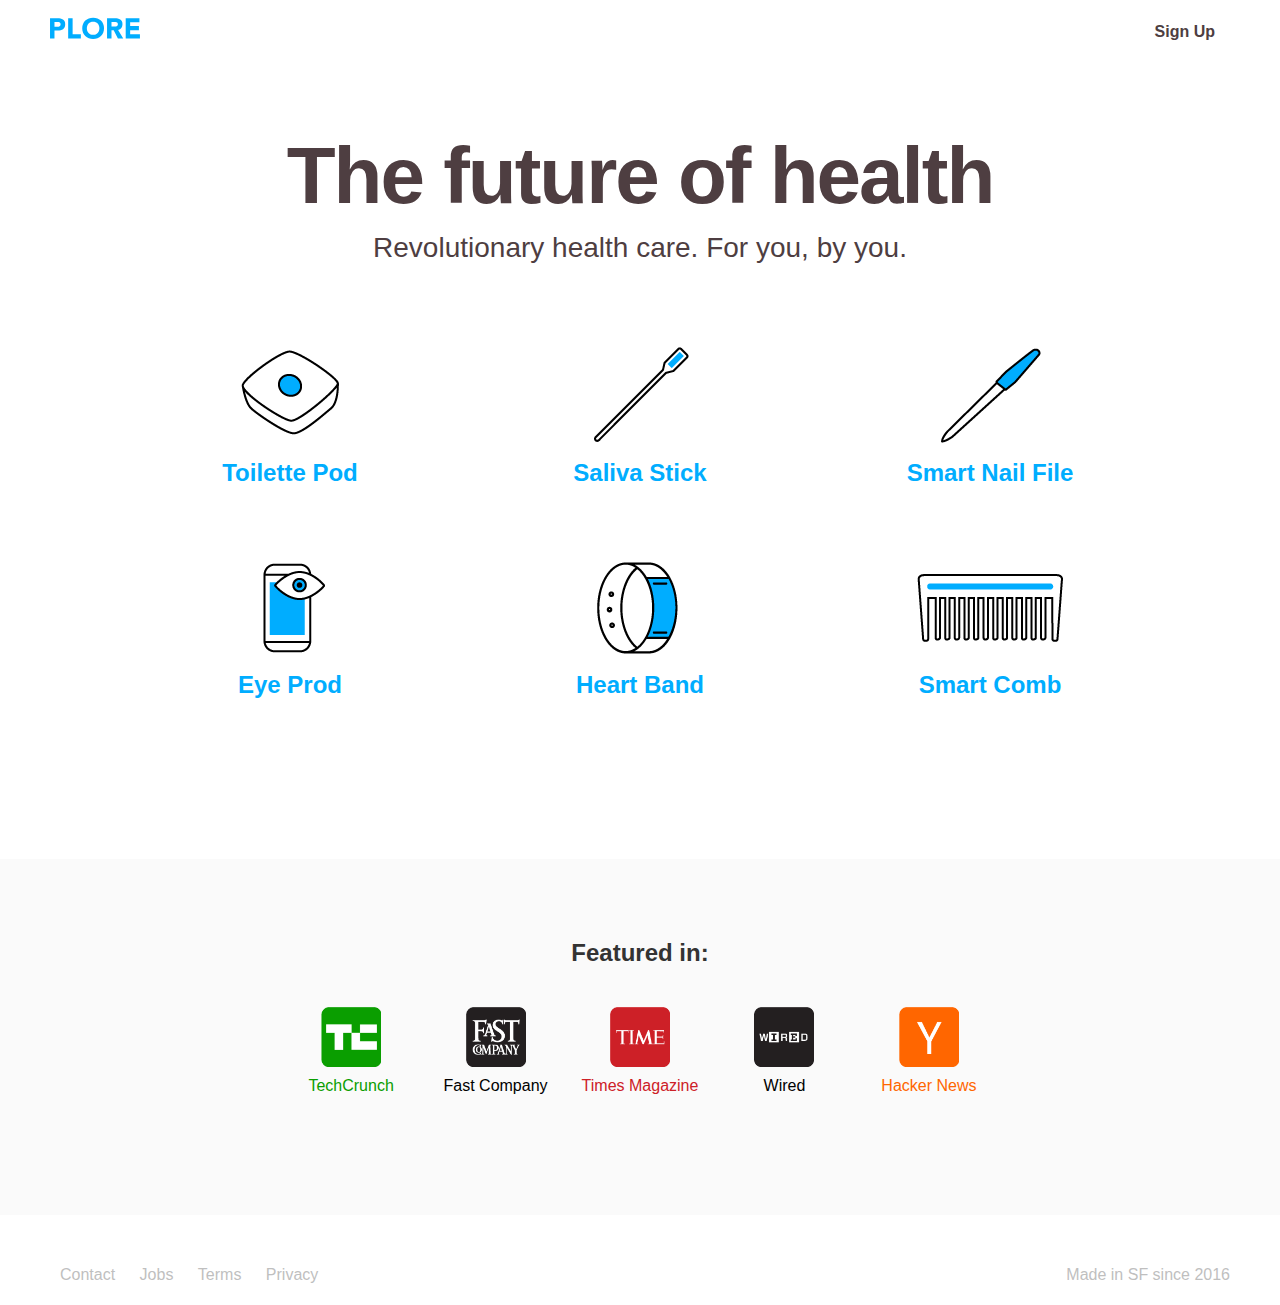
<file: index.html>
<!DOCTYPE html>
<html class="html-v2">
  <head>
    <meta charset="utf-8">

      <title>Plore - Future of Health</title>

    <link href="css/styles.css" media="screen" rel="stylesheet" type="text/css" />
    <link rel="stylesheet" media="screen" href="https://fontlibrary.org/face/now-alt" type="text/css"/>
    <meta content="authenticity_token" name="csrf-param" />
<meta content="NfI6MSr1rzEjMLvfCQsoJHecM2i6Ci4FKxVV5Ephlls=" name="csrf-token" />
    <link href="icons/favicon.png" rel="shortcut icon" type="image/vnd.microsoft.icon" />
    <link href="plore-icon-57x57.png" rel="apple-touch-icon-precomposed" sizes="57x57"></link>
    <link href="plore-icon-114x114.png" rel="apple-touch-icon-precomposed" sizes="114x114"></link>
    <link href="plore-icon-72x72.png" rel="apple-touch-icon-precomposed" sizes="72x72"></link>
    <link href="plore-icon-144x144.png" rel="apple-touch-icon-precomposed" sizes="144x144"></link>
    <meta content="text/html; charset=UTF-8" http-equiv="Content-Type"/>
<meta content="IE=Edge,chrome=1" http-equiv="X-UA-Compatible"/>
<script type="text/javascript">window.NREUM||(NREUM={});NREUM.info={"beacon":"bam.nr-data.net","errorBeacon":"bam.nr-data.net","licenseKey":"673a997f39","applicationID":"2986034","transactionName":"egxdTUcJWwgBShgSBxYRXFZBSUQMC08=","queueTime":1,"applicationTime":59,"agent":"js-agent.newrelic.com/nr-768.min.js"}</script>
<meta name="author" content="Plore" />


  <meta content="Plore - Future of Health." name="description"/>
  <meta content="Plore - Future of Health" name="keywords"/>
  <meta content="Copyright 2016 Plore Inc." name="copyright"/>
  <meta content="#00adff" name="theme-color"/>

  <meta content="Plore - Future of Health" property="og:site_name"/>

  <meta content="Plore" property="og:title"/>
  <meta content="Plore - Future of Health." property="og:description"/>
  <meta content="website" property="og:type"/>
  <meta content="images/plore-logo.png" property="og:image"/>

  <meta content="all" name="robots"/>

    <meta name="viewport" content="width=device-width, initial-scale=1, maximum-scale=10">
    <script src="js/script.js" type="text/javascript"></script>
  </head>

  <body id="v2-root-body" class="body-v2">
    <header>
      <div class="header-content container">
        <a href="/">
          <img class="logo" src="icons/plore.svg" />
</a>
        <nav>
          <ul class="header-menu">
              <li><a href="join.html" class="btn-primary">Sign Up</a></li>
          </ul>

        </nav>
      </div>
    </header>

    <main class="main-wrapper">
      <div class="showcase">
  <section class="header container">
    <h1>The future of health</h1>
    <h2>Revolutionary health care. For you, by you.</h2>
  </section>

  <section class="categories container">
    <ul>
        <li class="category" id="category-iot">
          <a href="toilette-pod.html">
            <img alt="Toilette Pod" class="thumbnail" src="images/pod.png" />
            <h3> Toilette Pod </h3>
</a></li>        <li class="category" id="category-social">
          <a href="saliva-stick.html">
            <img alt="Saliva Stick" class="thumbnail" src="images/stick.png" />
            <h3> Saliva Stick </h3>
</a></li>        <li class="category" id="category-work">
          <a href="smart-nail-file.html">
            <img alt="Smart Nail File" class="thumbnail" src="images/nail.png" />
            <h3> Smart Nail File </h3>
</a></li>        <li class="category" id="category-news_alerts">
          <a href="eye-prod.html">
            <img alt="Eye Prod" class="thumbnail" src="images/eye.png" />
            <h3> Eye Prod </h3>
</a></li>        <li class="category" id="category-fitness">
          <a href="heart-band.html">
            <img alt="Heart Band" class="thumbnail" src="images/band.png" />
            <h3> Heart Band </h3>
</a></li>        <li class="category" id="category-shopping">
          <a href="smart-comb.html">
            <img alt="Smart Comb" class="thumbnail" src="images/comb.png" />
            <h3> Smart Comb </h3>
</a></li>    </ul>
  </section>

  <section class="integrations">
    <h3>Featured in:</h3>
    <ul>
        <li>
          <a href="http://TechCrunch.com">
            <img alt="TechCrunch" src="icons/techcrunch.png" />
            <span style="color: #0a9e00;" class="hide-on-xs">TechCrunch</span>
</a>        </li>
        <li>
          <a href="http://fastcompany.com">
            <img alt="Fast Company" src="icons/fastco.png" />
            <span style="color: #000000;" class="hide-on-xs">Fast Company</span>
</a>        </li>
        <li>
          <a href="http://time.com">
            <img alt="Times Magazine" src="icons/times.png" />
            <span style="color: #cd2027;" class="hide-on-xs">Times Magazine</span>
</a>        </li>
        <li>
          <a href="http://wired.com/">
            <img alt="Wired" src="icons/wired.png" />
            <span style="color: #000000;" class="hide-on-xs">Wired</span>
</a>        </li>
        <li>
          <a href="http://news.ycombinator.com">
            <img alt="Hacker News" src="icons/hackernews.png" />
            <span style="color: #ff6600;" class="hide-on-xs">Hacker News</span>
</a>        </li>
    </ul>

      </section>
</div>

    </main>

    <footer class="main-footer container">
      <nav>
        <a href="contact.html">Contact</a>
        <a href="jobs.html">Jobs</a>
        <a href="terms.html">Terms</a>
        <a href="privacy.html">Privacy</a>
      </nav>

      <div class="made-in">
        <span>Made in SF <span class="hide-on-xs">since 2016</span></span>
      </div>
    </footer>
  </body>
</html>
</file>
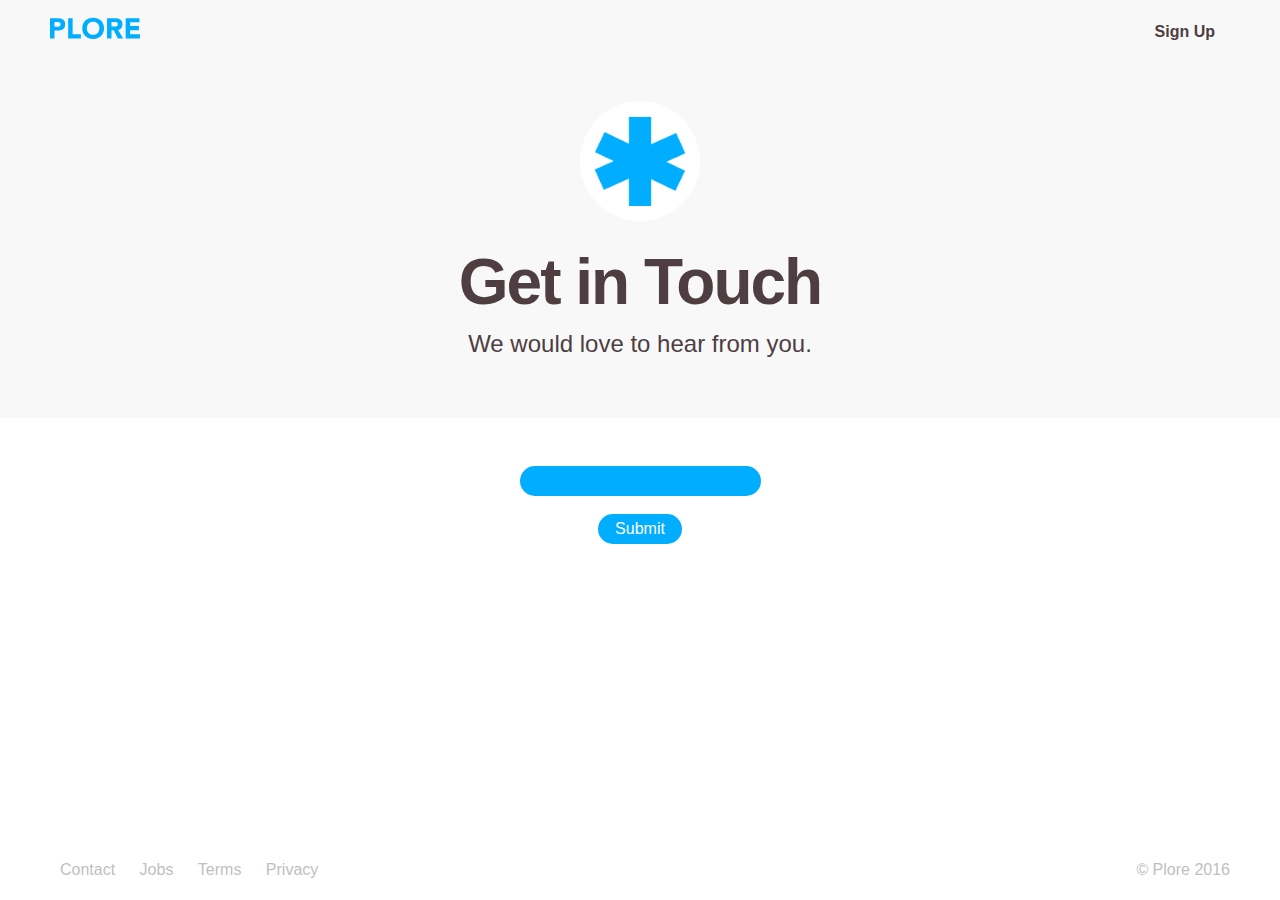
<file: contact.html>
<!DOCTYPE html>
<html class="html-v2">
  <head>
    <meta charset="utf-8">

      <title>Plore - Future of Health</title>

    <link href="css/styles.css" media="screen" rel="stylesheet" type="text/css" />
    <meta content="authenticity_token" name="csrf-param" />
<meta content="NfI6MSr1rzEjMLvfCQsoJHecM2i6Ci4FKxVV5Ephlls=" name="csrf-token" />
    <link href="icons/favicon.png" rel="shortcut icon" type="image/vnd.microsoft.icon" />
    <link href="plore-icon-57x57.png" rel="apple-touch-icon-precomposed" sizes="57x57"></link>
    <link href="plore-icon-114x114.png" rel="apple-touch-icon-precomposed" sizes="114x114"></link>
    <link href="plore-icon-72x72.png" rel="apple-touch-icon-precomposed" sizes="72x72"></link>
    <link href="plore-icon-144x144.png" rel="apple-touch-icon-precomposed" sizes="144x144"></link>
    <meta content="text/html; charset=UTF-8" http-equiv="Content-Type"/>
<meta content="IE=Edge,chrome=1" http-equiv="X-UA-Compatible"/>
<script type="text/javascript">window.NREUM||(NREUM={});NREUM.info={"beacon":"bam.nr-data.net","errorBeacon":"bam.nr-data.net","licenseKey":"673a997f39","applicationID":"2986034","transactionName":"egxdTUcJWwgBShgSBxYAUk1QAVgWDV1ES0ZRDEQ=","queueTime":1,"applicationTime":34,"agent":"js-agent.newrelic.com/nr-768.min.js"}</script>
<script type="text/javascript">(window.NREUM||(NREUM={})).loader_config={xpid:"VwAOU1RRGwEJXFdSBAU="};window.NREUM||(NREUM={}),__nr_require=function(t,e,n){function r(n){if(!e[n]){var o=e[n]={exports:{}};t[n][0].call(o.exports,function(e){var o=t[n][1][e];return r(o||e)},o,o.exports)}return e[n].exports}if("function"==typeof __nr_require)return __nr_require;for(var o=0;o<n.length;o++)r(n[o]);return r}({QJf3ax:[function(t,e){function n(t){function e(e,n,a){t&&t(e,n,a),a||(a={});for(var c=s(e),f=c.length,u=i(a,o,r),d=0;f>d;d++)c[d].apply(u,n);return u}function a(t,e){f[t]=s(t).concat(e)}function s(t){return f[t]||[]}function c(){return n(e)}var f={};return{on:a,emit:e,create:c,listeners:s,_events:f}}function r(){return{}}var o="nr@context",i=t("gos");e.exports=n()},{gos:"7eSDFh"}],ee:[function(t,e){e.exports=t("QJf3ax")},{}],3:[function(t){function e(t){try{i.console&&console.log(t)}catch(e){}}var n,r=t("ee"),o=t(1),i={};try{n=localStorage.getItem("__nr_flags").split(","),console&&"function"==typeof console.log&&(i.console=!0,-1!==n.indexOf("dev")&&(i.dev=!0),-1!==n.indexOf("nr_dev")&&(i.nrDev=!0))}catch(a){}i.nrDev&&r.on("internal-error",function(t){e(t.stack)}),i.dev&&r.on("fn-err",function(t,n,r){e(r.stack)}),i.dev&&(e("NR AGENT IN DEVELOPMENT MODE"),e("flags: "+o(i,function(t){return t}).join(", ")))},{1:24,ee:"QJf3ax"}],4:[function(t){function e(t,e,n,i,s){try{c?c-=1:r("err",[s||new UncaughtException(t,e,n)])}catch(f){try{r("ierr",[f,(new Date).getTime(),!0])}catch(u){}}return"function"==typeof a?a.apply(this,o(arguments)):!1}function UncaughtException(t,e,n){this.message=t||"Uncaught error with no additional information",this.sourceURL=e,this.line=n}function n(t){r("err",[t,(new Date).getTime()])}var r=t("handle"),o=t(6),i=t("ee"),a=window.onerror,s=!1,c=0;t("loader").features.err=!0,t(5),window.onerror=e;try{throw new Error}catch(f){"stack"in f&&(t(1),t(2),"addEventListener"in window&&t(3),window.XMLHttpRequest&&XMLHttpRequest.prototype&&XMLHttpRequest.prototype.addEventListener&&window.XMLHttpRequest&&XMLHttpRequest.prototype&&XMLHttpRequest.prototype.addEventListener&&!/CriOS/.test(navigator.userAgent)&&t(4),s=!0)}i.on("fn-start",function(){s&&(c+=1)}),i.on("fn-err",function(t,e,r){s&&(this.thrown=!0,n(r))}),i.on("fn-end",function(){s&&!this.thrown&&c>0&&(c-=1)}),i.on("internal-error",function(t){r("ierr",[t,(new Date).getTime(),!0])})},{1:11,2:10,3:8,4:12,5:3,6:25,ee:"QJf3ax",handle:"D5DuLP",loader:"G9z0Bl"}],5:[function(t){if(window.addEventListener){var e=t("handle"),n=t("ee");t(1),window.addEventListener("click",function(){e("inc",["ck"])},!1),window.addEventListener("hashchange",function(){e("inc",["hc"])},!1),n.on("pushState-start",function(){e("inc",["ps"])})}},{1:9,ee:"QJf3ax",handle:"D5DuLP"}],6:[function(t){t("loader").features.ins=!0},{loader:"G9z0Bl"}],7:[function(t){function e(){}if(window.performance&&window.performance.timing&&window.performance.getEntriesByType){var n=t("ee"),r=t("handle"),o=t(1),i=t(2);t("loader").features.stn=!0,t(3);var a=Event;n.on("fn-start",function(t){var e=t[0];e instanceof a&&(this.bstStart=Date.now())}),n.on("fn-end",function(t,e){var n=t[0];n instanceof a&&r("bst",[n,e,this.bstStart,Date.now()])}),o.on("fn-start",function(t,e,n){this.bstStart=Date.now(),this.bstType=n}),o.on("fn-end",function(t,e){r("bstTimer",[e,this.bstStart,Date.now(),this.bstType])}),i.on("fn-start",function(){this.bstStart=Date.now()}),i.on("fn-end",function(t,e){r("bstTimer",[e,this.bstStart,Date.now(),"requestAnimationFrame"])}),n.on("pushState-start",function(){this.time=Date.now(),this.startPath=location.pathname+location.hash}),n.on("pushState-end",function(){r("bstHist",[location.pathname+location.hash,this.startPath,this.time])}),"addEventListener"in window.performance&&(window.performance.addEventListener("webkitresourcetimingbufferfull",function(){r("bstResource",[window.performance.getEntriesByType("resource")]),window.performance.webkitClearResourceTimings()},!1),window.performance.addEventListener("resourcetimingbufferfull",function(){r("bstResource",[window.performance.getEntriesByType("resource")]),window.performance.clearResourceTimings()},!1)),document.addEventListener("scroll",e,!1),document.addEventListener("keypress",e,!1),document.addEventListener("click",e,!1)}},{1:11,2:10,3:9,ee:"QJf3ax",handle:"D5DuLP",loader:"G9z0Bl"}],8:[function(t,e){function n(t){i.inPlace(t,["addEventListener","removeEventListener"],"-",r)}function r(t){return t[1]}var o=t("ee").create(),i=t(1)(o),a=t("gos");if(e.exports=o,n(window),"getPrototypeOf"in Object){for(var s=document;s&&!s.hasOwnProperty("addEventListener");)s=Object.getPrototypeOf(s);s&&n(s);for(var c=XMLHttpRequest.prototype;c&&!c.hasOwnProperty("addEventListener");)c=Object.getPrototypeOf(c);c&&n(c)}else XMLHttpRequest.prototype.hasOwnProperty("addEventListener")&&n(XMLHttpRequest.prototype);o.on("addEventListener-start",function(t,e){function n(){return s}if(t[1]){var r=t[1];if("function"==typeof r){var s=a(r,"nr@wrapped",function(){return i(r,"fn-",n,r.name||"anonymous")});this.wrapped=t[1]=s,o.emit("initEventContext",[t,e],this.wrapped)}else"function"==typeof r.handleEvent&&i.inPlace(r,["handleEvent"],"fn-")}}),o.on("removeEventListener-start",function(t){var e=this.wrapped;e&&(t[1]=e)})},{1:26,ee:"QJf3ax",gos:"7eSDFh"}],9:[function(t,e){var n=t("ee").create(),r=t(1)(n);e.exports=n,r.inPlace(window.history,["pushState","replaceState"],"-")},{1:26,ee:"QJf3ax"}],10:[function(t,e){var n=t("ee").create(),r=t(1)(n);e.exports=n,r.inPlace(window,["requestAnimationFrame","mozRequestAnimationFrame","webkitRequestAnimationFrame","msRequestAnimationFrame"],"raf-"),n.on("raf-start",function(t){t[0]=r(t[0],"fn-")})},{1:26,ee:"QJf3ax"}],11:[function(t,e){function n(t,e,n){t[0]=i(t[0],"fn-",null,n)}function r(t,e,n){function r(){return a}this.ctx={};var a={"nr@context":this.ctx};o.emit("initTimerContext",[t,n],a),t[0]=i(t[0],"fn-",r,n)}var o=t("ee").create(),i=t(1)(o);e.exports=o,i.inPlace(window,["setTimeout","setImmediate"],"setTimer-"),i.inPlace(window,["setInterval"],"setInterval-"),i.inPlace(window,["clearTimeout","clearImmediate"],"clearTimeout-"),o.on("setInterval-start",n),o.on("setTimer-start",r)},{1:26,ee:"QJf3ax"}],12:[function(t,e){function n(){f.inPlace(this,p,"fn-",o)}function r(t,e){f.inPlace(e,["onreadystatechange"],"fn-")}function o(t,e){return e}function i(t,e){for(var n in t)e[n]=t[n];return e}var a=t("ee").create(),s=t(1),c=t(2),f=c(a),u=c(s),d=window.XMLHttpRequest,p=["onload","onerror","onabort","onloadstart","onloadend","onprogress","ontimeout"];e.exports=a,window.XMLHttpRequest=function(t){var e=new d(t);try{a.emit("new-xhr",[],e),e.hasOwnProperty("addEventListener")&&u.inPlace(e,["addEventListener","removeEventListener"],"-",o),e.addEventListener("readystatechange",n,!1)}catch(r){try{a.emit("internal-error",[r])}catch(i){}}return e},i(d,XMLHttpRequest),XMLHttpRequest.prototype=d.prototype,f.inPlace(XMLHttpRequest.prototype,["open","send"],"-xhr-",o),a.on("send-xhr-start",r),a.on("open-xhr-start",r)},{1:8,2:26,ee:"QJf3ax"}],13:[function(t){function e(t){var e=this.params,r=this.metrics;if(!this.ended){this.ended=!0;for(var i=0;c>i;i++)t.removeEventListener(s[i],this.listener,!1);if(!e.aborted){if(r.duration=(new Date).getTime()-this.startTime,4===t.readyState){e.status=t.status;var a=t.responseType,f="arraybuffer"===a||"blob"===a||"json"===a?t.response:t.responseText,u=n(f);if(u&&(r.rxSize=u),this.sameOrigin){var d=t.getResponseHeader("X-NewRelic-App-Data");d&&(e.cat=d.split(", ").pop())}}else e.status=0;r.cbTime=this.cbTime,o("xhr",[e,r,this.startTime])}}}function n(t){if("string"==typeof t&&t.length)return t.length;if("object"!=typeof t)return void 0;if("undefined"!=typeof ArrayBuffer&&t instanceof ArrayBuffer&&t.byteLength)return t.byteLength;if("undefined"!=typeof Blob&&t instanceof Blob&&t.size)return t.size;if("undefined"!=typeof FormData&&t instanceof FormData)return void 0;try{return JSON.stringify(t).length}catch(e){return void 0}}function r(t,e){var n=i(e),r=t.params;r.host=n.hostname+":"+n.port,r.pathname=n.pathname,t.sameOrigin=n.sameOrigin}if(window.XMLHttpRequest&&XMLHttpRequest.prototype&&XMLHttpRequest.prototype.addEventListener&&!/CriOS/.test(navigator.userAgent)){t("loader").features.xhr=!0;var o=t("handle"),i=t(2),a=t("ee"),s=["load","error","abort","timeout"],c=s.length,f=t(1),u=window.XMLHttpRequest;t(4),t(3),a.on("new-xhr",function(){this.totalCbs=0,this.called=0,this.cbTime=0,this.end=e,this.ended=!1,this.xhrGuids={}}),a.on("open-xhr-start",function(t){this.params={method:t[0]},r(this,t[1]),this.metrics={}}),a.on("open-xhr-end",function(t,e){"loader_config"in NREUM&&"xpid"in NREUM.loader_config&&this.sameOrigin&&e.setRequestHeader("X-NewRelic-ID",NREUM.loader_config.xpid)}),a.on("send-xhr-start",function(t,e){var r=this.metrics,o=t[0],i=this;if(r&&o){var f=n(o);f&&(r.txSize=f)}this.startTime=(new Date).getTime(),this.listener=function(t){try{"abort"===t.type&&(i.params.aborted=!0),("load"!==t.type||i.called===i.totalCbs&&(i.onloadCalled||"function"!=typeof e.onload))&&i.end(e)}catch(n){try{a.emit("internal-error",[n])}catch(r){}}};for(var u=0;c>u;u++)e.addEventListener(s[u],this.listener,!1)}),a.on("xhr-cb-time",function(t,e,n){this.cbTime+=t,e?this.onloadCalled=!0:this.called+=1,this.called!==this.totalCbs||!this.onloadCalled&&"function"==typeof n.onload||this.end(n)}),a.on("xhr-load-added",function(t,e){var n=""+f(t)+!!e;this.xhrGuids&&!this.xhrGuids[n]&&(this.xhrGuids[n]=!0,this.totalCbs+=1)}),a.on("xhr-load-removed",function(t,e){var n=""+f(t)+!!e;this.xhrGuids&&this.xhrGuids[n]&&(delete this.xhrGuids[n],this.totalCbs-=1)}),a.on("addEventListener-end",function(t,e){e instanceof u&&"load"===t[0]&&a.emit("xhr-load-added",[t[1],t[2]],e)}),a.on("removeEventListener-end",function(t,e){e instanceof u&&"load"===t[0]&&a.emit("xhr-load-removed",[t[1],t[2]],e)}),a.on("fn-start",function(t,e,n){e instanceof u&&("onload"===n&&(this.onload=!0),("load"===(t[0]&&t[0].type)||this.onload)&&(this.xhrCbStart=(new Date).getTime()))}),a.on("fn-end",function(t,e){this.xhrCbStart&&a.emit("xhr-cb-time",[(new Date).getTime()-this.xhrCbStart,this.onload,e],e)})}},{1:"XL7HBI",2:14,3:12,4:8,ee:"QJf3ax",handle:"D5DuLP",loader:"G9z0Bl"}],14:[function(t,e){e.exports=function(t){var e=document.createElement("a"),n=window.location,r={};e.href=t,r.port=e.port;var o=e.href.split("://");return!r.port&&o[1]&&(r.port=o[1].split("/")[0].split("@").pop().split(":")[1]),r.port&&"0"!==r.port||(r.port="https"===o[0]?"443":"80"),r.hostname=e.hostname||n.hostname,r.pathname=e.pathname,r.protocol=o[0],"/"!==r.pathname.charAt(0)&&(r.pathname="/"+r.pathname),r.sameOrigin=!e.hostname||e.hostname===document.domain&&e.port===n.port&&e.protocol===n.protocol,r}},{}],15:[function(t,e){function n(t){return function(){r(t,[(new Date).getTime()].concat(i(arguments)))}}var r=t("handle"),o=t(1),i=t(2);"undefined"==typeof window.newrelic&&(newrelic=window.NREUM);var a=["setPageViewName","addPageAction","setCustomAttribute","finished","addToTrace","inlineHit","noticeError"];o(a,function(t,e){window.NREUM[e]=n("api-"+e)}),e.exports=window.NREUM},{1:24,2:25,handle:"D5DuLP"}],gos:[function(t,e){e.exports=t("7eSDFh")},{}],"7eSDFh":[function(t,e){function n(t,e,n){if(r.call(t,e))return t[e];var o=n();if(Object.defineProperty&&Object.keys)try{return Object.defineProperty(t,e,{value:o,writable:!0,enumerable:!1}),o}catch(i){}return t[e]=o,o}var r=Object.prototype.hasOwnProperty;e.exports=n},{}],D5DuLP:[function(t,e){function n(t,e,n){return r.listeners(t).length?r.emit(t,e,n):void(r.q&&(r.q[t]||(r.q[t]=[]),r.q[t].push(e)))}var r=t("ee").create();e.exports=n,n.ee=r,r.q={}},{ee:"QJf3ax"}],handle:[function(t,e){e.exports=t("D5DuLP")},{}],XL7HBI:[function(t,e){function n(t){var e=typeof t;return!t||"object"!==e&&"function"!==e?-1:t===window?0:i(t,o,function(){return r++})}var r=1,o="nr@id",i=t("gos");e.exports=n},{gos:"7eSDFh"}],id:[function(t,e){e.exports=t("XL7HBI")},{}],G9z0Bl:[function(t,e){function n(){var t=p.info=NREUM.info,e=f.getElementsByTagName("script")[0];if(t&&t.licenseKey&&t.applicationID&&e){s(d,function(e,n){e in t||(t[e]=n)});var n="https"===u.split(":")[0]||t.sslForHttp;p.proto=n?"https://":"http://",a("mark",["onload",i()]);var r=f.createElement("script");r.src=p.proto+t.agent,e.parentNode.insertBefore(r,e)}}function r(){"complete"===f.readyState&&o()}function o(){a("mark",["domContent",i()])}function i(){return(new Date).getTime()}var a=t("handle"),s=t(1),c=window,f=c.document;t(2);var u=(""+location).split("?")[0],d={beacon:"bam.nr-data.net",errorBeacon:"bam.nr-data.net",agent:"js-agent.newrelic.com/nr-768.min.js"},p=e.exports={offset:i(),origin:u,features:{}};f.addEventListener?(f.addEventListener("DOMContentLoaded",o,!1),c.addEventListener("load",n,!1)):(f.attachEvent("onreadystatechange",r),c.attachEvent("onload",n)),a("mark",["firstbyte",i()])},{1:24,2:15,handle:"D5DuLP"}],loader:[function(t,e){e.exports=t("G9z0Bl")},{}],24:[function(t,e){function n(t,e){var n=[],o="",i=0;for(o in t)r.call(t,o)&&(n[i]=e(o,t[o]),i+=1);return n}var r=Object.prototype.hasOwnProperty;e.exports=n},{}],25:[function(t,e){function n(t,e,n){e||(e=0),"undefined"==typeof n&&(n=t?t.length:0);for(var r=-1,o=n-e||0,i=Array(0>o?0:o);++r<o;)i[r]=t[e+r];return i}e.exports=n},{}],26:[function(t,e){function n(t){return!(t&&"function"==typeof t&&t.apply&&!t[i])}var r=t("ee"),o=t(1),i="nr@original",a=Object.prototype.hasOwnProperty;e.exports=function(t){function e(t,e,r,a){function nrWrapper(){var n,i,s,f;try{i=this,n=o(arguments),s=r&&r(n,i)||{}}catch(d){u([d,"",[n,i,a],s])}c(e+"start",[n,i,a],s);try{return f=t.apply(i,n)}catch(p){throw c(e+"err",[n,i,p],s),p}finally{c(e+"end",[n,i,f],s)}}return n(t)?t:(e||(e=""),nrWrapper[i]=t,f(t,nrWrapper),nrWrapper)}function s(t,r,o,i){o||(o="");var a,s,c,f="-"===o.charAt(0);for(c=0;c<r.length;c++)s=r[c],a=t[s],n(a)||(t[s]=e(a,f?s+o:o,i,s))}function c(e,n,r){try{t.emit(e,n,r)}catch(o){u([o,e,n,r])}}function f(t,e){if(Object.defineProperty&&Object.keys)try{var n=Object.keys(t);return n.forEach(function(n){Object.defineProperty(e,n,{get:function(){return t[n]},set:function(e){return t[n]=e,e}})}),e}catch(r){u([r])}for(var o in t)a.call(t,o)&&(e[o]=t[o]);return e}function u(e){try{t.emit("internal-error",e)}catch(n){}}return t||(t=r),e.inPlace=s,e.flag=i,e}},{1:25,ee:"QJf3ax"}]},{},["G9z0Bl",4,13,7,6,5]);</script>
<meta name="author" content="Plore" />


  <meta content="Plore - Future of Health." name="description"/>
  <meta content="Plore - Future of Health" name="keywords"/>
  <meta content="Copyright 2016 Plore Inc." name="copyright"/>
  <meta content="#00adff" name="theme-color"/>

  <meta content="Plore - Future of Health" property="og:site_name"/>

  <meta content="Plore" property="og:title"/>
  <meta content="Plore - Future of Health." property="og:description"/>
  <meta content="website" property="og:type"/>
  <meta content="images/plore-logo.png" property="og:image"/>

  <meta content="all" name="robots"/>

    <meta name="viewport" content="width=device-width, initial-scale=1, maximum-scale=10">
    <script src="js/script.js" type="text/javascript"></script>
  </head>

  <body id="v2-categories-body" class="body-v2">
     <header>
      <div class="header-content container">
        <a href="/">
          <img class="logo" src="icons/plore.svg" />
</a>
        <nav>
          <ul class="header-menu">
              <li><a href="join.html" class="btn-primary">Sign Up</a></li>
          </ul>

        </nav>
      </div>
    </header>

    <main class="main-wrapper">
      <div class="category">
  <section class="header">
    <div class="category-logo">
      <span class="logo" style="background-image: url('images/contact-header-hero.png');"></span>
    </div>

    <h1>Get in Touch</h1>
    <h3>We would love to hear from you.</h3>
  </section>

  <section class="recipes">
    <ul>
        <li id="recipe-category-item-94447-at-sunset-turn-on-your-lights">
          <div class="item-content">


            <input type="text" class="learn-more btn-primary" name="mail" value=""></br>
            <a href="contact.html" class="learn-more btn-primary">Submit</a>
          </div>
</li>      </ul>
  </section>


</div>

    </main>

    <footer class="main-footer container">
      <nav>
        <a href="/contact">Contact</a>
        <a href="/jobs">Jobs</a>
        <a href="/terms">Terms</a>
        <a href="/privacy">Privacy</a>
      </nav>

      <div class="made-in">
       <span><span class="hide-on-xs">© Plore 2016</span></span>
      </div>
    </footer>

  </body>
</html>
</file>
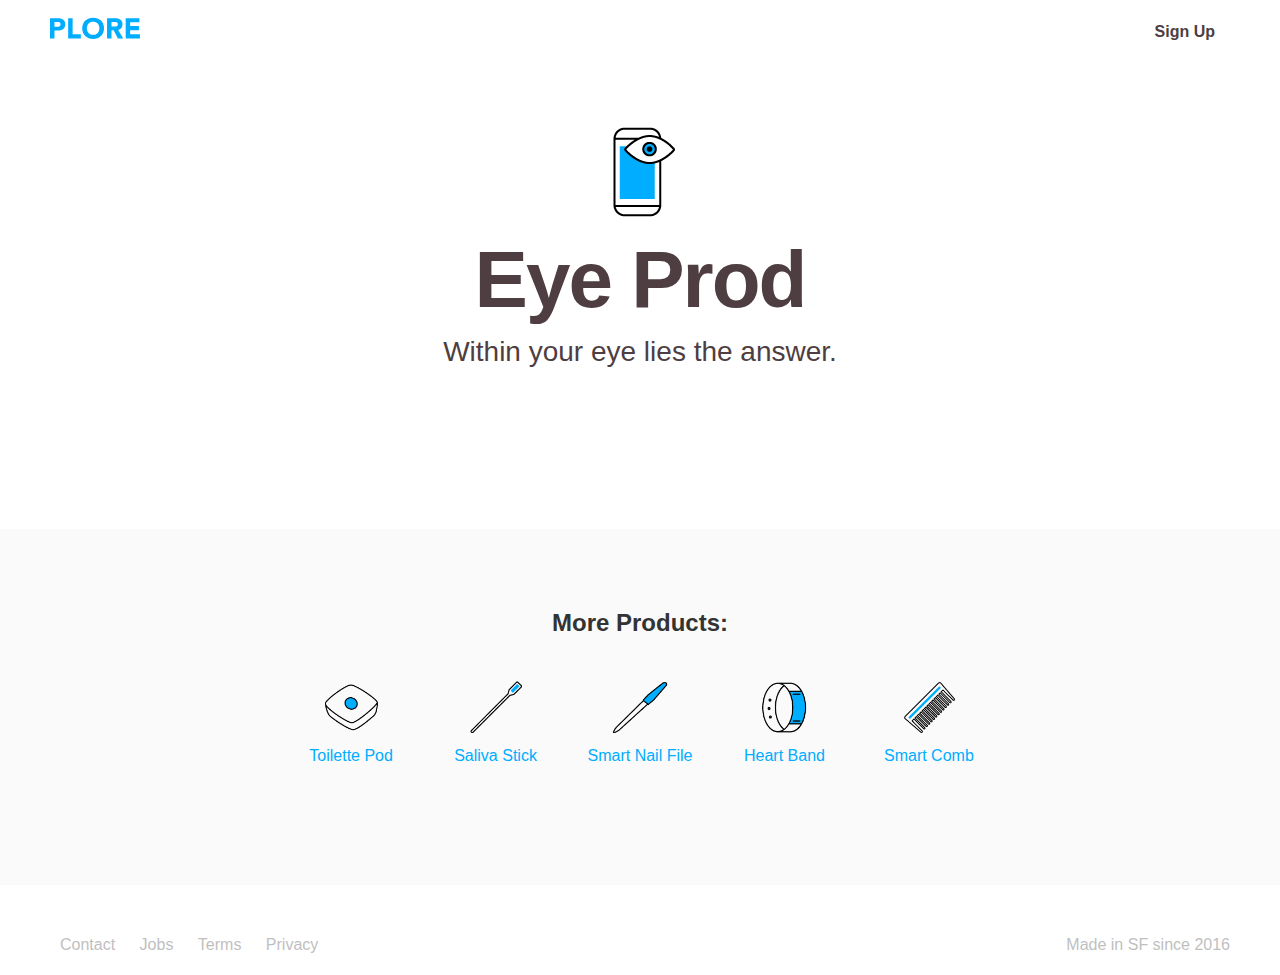
<file: eye-prod.html>
<!DOCTYPE html>
<html class="html-v2">
  <head>
    <meta charset="utf-8">

      <title>Plore - Future of Health</title>

    <link href="css/styles.css" media="screen" rel="stylesheet" type="text/css" />
    <meta content="authenticity_token" name="csrf-param" />
<meta content="NfI6MSr1rzEjMLvfCQsoJHecM2i6Ci4FKxVV5Ephlls=" name="csrf-token" />
    <link href="icons/favicon.png" rel="shortcut icon" type="image/vnd.microsoft.icon" />
    <link href="plore-icon-57x57.png" rel="apple-touch-icon-precomposed" sizes="57x57"></link>
    <link href="plore-icon-114x114.png" rel="apple-touch-icon-precomposed" sizes="114x114"></link>
    <link href="plore-icon-72x72.png" rel="apple-touch-icon-precomposed" sizes="72x72"></link>
    <link href="plore-icon-144x144.png" rel="apple-touch-icon-precomposed" sizes="144x144"></link>
    <meta content="text/html; charset=UTF-8" http-equiv="Content-Type"/>
<meta content="IE=Edge,chrome=1" http-equiv="X-UA-Compatible"/>
<script type="text/javascript">window.NREUM||(NREUM={});NREUM.info={"beacon":"bam.nr-data.net","errorBeacon":"bam.nr-data.net","licenseKey":"673a997f39","applicationID":"2986034","transactionName":"egxdTUcJWwgBShgSBxYRXFZBSUQMC08=","queueTime":1,"applicationTime":59,"agent":"js-agent.newrelic.com/nr-768.min.js"}</script>
<script type="text/javascript">(window.NREUM||(NREUM={})).loader_config={xpid:"VwAOU1RRGwEJXFdSBAU="};window.NREUM||(NREUM={}),__nr_require=function(t,e,n){function r(n){if(!e[n]){var o=e[n]={exports:{}};t[n][0].call(o.exports,function(e){var o=t[n][1][e];return r(o||e)},o,o.exports)}return e[n].exports}if("function"==typeof __nr_require)return __nr_require;for(var o=0;o<n.length;o++)r(n[o]);return r}({QJf3ax:[function(t,e){function n(t){function e(e,n,a){t&&t(e,n,a),a||(a={});for(var c=s(e),f=c.length,u=i(a,o,r),d=0;f>d;d++)c[d].apply(u,n);return u}function a(t,e){f[t]=s(t).concat(e)}function s(t){return f[t]||[]}function c(){return n(e)}var f={};return{on:a,emit:e,create:c,listeners:s,_events:f}}function r(){return{}}var o="nr@context",i=t("gos");e.exports=n()},{gos:"7eSDFh"}],ee:[function(t,e){e.exports=t("QJf3ax")},{}],3:[function(t){function e(t){try{i.console&&console.log(t)}catch(e){}}var n,r=t("ee"),o=t(1),i={};try{n=localStorage.getItem("__nr_flags").split(","),console&&"function"==typeof console.log&&(i.console=!0,-1!==n.indexOf("dev")&&(i.dev=!0),-1!==n.indexOf("nr_dev")&&(i.nrDev=!0))}catch(a){}i.nrDev&&r.on("internal-error",function(t){e(t.stack)}),i.dev&&r.on("fn-err",function(t,n,r){e(r.stack)}),i.dev&&(e("NR AGENT IN DEVELOPMENT MODE"),e("flags: "+o(i,function(t){return t}).join(", ")))},{1:24,ee:"QJf3ax"}],4:[function(t){function e(t,e,n,i,s){try{c?c-=1:r("err",[s||new UncaughtException(t,e,n)])}catch(f){try{r("ierr",[f,(new Date).getTime(),!0])}catch(u){}}return"function"==typeof a?a.apply(this,o(arguments)):!1}function UncaughtException(t,e,n){this.message=t||"Uncaught error with no additional information",this.sourceURL=e,this.line=n}function n(t){r("err",[t,(new Date).getTime()])}var r=t("handle"),o=t(6),i=t("ee"),a=window.onerror,s=!1,c=0;t("loader").features.err=!0,t(5),window.onerror=e;try{throw new Error}catch(f){"stack"in f&&(t(1),t(2),"addEventListener"in window&&t(3),window.XMLHttpRequest&&XMLHttpRequest.prototype&&XMLHttpRequest.prototype.addEventListener&&window.XMLHttpRequest&&XMLHttpRequest.prototype&&XMLHttpRequest.prototype.addEventListener&&!/CriOS/.test(navigator.userAgent)&&t(4),s=!0)}i.on("fn-start",function(){s&&(c+=1)}),i.on("fn-err",function(t,e,r){s&&(this.thrown=!0,n(r))}),i.on("fn-end",function(){s&&!this.thrown&&c>0&&(c-=1)}),i.on("internal-error",function(t){r("ierr",[t,(new Date).getTime(),!0])})},{1:11,2:10,3:8,4:12,5:3,6:25,ee:"QJf3ax",handle:"D5DuLP",loader:"G9z0Bl"}],5:[function(t){if(window.addEventListener){var e=t("handle"),n=t("ee");t(1),window.addEventListener("click",function(){e("inc",["ck"])},!1),window.addEventListener("hashchange",function(){e("inc",["hc"])},!1),n.on("pushState-start",function(){e("inc",["ps"])})}},{1:9,ee:"QJf3ax",handle:"D5DuLP"}],6:[function(t){t("loader").features.ins=!0},{loader:"G9z0Bl"}],7:[function(t){function e(){}if(window.performance&&window.performance.timing&&window.performance.getEntriesByType){var n=t("ee"),r=t("handle"),o=t(1),i=t(2);t("loader").features.stn=!0,t(3);var a=Event;n.on("fn-start",function(t){var e=t[0];e instanceof a&&(this.bstStart=Date.now())}),n.on("fn-end",function(t,e){var n=t[0];n instanceof a&&r("bst",[n,e,this.bstStart,Date.now()])}),o.on("fn-start",function(t,e,n){this.bstStart=Date.now(),this.bstType=n}),o.on("fn-end",function(t,e){r("bstTimer",[e,this.bstStart,Date.now(),this.bstType])}),i.on("fn-start",function(){this.bstStart=Date.now()}),i.on("fn-end",function(t,e){r("bstTimer",[e,this.bstStart,Date.now(),"requestAnimationFrame"])}),n.on("pushState-start",function(){this.time=Date.now(),this.startPath=location.pathname+location.hash}),n.on("pushState-end",function(){r("bstHist",[location.pathname+location.hash,this.startPath,this.time])}),"addEventListener"in window.performance&&(window.performance.addEventListener("webkitresourcetimingbufferfull",function(){r("bstResource",[window.performance.getEntriesByType("resource")]),window.performance.webkitClearResourceTimings()},!1),window.performance.addEventListener("resourcetimingbufferfull",function(){r("bstResource",[window.performance.getEntriesByType("resource")]),window.performance.clearResourceTimings()},!1)),document.addEventListener("scroll",e,!1),document.addEventListener("keypress",e,!1),document.addEventListener("click",e,!1)}},{1:11,2:10,3:9,ee:"QJf3ax",handle:"D5DuLP",loader:"G9z0Bl"}],8:[function(t,e){function n(t){i.inPlace(t,["addEventListener","removeEventListener"],"-",r)}function r(t){return t[1]}var o=t("ee").create(),i=t(1)(o),a=t("gos");if(e.exports=o,n(window),"getPrototypeOf"in Object){for(var s=document;s&&!s.hasOwnProperty("addEventListener");)s=Object.getPrototypeOf(s);s&&n(s);for(var c=XMLHttpRequest.prototype;c&&!c.hasOwnProperty("addEventListener");)c=Object.getPrototypeOf(c);c&&n(c)}else XMLHttpRequest.prototype.hasOwnProperty("addEventListener")&&n(XMLHttpRequest.prototype);o.on("addEventListener-start",function(t,e){function n(){return s}if(t[1]){var r=t[1];if("function"==typeof r){var s=a(r,"nr@wrapped",function(){return i(r,"fn-",n,r.name||"anonymous")});this.wrapped=t[1]=s,o.emit("initEventContext",[t,e],this.wrapped)}else"function"==typeof r.handleEvent&&i.inPlace(r,["handleEvent"],"fn-")}}),o.on("removeEventListener-start",function(t){var e=this.wrapped;e&&(t[1]=e)})},{1:26,ee:"QJf3ax",gos:"7eSDFh"}],9:[function(t,e){var n=t("ee").create(),r=t(1)(n);e.exports=n,r.inPlace(window.history,["pushState","replaceState"],"-")},{1:26,ee:"QJf3ax"}],10:[function(t,e){var n=t("ee").create(),r=t(1)(n);e.exports=n,r.inPlace(window,["requestAnimationFrame","mozRequestAnimationFrame","webkitRequestAnimationFrame","msRequestAnimationFrame"],"raf-"),n.on("raf-start",function(t){t[0]=r(t[0],"fn-")})},{1:26,ee:"QJf3ax"}],11:[function(t,e){function n(t,e,n){t[0]=i(t[0],"fn-",null,n)}function r(t,e,n){function r(){return a}this.ctx={};var a={"nr@context":this.ctx};o.emit("initTimerContext",[t,n],a),t[0]=i(t[0],"fn-",r,n)}var o=t("ee").create(),i=t(1)(o);e.exports=o,i.inPlace(window,["setTimeout","setImmediate"],"setTimer-"),i.inPlace(window,["setInterval"],"setInterval-"),i.inPlace(window,["clearTimeout","clearImmediate"],"clearTimeout-"),o.on("setInterval-start",n),o.on("setTimer-start",r)},{1:26,ee:"QJf3ax"}],12:[function(t,e){function n(){f.inPlace(this,p,"fn-",o)}function r(t,e){f.inPlace(e,["onreadystatechange"],"fn-")}function o(t,e){return e}function i(t,e){for(var n in t)e[n]=t[n];return e}var a=t("ee").create(),s=t(1),c=t(2),f=c(a),u=c(s),d=window.XMLHttpRequest,p=["onload","onerror","onabort","onloadstart","onloadend","onprogress","ontimeout"];e.exports=a,window.XMLHttpRequest=function(t){var e=new d(t);try{a.emit("new-xhr",[],e),e.hasOwnProperty("addEventListener")&&u.inPlace(e,["addEventListener","removeEventListener"],"-",o),e.addEventListener("readystatechange",n,!1)}catch(r){try{a.emit("internal-error",[r])}catch(i){}}return e},i(d,XMLHttpRequest),XMLHttpRequest.prototype=d.prototype,f.inPlace(XMLHttpRequest.prototype,["open","send"],"-xhr-",o),a.on("send-xhr-start",r),a.on("open-xhr-start",r)},{1:8,2:26,ee:"QJf3ax"}],13:[function(t){function e(t){var e=this.params,r=this.metrics;if(!this.ended){this.ended=!0;for(var i=0;c>i;i++)t.removeEventListener(s[i],this.listener,!1);if(!e.aborted){if(r.duration=(new Date).getTime()-this.startTime,4===t.readyState){e.status=t.status;var a=t.responseType,f="arraybuffer"===a||"blob"===a||"json"===a?t.response:t.responseText,u=n(f);if(u&&(r.rxSize=u),this.sameOrigin){var d=t.getResponseHeader("X-NewRelic-App-Data");d&&(e.cat=d.split(", ").pop())}}else e.status=0;r.cbTime=this.cbTime,o("xhr",[e,r,this.startTime])}}}function n(t){if("string"==typeof t&&t.length)return t.length;if("object"!=typeof t)return void 0;if("undefined"!=typeof ArrayBuffer&&t instanceof ArrayBuffer&&t.byteLength)return t.byteLength;if("undefined"!=typeof Blob&&t instanceof Blob&&t.size)return t.size;if("undefined"!=typeof FormData&&t instanceof FormData)return void 0;try{return JSON.stringify(t).length}catch(e){return void 0}}function r(t,e){var n=i(e),r=t.params;r.host=n.hostname+":"+n.port,r.pathname=n.pathname,t.sameOrigin=n.sameOrigin}if(window.XMLHttpRequest&&XMLHttpRequest.prototype&&XMLHttpRequest.prototype.addEventListener&&!/CriOS/.test(navigator.userAgent)){t("loader").features.xhr=!0;var o=t("handle"),i=t(2),a=t("ee"),s=["load","error","abort","timeout"],c=s.length,f=t(1),u=window.XMLHttpRequest;t(4),t(3),a.on("new-xhr",function(){this.totalCbs=0,this.called=0,this.cbTime=0,this.end=e,this.ended=!1,this.xhrGuids={}}),a.on("open-xhr-start",function(t){this.params={method:t[0]},r(this,t[1]),this.metrics={}}),a.on("open-xhr-end",function(t,e){"loader_config"in NREUM&&"xpid"in NREUM.loader_config&&this.sameOrigin&&e.setRequestHeader("X-NewRelic-ID",NREUM.loader_config.xpid)}),a.on("send-xhr-start",function(t,e){var r=this.metrics,o=t[0],i=this;if(r&&o){var f=n(o);f&&(r.txSize=f)}this.startTime=(new Date).getTime(),this.listener=function(t){try{"abort"===t.type&&(i.params.aborted=!0),("load"!==t.type||i.called===i.totalCbs&&(i.onloadCalled||"function"!=typeof e.onload))&&i.end(e)}catch(n){try{a.emit("internal-error",[n])}catch(r){}}};for(var u=0;c>u;u++)e.addEventListener(s[u],this.listener,!1)}),a.on("xhr-cb-time",function(t,e,n){this.cbTime+=t,e?this.onloadCalled=!0:this.called+=1,this.called!==this.totalCbs||!this.onloadCalled&&"function"==typeof n.onload||this.end(n)}),a.on("xhr-load-added",function(t,e){var n=""+f(t)+!!e;this.xhrGuids&&!this.xhrGuids[n]&&(this.xhrGuids[n]=!0,this.totalCbs+=1)}),a.on("xhr-load-removed",function(t,e){var n=""+f(t)+!!e;this.xhrGuids&&this.xhrGuids[n]&&(delete this.xhrGuids[n],this.totalCbs-=1)}),a.on("addEventListener-end",function(t,e){e instanceof u&&"load"===t[0]&&a.emit("xhr-load-added",[t[1],t[2]],e)}),a.on("removeEventListener-end",function(t,e){e instanceof u&&"load"===t[0]&&a.emit("xhr-load-removed",[t[1],t[2]],e)}),a.on("fn-start",function(t,e,n){e instanceof u&&("onload"===n&&(this.onload=!0),("load"===(t[0]&&t[0].type)||this.onload)&&(this.xhrCbStart=(new Date).getTime()))}),a.on("fn-end",function(t,e){this.xhrCbStart&&a.emit("xhr-cb-time",[(new Date).getTime()-this.xhrCbStart,this.onload,e],e)})}},{1:"XL7HBI",2:14,3:12,4:8,ee:"QJf3ax",handle:"D5DuLP",loader:"G9z0Bl"}],14:[function(t,e){e.exports=function(t){var e=document.createElement("a"),n=window.location,r={};e.href=t,r.port=e.port;var o=e.href.split("://");return!r.port&&o[1]&&(r.port=o[1].split("/")[0].split("@").pop().split(":")[1]),r.port&&"0"!==r.port||(r.port="https"===o[0]?"443":"80"),r.hostname=e.hostname||n.hostname,r.pathname=e.pathname,r.protocol=o[0],"/"!==r.pathname.charAt(0)&&(r.pathname="/"+r.pathname),r.sameOrigin=!e.hostname||e.hostname===document.domain&&e.port===n.port&&e.protocol===n.protocol,r}},{}],15:[function(t,e){function n(t){return function(){r(t,[(new Date).getTime()].concat(i(arguments)))}}var r=t("handle"),o=t(1),i=t(2);"undefined"==typeof window.newrelic&&(newrelic=window.NREUM);var a=["setPageViewName","addPageAction","setCustomAttribute","finished","addToTrace","inlineHit","noticeError"];o(a,function(t,e){window.NREUM[e]=n("api-"+e)}),e.exports=window.NREUM},{1:24,2:25,handle:"D5DuLP"}],gos:[function(t,e){e.exports=t("7eSDFh")},{}],"7eSDFh":[function(t,e){function n(t,e,n){if(r.call(t,e))return t[e];var o=n();if(Object.defineProperty&&Object.keys)try{return Object.defineProperty(t,e,{value:o,writable:!0,enumerable:!1}),o}catch(i){}return t[e]=o,o}var r=Object.prototype.hasOwnProperty;e.exports=n},{}],D5DuLP:[function(t,e){function n(t,e,n){return r.listeners(t).length?r.emit(t,e,n):void(r.q&&(r.q[t]||(r.q[t]=[]),r.q[t].push(e)))}var r=t("ee").create();e.exports=n,n.ee=r,r.q={}},{ee:"QJf3ax"}],handle:[function(t,e){e.exports=t("D5DuLP")},{}],XL7HBI:[function(t,e){function n(t){var e=typeof t;return!t||"object"!==e&&"function"!==e?-1:t===window?0:i(t,o,function(){return r++})}var r=1,o="nr@id",i=t("gos");e.exports=n},{gos:"7eSDFh"}],id:[function(t,e){e.exports=t("XL7HBI")},{}],G9z0Bl:[function(t,e){function n(){var t=p.info=NREUM.info,e=f.getElementsByTagName("script")[0];if(t&&t.licenseKey&&t.applicationID&&e){s(d,function(e,n){e in t||(t[e]=n)});var n="https"===u.split(":")[0]||t.sslForHttp;p.proto=n?"https://":"http://",a("mark",["onload",i()]);var r=f.createElement("script");r.src=p.proto+t.agent,e.parentNode.insertBefore(r,e)}}function r(){"complete"===f.readyState&&o()}function o(){a("mark",["domContent",i()])}function i(){return(new Date).getTime()}var a=t("handle"),s=t(1),c=window,f=c.document;t(2);var u=(""+location).split("?")[0],d={beacon:"bam.nr-data.net",errorBeacon:"bam.nr-data.net",agent:"js-agent.newrelic.com/nr-768.min.js"},p=e.exports={offset:i(),origin:u,features:{}};f.addEventListener?(f.addEventListener("DOMContentLoaded",o,!1),c.addEventListener("load",n,!1)):(f.attachEvent("onreadystatechange",r),c.attachEvent("onload",n)),a("mark",["firstbyte",i()])},{1:24,2:15,handle:"D5DuLP"}],loader:[function(t,e){e.exports=t("G9z0Bl")},{}],24:[function(t,e){function n(t,e){var n=[],o="",i=0;for(o in t)r.call(t,o)&&(n[i]=e(o,t[o]),i+=1);return n}var r=Object.prototype.hasOwnProperty;e.exports=n},{}],25:[function(t,e){function n(t,e,n){e||(e=0),"undefined"==typeof n&&(n=t?t.length:0);for(var r=-1,o=n-e||0,i=Array(0>o?0:o);++r<o;)i[r]=t[e+r];return i}e.exports=n},{}],26:[function(t,e){function n(t){return!(t&&"function"==typeof t&&t.apply&&!t[i])}var r=t("ee"),o=t(1),i="nr@original",a=Object.prototype.hasOwnProperty;e.exports=function(t){function e(t,e,r,a){function nrWrapper(){var n,i,s,f;try{i=this,n=o(arguments),s=r&&r(n,i)||{}}catch(d){u([d,"",[n,i,a],s])}c(e+"start",[n,i,a],s);try{return f=t.apply(i,n)}catch(p){throw c(e+"err",[n,i,p],s),p}finally{c(e+"end",[n,i,f],s)}}return n(t)?t:(e||(e=""),nrWrapper[i]=t,f(t,nrWrapper),nrWrapper)}function s(t,r,o,i){o||(o="");var a,s,c,f="-"===o.charAt(0);for(c=0;c<r.length;c++)s=r[c],a=t[s],n(a)||(t[s]=e(a,f?s+o:o,i,s))}function c(e,n,r){try{t.emit(e,n,r)}catch(o){u([o,e,n,r])}}function f(t,e){if(Object.defineProperty&&Object.keys)try{var n=Object.keys(t);return n.forEach(function(n){Object.defineProperty(e,n,{get:function(){return t[n]},set:function(e){return t[n]=e,e}})}),e}catch(r){u([r])}for(var o in t)a.call(t,o)&&(e[o]=t[o]);return e}function u(e){try{t.emit("internal-error",e)}catch(n){}}return t||(t=r),e.inPlace=s,e.flag=i,e}},{1:25,ee:"QJf3ax"}]},{},["G9z0Bl",4,13,7,6,5]);</script>
<meta name="author" content="Plore" />


  <meta content="Plore - Future of Health." name="description"/>
  <meta content="Plore - Future of Health" name="keywords"/>
  <meta content="Copyright 2016 Plore Inc." name="copyright"/>
  <meta content="#00adff" name="theme-color"/>

  <meta content="Plore - Future of Health" property="og:site_name"/>

  <meta content="Plore" property="og:title"/>
  <meta content="Plore - Future of Health." property="og:description"/>
  <meta content="website" property="og:type"/>
  <meta content="images/plore-logo.png" property="og:image"/>

  <meta content="all" name="robots"/>

    <meta name="viewport" content="width=device-width, initial-scale=1, maximum-scale=10">
    <script src="js/script.js" type="text/javascript"></script>
  </head>

  <body id="v2-root-body" class="body-v2">
    <header>
      <div class="header-content container">
        <a href="/">
          <img class="logo" src="icons/plore.svg" />
</a>
        <nav>
          <ul class="header-menu">
              <li><a href="join.html" class="btn-primary">Sign Up</a></li>
          </ul>

        </nav>
      </div>
    </header>

    <main class="main-wrapper">
      <div class="showcase">
  <section class="header product-header container">
    <img alt="Eye Prod" class="thumbnail" src="images/eye.png" />
    <h1>Eye Prod</h1>
    <h2>Within your eye lies the answer.</h2>
  </section>

  <section class="categories container">

  </section>

 <section class="integrations">
    <h3>More Products:</h3>
    <ul>
        <li>
          <a href="toilette-pod.html">
            <img alt="Toilette Pod" src="icons/pod.png" />
            <span style="color: #00adff;" class="hide-on-xs">Toilette Pod</span>
</a>        </li>
        <li>
          <a href="saliva-stick.html">
            <img alt="Saliva Stick" src="icons/stick.png" />
            <span style="color: #00adff;" class="hide-on-xs">Saliva Stick</span>
</a>        </li>
        <li>
          <a href="smart-nail-file.html">
            <img alt="Smart Nail File" src="icons/nail.png" />
            <span style="color: #00adff;" class="hide-on-xs">Smart Nail File</span>
</a>        </li>
        <li>
          <a href="heart-band.html">
            <img alt="Heart Band" src="icons/band.png" />
            <span style="color: #00adff;" class="hide-on-xs">Heart Band</span>
</a>        </li>
        <li>
          <a href="smart-comb.html">
            <img alt="Smart Comb" src="icons/comb.png" />
            <span style="color: #00adff;" class="hide-on-xs">Smart Comb</span>
</a>        </li>
    </ul>

      </section>
</div>

    </main>

    <footer class="main-footer container">
      <nav>
        <a href="contact.html">Contact</a>
        <a href="jobs.html">Jobs</a>
        <a href="terms.html">Terms</a>
        <a href="privacy.html">Privacy</a>
      </nav>

      <div class="made-in">
        <span>Made in SF <span class="hide-on-xs">since 2016</span></span>
      </div>
    </footer>
  </body>
</html>
</file>
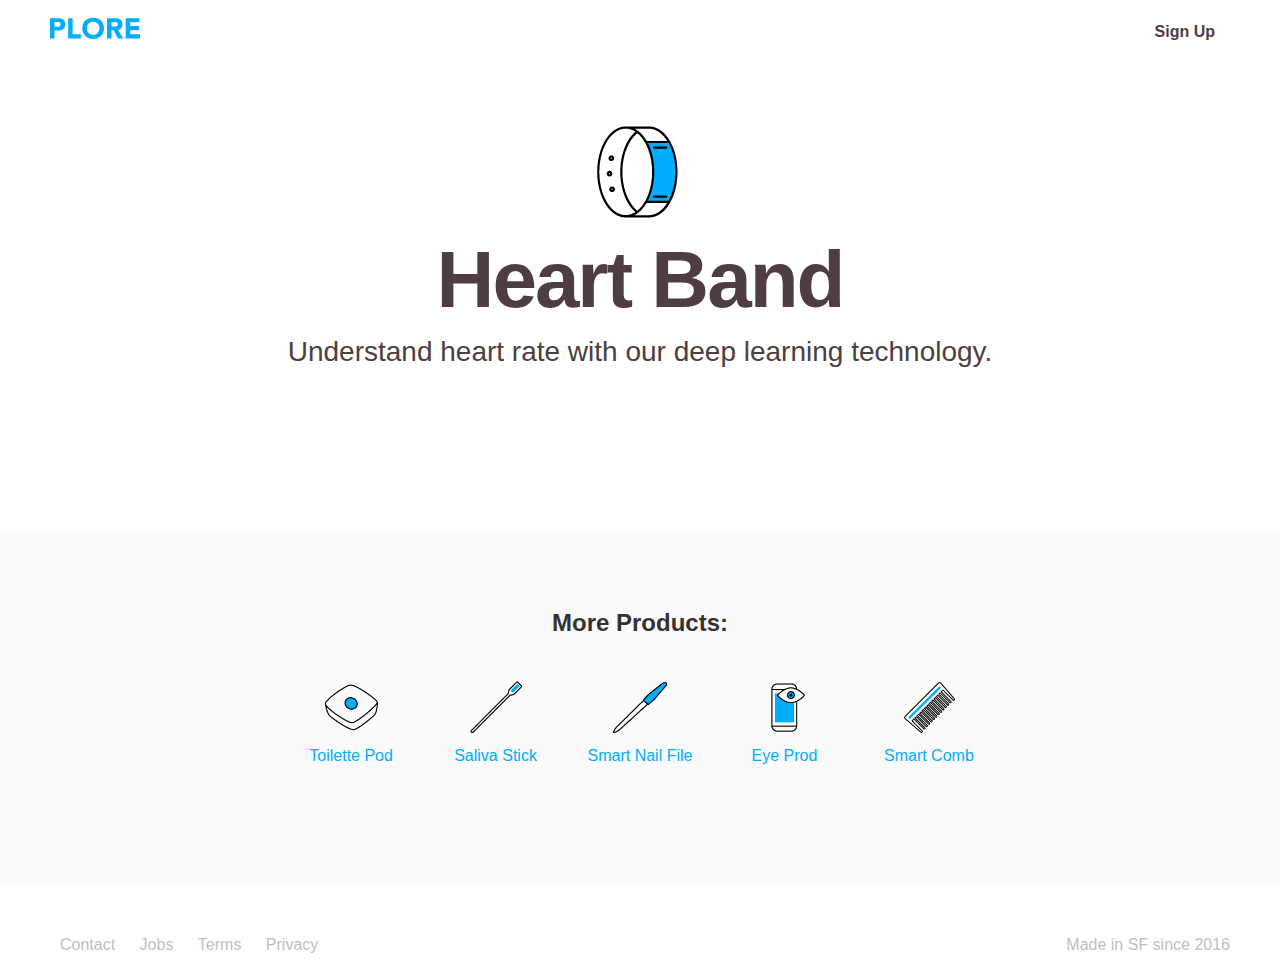
<file: heart-band.html>
<!DOCTYPE html>
<html class="html-v2">
  <head>
    <meta charset="utf-8">

      <title>Plore - Future of Health</title>

    <link href="css/styles.css" media="screen" rel="stylesheet" type="text/css" />
    <meta content="authenticity_token" name="csrf-param" />
<meta content="NfI6MSr1rzEjMLvfCQsoJHecM2i6Ci4FKxVV5Ephlls=" name="csrf-token" />
    <link href="icons/favicon.png" rel="shortcut icon" type="image/vnd.microsoft.icon" />
    <link href="plore-icon-57x57.png" rel="apple-touch-icon-precomposed" sizes="57x57"></link>
    <link href="plore-icon-114x114.png" rel="apple-touch-icon-precomposed" sizes="114x114"></link>
    <link href="plore-icon-72x72.png" rel="apple-touch-icon-precomposed" sizes="72x72"></link>
    <link href="plore-icon-144x144.png" rel="apple-touch-icon-precomposed" sizes="144x144"></link>
    <meta content="text/html; charset=UTF-8" http-equiv="Content-Type"/>
<meta content="IE=Edge,chrome=1" http-equiv="X-UA-Compatible"/>
<script type="text/javascript">window.NREUM||(NREUM={});NREUM.info={"beacon":"bam.nr-data.net","errorBeacon":"bam.nr-data.net","licenseKey":"673a997f39","applicationID":"2986034","transactionName":"egxdTUcJWwgBShgSBxYRXFZBSUQMC08=","queueTime":1,"applicationTime":59,"agent":"js-agent.newrelic.com/nr-768.min.js"}</script>
<script type="text/javascript">(window.NREUM||(NREUM={})).loader_config={xpid:"VwAOU1RRGwEJXFdSBAU="};window.NREUM||(NREUM={}),__nr_require=function(t,e,n){function r(n){if(!e[n]){var o=e[n]={exports:{}};t[n][0].call(o.exports,function(e){var o=t[n][1][e];return r(o||e)},o,o.exports)}return e[n].exports}if("function"==typeof __nr_require)return __nr_require;for(var o=0;o<n.length;o++)r(n[o]);return r}({QJf3ax:[function(t,e){function n(t){function e(e,n,a){t&&t(e,n,a),a||(a={});for(var c=s(e),f=c.length,u=i(a,o,r),d=0;f>d;d++)c[d].apply(u,n);return u}function a(t,e){f[t]=s(t).concat(e)}function s(t){return f[t]||[]}function c(){return n(e)}var f={};return{on:a,emit:e,create:c,listeners:s,_events:f}}function r(){return{}}var o="nr@context",i=t("gos");e.exports=n()},{gos:"7eSDFh"}],ee:[function(t,e){e.exports=t("QJf3ax")},{}],3:[function(t){function e(t){try{i.console&&console.log(t)}catch(e){}}var n,r=t("ee"),o=t(1),i={};try{n=localStorage.getItem("__nr_flags").split(","),console&&"function"==typeof console.log&&(i.console=!0,-1!==n.indexOf("dev")&&(i.dev=!0),-1!==n.indexOf("nr_dev")&&(i.nrDev=!0))}catch(a){}i.nrDev&&r.on("internal-error",function(t){e(t.stack)}),i.dev&&r.on("fn-err",function(t,n,r){e(r.stack)}),i.dev&&(e("NR AGENT IN DEVELOPMENT MODE"),e("flags: "+o(i,function(t){return t}).join(", ")))},{1:24,ee:"QJf3ax"}],4:[function(t){function e(t,e,n,i,s){try{c?c-=1:r("err",[s||new UncaughtException(t,e,n)])}catch(f){try{r("ierr",[f,(new Date).getTime(),!0])}catch(u){}}return"function"==typeof a?a.apply(this,o(arguments)):!1}function UncaughtException(t,e,n){this.message=t||"Uncaught error with no additional information",this.sourceURL=e,this.line=n}function n(t){r("err",[t,(new Date).getTime()])}var r=t("handle"),o=t(6),i=t("ee"),a=window.onerror,s=!1,c=0;t("loader").features.err=!0,t(5),window.onerror=e;try{throw new Error}catch(f){"stack"in f&&(t(1),t(2),"addEventListener"in window&&t(3),window.XMLHttpRequest&&XMLHttpRequest.prototype&&XMLHttpRequest.prototype.addEventListener&&window.XMLHttpRequest&&XMLHttpRequest.prototype&&XMLHttpRequest.prototype.addEventListener&&!/CriOS/.test(navigator.userAgent)&&t(4),s=!0)}i.on("fn-start",function(){s&&(c+=1)}),i.on("fn-err",function(t,e,r){s&&(this.thrown=!0,n(r))}),i.on("fn-end",function(){s&&!this.thrown&&c>0&&(c-=1)}),i.on("internal-error",function(t){r("ierr",[t,(new Date).getTime(),!0])})},{1:11,2:10,3:8,4:12,5:3,6:25,ee:"QJf3ax",handle:"D5DuLP",loader:"G9z0Bl"}],5:[function(t){if(window.addEventListener){var e=t("handle"),n=t("ee");t(1),window.addEventListener("click",function(){e("inc",["ck"])},!1),window.addEventListener("hashchange",function(){e("inc",["hc"])},!1),n.on("pushState-start",function(){e("inc",["ps"])})}},{1:9,ee:"QJf3ax",handle:"D5DuLP"}],6:[function(t){t("loader").features.ins=!0},{loader:"G9z0Bl"}],7:[function(t){function e(){}if(window.performance&&window.performance.timing&&window.performance.getEntriesByType){var n=t("ee"),r=t("handle"),o=t(1),i=t(2);t("loader").features.stn=!0,t(3);var a=Event;n.on("fn-start",function(t){var e=t[0];e instanceof a&&(this.bstStart=Date.now())}),n.on("fn-end",function(t,e){var n=t[0];n instanceof a&&r("bst",[n,e,this.bstStart,Date.now()])}),o.on("fn-start",function(t,e,n){this.bstStart=Date.now(),this.bstType=n}),o.on("fn-end",function(t,e){r("bstTimer",[e,this.bstStart,Date.now(),this.bstType])}),i.on("fn-start",function(){this.bstStart=Date.now()}),i.on("fn-end",function(t,e){r("bstTimer",[e,this.bstStart,Date.now(),"requestAnimationFrame"])}),n.on("pushState-start",function(){this.time=Date.now(),this.startPath=location.pathname+location.hash}),n.on("pushState-end",function(){r("bstHist",[location.pathname+location.hash,this.startPath,this.time])}),"addEventListener"in window.performance&&(window.performance.addEventListener("webkitresourcetimingbufferfull",function(){r("bstResource",[window.performance.getEntriesByType("resource")]),window.performance.webkitClearResourceTimings()},!1),window.performance.addEventListener("resourcetimingbufferfull",function(){r("bstResource",[window.performance.getEntriesByType("resource")]),window.performance.clearResourceTimings()},!1)),document.addEventListener("scroll",e,!1),document.addEventListener("keypress",e,!1),document.addEventListener("click",e,!1)}},{1:11,2:10,3:9,ee:"QJf3ax",handle:"D5DuLP",loader:"G9z0Bl"}],8:[function(t,e){function n(t){i.inPlace(t,["addEventListener","removeEventListener"],"-",r)}function r(t){return t[1]}var o=t("ee").create(),i=t(1)(o),a=t("gos");if(e.exports=o,n(window),"getPrototypeOf"in Object){for(var s=document;s&&!s.hasOwnProperty("addEventListener");)s=Object.getPrototypeOf(s);s&&n(s);for(var c=XMLHttpRequest.prototype;c&&!c.hasOwnProperty("addEventListener");)c=Object.getPrototypeOf(c);c&&n(c)}else XMLHttpRequest.prototype.hasOwnProperty("addEventListener")&&n(XMLHttpRequest.prototype);o.on("addEventListener-start",function(t,e){function n(){return s}if(t[1]){var r=t[1];if("function"==typeof r){var s=a(r,"nr@wrapped",function(){return i(r,"fn-",n,r.name||"anonymous")});this.wrapped=t[1]=s,o.emit("initEventContext",[t,e],this.wrapped)}else"function"==typeof r.handleEvent&&i.inPlace(r,["handleEvent"],"fn-")}}),o.on("removeEventListener-start",function(t){var e=this.wrapped;e&&(t[1]=e)})},{1:26,ee:"QJf3ax",gos:"7eSDFh"}],9:[function(t,e){var n=t("ee").create(),r=t(1)(n);e.exports=n,r.inPlace(window.history,["pushState","replaceState"],"-")},{1:26,ee:"QJf3ax"}],10:[function(t,e){var n=t("ee").create(),r=t(1)(n);e.exports=n,r.inPlace(window,["requestAnimationFrame","mozRequestAnimationFrame","webkitRequestAnimationFrame","msRequestAnimationFrame"],"raf-"),n.on("raf-start",function(t){t[0]=r(t[0],"fn-")})},{1:26,ee:"QJf3ax"}],11:[function(t,e){function n(t,e,n){t[0]=i(t[0],"fn-",null,n)}function r(t,e,n){function r(){return a}this.ctx={};var a={"nr@context":this.ctx};o.emit("initTimerContext",[t,n],a),t[0]=i(t[0],"fn-",r,n)}var o=t("ee").create(),i=t(1)(o);e.exports=o,i.inPlace(window,["setTimeout","setImmediate"],"setTimer-"),i.inPlace(window,["setInterval"],"setInterval-"),i.inPlace(window,["clearTimeout","clearImmediate"],"clearTimeout-"),o.on("setInterval-start",n),o.on("setTimer-start",r)},{1:26,ee:"QJf3ax"}],12:[function(t,e){function n(){f.inPlace(this,p,"fn-",o)}function r(t,e){f.inPlace(e,["onreadystatechange"],"fn-")}function o(t,e){return e}function i(t,e){for(var n in t)e[n]=t[n];return e}var a=t("ee").create(),s=t(1),c=t(2),f=c(a),u=c(s),d=window.XMLHttpRequest,p=["onload","onerror","onabort","onloadstart","onloadend","onprogress","ontimeout"];e.exports=a,window.XMLHttpRequest=function(t){var e=new d(t);try{a.emit("new-xhr",[],e),e.hasOwnProperty("addEventListener")&&u.inPlace(e,["addEventListener","removeEventListener"],"-",o),e.addEventListener("readystatechange",n,!1)}catch(r){try{a.emit("internal-error",[r])}catch(i){}}return e},i(d,XMLHttpRequest),XMLHttpRequest.prototype=d.prototype,f.inPlace(XMLHttpRequest.prototype,["open","send"],"-xhr-",o),a.on("send-xhr-start",r),a.on("open-xhr-start",r)},{1:8,2:26,ee:"QJf3ax"}],13:[function(t){function e(t){var e=this.params,r=this.metrics;if(!this.ended){this.ended=!0;for(var i=0;c>i;i++)t.removeEventListener(s[i],this.listener,!1);if(!e.aborted){if(r.duration=(new Date).getTime()-this.startTime,4===t.readyState){e.status=t.status;var a=t.responseType,f="arraybuffer"===a||"blob"===a||"json"===a?t.response:t.responseText,u=n(f);if(u&&(r.rxSize=u),this.sameOrigin){var d=t.getResponseHeader("X-NewRelic-App-Data");d&&(e.cat=d.split(", ").pop())}}else e.status=0;r.cbTime=this.cbTime,o("xhr",[e,r,this.startTime])}}}function n(t){if("string"==typeof t&&t.length)return t.length;if("object"!=typeof t)return void 0;if("undefined"!=typeof ArrayBuffer&&t instanceof ArrayBuffer&&t.byteLength)return t.byteLength;if("undefined"!=typeof Blob&&t instanceof Blob&&t.size)return t.size;if("undefined"!=typeof FormData&&t instanceof FormData)return void 0;try{return JSON.stringify(t).length}catch(e){return void 0}}function r(t,e){var n=i(e),r=t.params;r.host=n.hostname+":"+n.port,r.pathname=n.pathname,t.sameOrigin=n.sameOrigin}if(window.XMLHttpRequest&&XMLHttpRequest.prototype&&XMLHttpRequest.prototype.addEventListener&&!/CriOS/.test(navigator.userAgent)){t("loader").features.xhr=!0;var o=t("handle"),i=t(2),a=t("ee"),s=["load","error","abort","timeout"],c=s.length,f=t(1),u=window.XMLHttpRequest;t(4),t(3),a.on("new-xhr",function(){this.totalCbs=0,this.called=0,this.cbTime=0,this.end=e,this.ended=!1,this.xhrGuids={}}),a.on("open-xhr-start",function(t){this.params={method:t[0]},r(this,t[1]),this.metrics={}}),a.on("open-xhr-end",function(t,e){"loader_config"in NREUM&&"xpid"in NREUM.loader_config&&this.sameOrigin&&e.setRequestHeader("X-NewRelic-ID",NREUM.loader_config.xpid)}),a.on("send-xhr-start",function(t,e){var r=this.metrics,o=t[0],i=this;if(r&&o){var f=n(o);f&&(r.txSize=f)}this.startTime=(new Date).getTime(),this.listener=function(t){try{"abort"===t.type&&(i.params.aborted=!0),("load"!==t.type||i.called===i.totalCbs&&(i.onloadCalled||"function"!=typeof e.onload))&&i.end(e)}catch(n){try{a.emit("internal-error",[n])}catch(r){}}};for(var u=0;c>u;u++)e.addEventListener(s[u],this.listener,!1)}),a.on("xhr-cb-time",function(t,e,n){this.cbTime+=t,e?this.onloadCalled=!0:this.called+=1,this.called!==this.totalCbs||!this.onloadCalled&&"function"==typeof n.onload||this.end(n)}),a.on("xhr-load-added",function(t,e){var n=""+f(t)+!!e;this.xhrGuids&&!this.xhrGuids[n]&&(this.xhrGuids[n]=!0,this.totalCbs+=1)}),a.on("xhr-load-removed",function(t,e){var n=""+f(t)+!!e;this.xhrGuids&&this.xhrGuids[n]&&(delete this.xhrGuids[n],this.totalCbs-=1)}),a.on("addEventListener-end",function(t,e){e instanceof u&&"load"===t[0]&&a.emit("xhr-load-added",[t[1],t[2]],e)}),a.on("removeEventListener-end",function(t,e){e instanceof u&&"load"===t[0]&&a.emit("xhr-load-removed",[t[1],t[2]],e)}),a.on("fn-start",function(t,e,n){e instanceof u&&("onload"===n&&(this.onload=!0),("load"===(t[0]&&t[0].type)||this.onload)&&(this.xhrCbStart=(new Date).getTime()))}),a.on("fn-end",function(t,e){this.xhrCbStart&&a.emit("xhr-cb-time",[(new Date).getTime()-this.xhrCbStart,this.onload,e],e)})}},{1:"XL7HBI",2:14,3:12,4:8,ee:"QJf3ax",handle:"D5DuLP",loader:"G9z0Bl"}],14:[function(t,e){e.exports=function(t){var e=document.createElement("a"),n=window.location,r={};e.href=t,r.port=e.port;var o=e.href.split("://");return!r.port&&o[1]&&(r.port=o[1].split("/")[0].split("@").pop().split(":")[1]),r.port&&"0"!==r.port||(r.port="https"===o[0]?"443":"80"),r.hostname=e.hostname||n.hostname,r.pathname=e.pathname,r.protocol=o[0],"/"!==r.pathname.charAt(0)&&(r.pathname="/"+r.pathname),r.sameOrigin=!e.hostname||e.hostname===document.domain&&e.port===n.port&&e.protocol===n.protocol,r}},{}],15:[function(t,e){function n(t){return function(){r(t,[(new Date).getTime()].concat(i(arguments)))}}var r=t("handle"),o=t(1),i=t(2);"undefined"==typeof window.newrelic&&(newrelic=window.NREUM);var a=["setPageViewName","addPageAction","setCustomAttribute","finished","addToTrace","inlineHit","noticeError"];o(a,function(t,e){window.NREUM[e]=n("api-"+e)}),e.exports=window.NREUM},{1:24,2:25,handle:"D5DuLP"}],gos:[function(t,e){e.exports=t("7eSDFh")},{}],"7eSDFh":[function(t,e){function n(t,e,n){if(r.call(t,e))return t[e];var o=n();if(Object.defineProperty&&Object.keys)try{return Object.defineProperty(t,e,{value:o,writable:!0,enumerable:!1}),o}catch(i){}return t[e]=o,o}var r=Object.prototype.hasOwnProperty;e.exports=n},{}],D5DuLP:[function(t,e){function n(t,e,n){return r.listeners(t).length?r.emit(t,e,n):void(r.q&&(r.q[t]||(r.q[t]=[]),r.q[t].push(e)))}var r=t("ee").create();e.exports=n,n.ee=r,r.q={}},{ee:"QJf3ax"}],handle:[function(t,e){e.exports=t("D5DuLP")},{}],XL7HBI:[function(t,e){function n(t){var e=typeof t;return!t||"object"!==e&&"function"!==e?-1:t===window?0:i(t,o,function(){return r++})}var r=1,o="nr@id",i=t("gos");e.exports=n},{gos:"7eSDFh"}],id:[function(t,e){e.exports=t("XL7HBI")},{}],G9z0Bl:[function(t,e){function n(){var t=p.info=NREUM.info,e=f.getElementsByTagName("script")[0];if(t&&t.licenseKey&&t.applicationID&&e){s(d,function(e,n){e in t||(t[e]=n)});var n="https"===u.split(":")[0]||t.sslForHttp;p.proto=n?"https://":"http://",a("mark",["onload",i()]);var r=f.createElement("script");r.src=p.proto+t.agent,e.parentNode.insertBefore(r,e)}}function r(){"complete"===f.readyState&&o()}function o(){a("mark",["domContent",i()])}function i(){return(new Date).getTime()}var a=t("handle"),s=t(1),c=window,f=c.document;t(2);var u=(""+location).split("?")[0],d={beacon:"bam.nr-data.net",errorBeacon:"bam.nr-data.net",agent:"js-agent.newrelic.com/nr-768.min.js"},p=e.exports={offset:i(),origin:u,features:{}};f.addEventListener?(f.addEventListener("DOMContentLoaded",o,!1),c.addEventListener("load",n,!1)):(f.attachEvent("onreadystatechange",r),c.attachEvent("onload",n)),a("mark",["firstbyte",i()])},{1:24,2:15,handle:"D5DuLP"}],loader:[function(t,e){e.exports=t("G9z0Bl")},{}],24:[function(t,e){function n(t,e){var n=[],o="",i=0;for(o in t)r.call(t,o)&&(n[i]=e(o,t[o]),i+=1);return n}var r=Object.prototype.hasOwnProperty;e.exports=n},{}],25:[function(t,e){function n(t,e,n){e||(e=0),"undefined"==typeof n&&(n=t?t.length:0);for(var r=-1,o=n-e||0,i=Array(0>o?0:o);++r<o;)i[r]=t[e+r];return i}e.exports=n},{}],26:[function(t,e){function n(t){return!(t&&"function"==typeof t&&t.apply&&!t[i])}var r=t("ee"),o=t(1),i="nr@original",a=Object.prototype.hasOwnProperty;e.exports=function(t){function e(t,e,r,a){function nrWrapper(){var n,i,s,f;try{i=this,n=o(arguments),s=r&&r(n,i)||{}}catch(d){u([d,"",[n,i,a],s])}c(e+"start",[n,i,a],s);try{return f=t.apply(i,n)}catch(p){throw c(e+"err",[n,i,p],s),p}finally{c(e+"end",[n,i,f],s)}}return n(t)?t:(e||(e=""),nrWrapper[i]=t,f(t,nrWrapper),nrWrapper)}function s(t,r,o,i){o||(o="");var a,s,c,f="-"===o.charAt(0);for(c=0;c<r.length;c++)s=r[c],a=t[s],n(a)||(t[s]=e(a,f?s+o:o,i,s))}function c(e,n,r){try{t.emit(e,n,r)}catch(o){u([o,e,n,r])}}function f(t,e){if(Object.defineProperty&&Object.keys)try{var n=Object.keys(t);return n.forEach(function(n){Object.defineProperty(e,n,{get:function(){return t[n]},set:function(e){return t[n]=e,e}})}),e}catch(r){u([r])}for(var o in t)a.call(t,o)&&(e[o]=t[o]);return e}function u(e){try{t.emit("internal-error",e)}catch(n){}}return t||(t=r),e.inPlace=s,e.flag=i,e}},{1:25,ee:"QJf3ax"}]},{},["G9z0Bl",4,13,7,6,5]);</script>
<meta name="author" content="Plore" />


  <meta content="Plore - Future of Health." name="description"/>
  <meta content="Plore - Future of Health" name="keywords"/>
  <meta content="Copyright 2016 Plore Inc." name="copyright"/>
  <meta content="#00adff" name="theme-color"/>

  <meta content="Plore - Future of Health" property="og:site_name"/>

  <meta content="Plore" property="og:title"/>
  <meta content="Plore - Future of Health." property="og:description"/>
  <meta content="website" property="og:type"/>
  <meta content="images/plore-logo.png" property="og:image"/>

  <meta content="all" name="robots"/>

    <meta name="viewport" content="width=device-width, initial-scale=1, maximum-scale=10">
    <script src="js/script.js" type="text/javascript"></script>
  </head>

  <body id="v2-root-body" class="body-v2">
    <header>
      <div class="header-content container">
        <a href="/">
          <img class="logo" src="icons/plore.svg" />
</a>
        <nav>
          <ul class="header-menu">
              <li><a href="join.html" class="btn-primary">Sign Up</a></li>
          </ul>

        </nav>
      </div>
    </header>

    <main class="main-wrapper">
      <div class="showcase">
  <section class="header product-header container">
    <img alt="Heart Band" class="thumbnail" src="images/band.png" />
    <h1>Heart Band</h1>
    <h2>Understand heart rate with our deep learning technology.</h2>
  </section>

  <section class="categories container">

  </section>

<section class="integrations">
    <h3>More Products:</h3>
    <ul>
        <li>
          <a href="toilette-pod.html">
            <img alt="Toilette Pod" src="icons/pod.png" />
            <span style="color: #00adff;" class="hide-on-xs">Toilette Pod</span>
</a>        </li>
        <li>
          <a href="saliva-stick.html">
            <img alt="Saliva Stick" src="icons/stick.png" />
            <span style="color: #00adff;" class="hide-on-xs">Saliva Stick</span>
</a>        </li>
        <li>
          <a href="smart-nail-file.html">
            <img alt="Smart Nail File" src="icons/nail.png" />
            <span style="color: #00adff;" class="hide-on-xs">Smart Nail File</span>
</a>        </li>
        <li>
          <a href="eye-prod.html">
            <img alt="Eye Prod" src="icons/eye.png" />
            <span style="color: #00adff;" class="hide-on-xs">Eye Prod</span>
</a>        </li>
        <li>
          <a href="smart-comb.html">
            <img alt="Smart Comb" src="icons/comb.png" />
            <span style="color: #00adff;" class="hide-on-xs">Smart Comb</span>
</a>        </li>
    </ul>

      </section>
</div>

    </main>

    <footer class="main-footer container">
      <nav>
        <a href="contact.html">Contact</a>
        <a href="jobs.html">Jobs</a>
        <a href="terms.html">Terms</a>
        <a href="privacy.html">Privacy</a>
      </nav>

      <div class="made-in">
        <span>Made in SF <span class="hide-on-xs">since 2016</span></span>
      </div>
    </footer>
  </body>
</html>
</file>
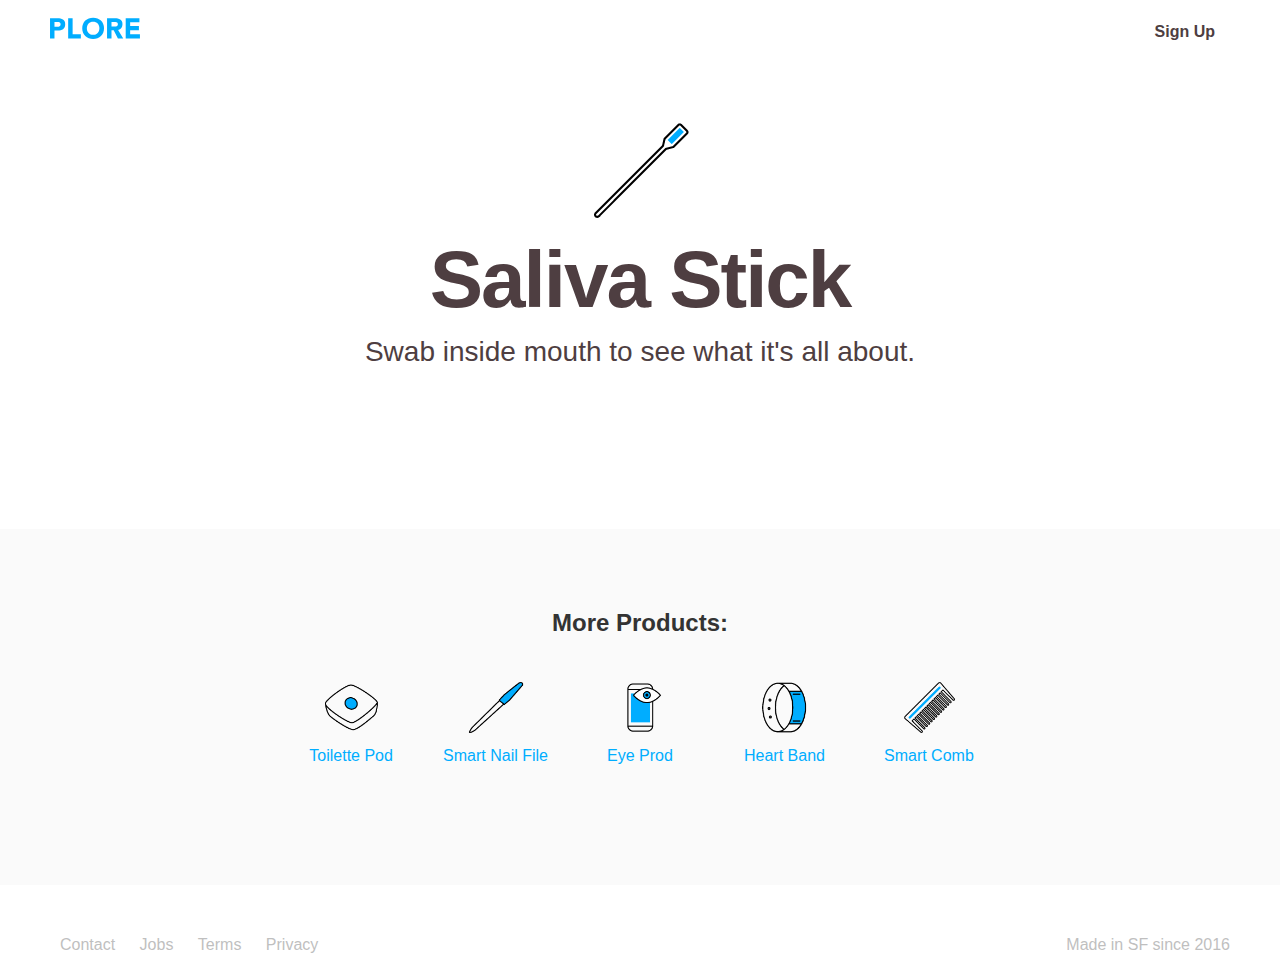
<file: saliva-stick.html>
<!DOCTYPE html>
<html class="html-v2">
  <head>
    <meta charset="utf-8">

      <title>Plore - Future of Health</title>

    <link href="css/styles.css" media="screen" rel="stylesheet" type="text/css" />
    <meta content="authenticity_token" name="csrf-param" />
<meta content="NfI6MSr1rzEjMLvfCQsoJHecM2i6Ci4FKxVV5Ephlls=" name="csrf-token" />
    <link href="icons/favicon.png" rel="shortcut icon" type="image/vnd.microsoft.icon" />
    <link href="plore-icon-57x57.png" rel="apple-touch-icon-precomposed" sizes="57x57"></link>
    <link href="plore-icon-114x114.png" rel="apple-touch-icon-precomposed" sizes="114x114"></link>
    <link href="plore-icon-72x72.png" rel="apple-touch-icon-precomposed" sizes="72x72"></link>
    <link href="plore-icon-144x144.png" rel="apple-touch-icon-precomposed" sizes="144x144"></link>
    <meta content="text/html; charset=UTF-8" http-equiv="Content-Type"/>
<meta content="IE=Edge,chrome=1" http-equiv="X-UA-Compatible"/>
<script type="text/javascript">window.NREUM||(NREUM={});NREUM.info={"beacon":"bam.nr-data.net","errorBeacon":"bam.nr-data.net","licenseKey":"673a997f39","applicationID":"2986034","transactionName":"egxdTUcJWwgBShgSBxYRXFZBSUQMC08=","queueTime":1,"applicationTime":59,"agent":"js-agent.newrelic.com/nr-768.min.js"}</script>
<script type="text/javascript">(window.NREUM||(NREUM={})).loader_config={xpid:"VwAOU1RRGwEJXFdSBAU="};window.NREUM||(NREUM={}),__nr_require=function(t,e,n){function r(n){if(!e[n]){var o=e[n]={exports:{}};t[n][0].call(o.exports,function(e){var o=t[n][1][e];return r(o||e)},o,o.exports)}return e[n].exports}if("function"==typeof __nr_require)return __nr_require;for(var o=0;o<n.length;o++)r(n[o]);return r}({QJf3ax:[function(t,e){function n(t){function e(e,n,a){t&&t(e,n,a),a||(a={});for(var c=s(e),f=c.length,u=i(a,o,r),d=0;f>d;d++)c[d].apply(u,n);return u}function a(t,e){f[t]=s(t).concat(e)}function s(t){return f[t]||[]}function c(){return n(e)}var f={};return{on:a,emit:e,create:c,listeners:s,_events:f}}function r(){return{}}var o="nr@context",i=t("gos");e.exports=n()},{gos:"7eSDFh"}],ee:[function(t,e){e.exports=t("QJf3ax")},{}],3:[function(t){function e(t){try{i.console&&console.log(t)}catch(e){}}var n,r=t("ee"),o=t(1),i={};try{n=localStorage.getItem("__nr_flags").split(","),console&&"function"==typeof console.log&&(i.console=!0,-1!==n.indexOf("dev")&&(i.dev=!0),-1!==n.indexOf("nr_dev")&&(i.nrDev=!0))}catch(a){}i.nrDev&&r.on("internal-error",function(t){e(t.stack)}),i.dev&&r.on("fn-err",function(t,n,r){e(r.stack)}),i.dev&&(e("NR AGENT IN DEVELOPMENT MODE"),e("flags: "+o(i,function(t){return t}).join(", ")))},{1:24,ee:"QJf3ax"}],4:[function(t){function e(t,e,n,i,s){try{c?c-=1:r("err",[s||new UncaughtException(t,e,n)])}catch(f){try{r("ierr",[f,(new Date).getTime(),!0])}catch(u){}}return"function"==typeof a?a.apply(this,o(arguments)):!1}function UncaughtException(t,e,n){this.message=t||"Uncaught error with no additional information",this.sourceURL=e,this.line=n}function n(t){r("err",[t,(new Date).getTime()])}var r=t("handle"),o=t(6),i=t("ee"),a=window.onerror,s=!1,c=0;t("loader").features.err=!0,t(5),window.onerror=e;try{throw new Error}catch(f){"stack"in f&&(t(1),t(2),"addEventListener"in window&&t(3),window.XMLHttpRequest&&XMLHttpRequest.prototype&&XMLHttpRequest.prototype.addEventListener&&window.XMLHttpRequest&&XMLHttpRequest.prototype&&XMLHttpRequest.prototype.addEventListener&&!/CriOS/.test(navigator.userAgent)&&t(4),s=!0)}i.on("fn-start",function(){s&&(c+=1)}),i.on("fn-err",function(t,e,r){s&&(this.thrown=!0,n(r))}),i.on("fn-end",function(){s&&!this.thrown&&c>0&&(c-=1)}),i.on("internal-error",function(t){r("ierr",[t,(new Date).getTime(),!0])})},{1:11,2:10,3:8,4:12,5:3,6:25,ee:"QJf3ax",handle:"D5DuLP",loader:"G9z0Bl"}],5:[function(t){if(window.addEventListener){var e=t("handle"),n=t("ee");t(1),window.addEventListener("click",function(){e("inc",["ck"])},!1),window.addEventListener("hashchange",function(){e("inc",["hc"])},!1),n.on("pushState-start",function(){e("inc",["ps"])})}},{1:9,ee:"QJf3ax",handle:"D5DuLP"}],6:[function(t){t("loader").features.ins=!0},{loader:"G9z0Bl"}],7:[function(t){function e(){}if(window.performance&&window.performance.timing&&window.performance.getEntriesByType){var n=t("ee"),r=t("handle"),o=t(1),i=t(2);t("loader").features.stn=!0,t(3);var a=Event;n.on("fn-start",function(t){var e=t[0];e instanceof a&&(this.bstStart=Date.now())}),n.on("fn-end",function(t,e){var n=t[0];n instanceof a&&r("bst",[n,e,this.bstStart,Date.now()])}),o.on("fn-start",function(t,e,n){this.bstStart=Date.now(),this.bstType=n}),o.on("fn-end",function(t,e){r("bstTimer",[e,this.bstStart,Date.now(),this.bstType])}),i.on("fn-start",function(){this.bstStart=Date.now()}),i.on("fn-end",function(t,e){r("bstTimer",[e,this.bstStart,Date.now(),"requestAnimationFrame"])}),n.on("pushState-start",function(){this.time=Date.now(),this.startPath=location.pathname+location.hash}),n.on("pushState-end",function(){r("bstHist",[location.pathname+location.hash,this.startPath,this.time])}),"addEventListener"in window.performance&&(window.performance.addEventListener("webkitresourcetimingbufferfull",function(){r("bstResource",[window.performance.getEntriesByType("resource")]),window.performance.webkitClearResourceTimings()},!1),window.performance.addEventListener("resourcetimingbufferfull",function(){r("bstResource",[window.performance.getEntriesByType("resource")]),window.performance.clearResourceTimings()},!1)),document.addEventListener("scroll",e,!1),document.addEventListener("keypress",e,!1),document.addEventListener("click",e,!1)}},{1:11,2:10,3:9,ee:"QJf3ax",handle:"D5DuLP",loader:"G9z0Bl"}],8:[function(t,e){function n(t){i.inPlace(t,["addEventListener","removeEventListener"],"-",r)}function r(t){return t[1]}var o=t("ee").create(),i=t(1)(o),a=t("gos");if(e.exports=o,n(window),"getPrototypeOf"in Object){for(var s=document;s&&!s.hasOwnProperty("addEventListener");)s=Object.getPrototypeOf(s);s&&n(s);for(var c=XMLHttpRequest.prototype;c&&!c.hasOwnProperty("addEventListener");)c=Object.getPrototypeOf(c);c&&n(c)}else XMLHttpRequest.prototype.hasOwnProperty("addEventListener")&&n(XMLHttpRequest.prototype);o.on("addEventListener-start",function(t,e){function n(){return s}if(t[1]){var r=t[1];if("function"==typeof r){var s=a(r,"nr@wrapped",function(){return i(r,"fn-",n,r.name||"anonymous")});this.wrapped=t[1]=s,o.emit("initEventContext",[t,e],this.wrapped)}else"function"==typeof r.handleEvent&&i.inPlace(r,["handleEvent"],"fn-")}}),o.on("removeEventListener-start",function(t){var e=this.wrapped;e&&(t[1]=e)})},{1:26,ee:"QJf3ax",gos:"7eSDFh"}],9:[function(t,e){var n=t("ee").create(),r=t(1)(n);e.exports=n,r.inPlace(window.history,["pushState","replaceState"],"-")},{1:26,ee:"QJf3ax"}],10:[function(t,e){var n=t("ee").create(),r=t(1)(n);e.exports=n,r.inPlace(window,["requestAnimationFrame","mozRequestAnimationFrame","webkitRequestAnimationFrame","msRequestAnimationFrame"],"raf-"),n.on("raf-start",function(t){t[0]=r(t[0],"fn-")})},{1:26,ee:"QJf3ax"}],11:[function(t,e){function n(t,e,n){t[0]=i(t[0],"fn-",null,n)}function r(t,e,n){function r(){return a}this.ctx={};var a={"nr@context":this.ctx};o.emit("initTimerContext",[t,n],a),t[0]=i(t[0],"fn-",r,n)}var o=t("ee").create(),i=t(1)(o);e.exports=o,i.inPlace(window,["setTimeout","setImmediate"],"setTimer-"),i.inPlace(window,["setInterval"],"setInterval-"),i.inPlace(window,["clearTimeout","clearImmediate"],"clearTimeout-"),o.on("setInterval-start",n),o.on("setTimer-start",r)},{1:26,ee:"QJf3ax"}],12:[function(t,e){function n(){f.inPlace(this,p,"fn-",o)}function r(t,e){f.inPlace(e,["onreadystatechange"],"fn-")}function o(t,e){return e}function i(t,e){for(var n in t)e[n]=t[n];return e}var a=t("ee").create(),s=t(1),c=t(2),f=c(a),u=c(s),d=window.XMLHttpRequest,p=["onload","onerror","onabort","onloadstart","onloadend","onprogress","ontimeout"];e.exports=a,window.XMLHttpRequest=function(t){var e=new d(t);try{a.emit("new-xhr",[],e),e.hasOwnProperty("addEventListener")&&u.inPlace(e,["addEventListener","removeEventListener"],"-",o),e.addEventListener("readystatechange",n,!1)}catch(r){try{a.emit("internal-error",[r])}catch(i){}}return e},i(d,XMLHttpRequest),XMLHttpRequest.prototype=d.prototype,f.inPlace(XMLHttpRequest.prototype,["open","send"],"-xhr-",o),a.on("send-xhr-start",r),a.on("open-xhr-start",r)},{1:8,2:26,ee:"QJf3ax"}],13:[function(t){function e(t){var e=this.params,r=this.metrics;if(!this.ended){this.ended=!0;for(var i=0;c>i;i++)t.removeEventListener(s[i],this.listener,!1);if(!e.aborted){if(r.duration=(new Date).getTime()-this.startTime,4===t.readyState){e.status=t.status;var a=t.responseType,f="arraybuffer"===a||"blob"===a||"json"===a?t.response:t.responseText,u=n(f);if(u&&(r.rxSize=u),this.sameOrigin){var d=t.getResponseHeader("X-NewRelic-App-Data");d&&(e.cat=d.split(", ").pop())}}else e.status=0;r.cbTime=this.cbTime,o("xhr",[e,r,this.startTime])}}}function n(t){if("string"==typeof t&&t.length)return t.length;if("object"!=typeof t)return void 0;if("undefined"!=typeof ArrayBuffer&&t instanceof ArrayBuffer&&t.byteLength)return t.byteLength;if("undefined"!=typeof Blob&&t instanceof Blob&&t.size)return t.size;if("undefined"!=typeof FormData&&t instanceof FormData)return void 0;try{return JSON.stringify(t).length}catch(e){return void 0}}function r(t,e){var n=i(e),r=t.params;r.host=n.hostname+":"+n.port,r.pathname=n.pathname,t.sameOrigin=n.sameOrigin}if(window.XMLHttpRequest&&XMLHttpRequest.prototype&&XMLHttpRequest.prototype.addEventListener&&!/CriOS/.test(navigator.userAgent)){t("loader").features.xhr=!0;var o=t("handle"),i=t(2),a=t("ee"),s=["load","error","abort","timeout"],c=s.length,f=t(1),u=window.XMLHttpRequest;t(4),t(3),a.on("new-xhr",function(){this.totalCbs=0,this.called=0,this.cbTime=0,this.end=e,this.ended=!1,this.xhrGuids={}}),a.on("open-xhr-start",function(t){this.params={method:t[0]},r(this,t[1]),this.metrics={}}),a.on("open-xhr-end",function(t,e){"loader_config"in NREUM&&"xpid"in NREUM.loader_config&&this.sameOrigin&&e.setRequestHeader("X-NewRelic-ID",NREUM.loader_config.xpid)}),a.on("send-xhr-start",function(t,e){var r=this.metrics,o=t[0],i=this;if(r&&o){var f=n(o);f&&(r.txSize=f)}this.startTime=(new Date).getTime(),this.listener=function(t){try{"abort"===t.type&&(i.params.aborted=!0),("load"!==t.type||i.called===i.totalCbs&&(i.onloadCalled||"function"!=typeof e.onload))&&i.end(e)}catch(n){try{a.emit("internal-error",[n])}catch(r){}}};for(var u=0;c>u;u++)e.addEventListener(s[u],this.listener,!1)}),a.on("xhr-cb-time",function(t,e,n){this.cbTime+=t,e?this.onloadCalled=!0:this.called+=1,this.called!==this.totalCbs||!this.onloadCalled&&"function"==typeof n.onload||this.end(n)}),a.on("xhr-load-added",function(t,e){var n=""+f(t)+!!e;this.xhrGuids&&!this.xhrGuids[n]&&(this.xhrGuids[n]=!0,this.totalCbs+=1)}),a.on("xhr-load-removed",function(t,e){var n=""+f(t)+!!e;this.xhrGuids&&this.xhrGuids[n]&&(delete this.xhrGuids[n],this.totalCbs-=1)}),a.on("addEventListener-end",function(t,e){e instanceof u&&"load"===t[0]&&a.emit("xhr-load-added",[t[1],t[2]],e)}),a.on("removeEventListener-end",function(t,e){e instanceof u&&"load"===t[0]&&a.emit("xhr-load-removed",[t[1],t[2]],e)}),a.on("fn-start",function(t,e,n){e instanceof u&&("onload"===n&&(this.onload=!0),("load"===(t[0]&&t[0].type)||this.onload)&&(this.xhrCbStart=(new Date).getTime()))}),a.on("fn-end",function(t,e){this.xhrCbStart&&a.emit("xhr-cb-time",[(new Date).getTime()-this.xhrCbStart,this.onload,e],e)})}},{1:"XL7HBI",2:14,3:12,4:8,ee:"QJf3ax",handle:"D5DuLP",loader:"G9z0Bl"}],14:[function(t,e){e.exports=function(t){var e=document.createElement("a"),n=window.location,r={};e.href=t,r.port=e.port;var o=e.href.split("://");return!r.port&&o[1]&&(r.port=o[1].split("/")[0].split("@").pop().split(":")[1]),r.port&&"0"!==r.port||(r.port="https"===o[0]?"443":"80"),r.hostname=e.hostname||n.hostname,r.pathname=e.pathname,r.protocol=o[0],"/"!==r.pathname.charAt(0)&&(r.pathname="/"+r.pathname),r.sameOrigin=!e.hostname||e.hostname===document.domain&&e.port===n.port&&e.protocol===n.protocol,r}},{}],15:[function(t,e){function n(t){return function(){r(t,[(new Date).getTime()].concat(i(arguments)))}}var r=t("handle"),o=t(1),i=t(2);"undefined"==typeof window.newrelic&&(newrelic=window.NREUM);var a=["setPageViewName","addPageAction","setCustomAttribute","finished","addToTrace","inlineHit","noticeError"];o(a,function(t,e){window.NREUM[e]=n("api-"+e)}),e.exports=window.NREUM},{1:24,2:25,handle:"D5DuLP"}],gos:[function(t,e){e.exports=t("7eSDFh")},{}],"7eSDFh":[function(t,e){function n(t,e,n){if(r.call(t,e))return t[e];var o=n();if(Object.defineProperty&&Object.keys)try{return Object.defineProperty(t,e,{value:o,writable:!0,enumerable:!1}),o}catch(i){}return t[e]=o,o}var r=Object.prototype.hasOwnProperty;e.exports=n},{}],D5DuLP:[function(t,e){function n(t,e,n){return r.listeners(t).length?r.emit(t,e,n):void(r.q&&(r.q[t]||(r.q[t]=[]),r.q[t].push(e)))}var r=t("ee").create();e.exports=n,n.ee=r,r.q={}},{ee:"QJf3ax"}],handle:[function(t,e){e.exports=t("D5DuLP")},{}],XL7HBI:[function(t,e){function n(t){var e=typeof t;return!t||"object"!==e&&"function"!==e?-1:t===window?0:i(t,o,function(){return r++})}var r=1,o="nr@id",i=t("gos");e.exports=n},{gos:"7eSDFh"}],id:[function(t,e){e.exports=t("XL7HBI")},{}],G9z0Bl:[function(t,e){function n(){var t=p.info=NREUM.info,e=f.getElementsByTagName("script")[0];if(t&&t.licenseKey&&t.applicationID&&e){s(d,function(e,n){e in t||(t[e]=n)});var n="https"===u.split(":")[0]||t.sslForHttp;p.proto=n?"https://":"http://",a("mark",["onload",i()]);var r=f.createElement("script");r.src=p.proto+t.agent,e.parentNode.insertBefore(r,e)}}function r(){"complete"===f.readyState&&o()}function o(){a("mark",["domContent",i()])}function i(){return(new Date).getTime()}var a=t("handle"),s=t(1),c=window,f=c.document;t(2);var u=(""+location).split("?")[0],d={beacon:"bam.nr-data.net",errorBeacon:"bam.nr-data.net",agent:"js-agent.newrelic.com/nr-768.min.js"},p=e.exports={offset:i(),origin:u,features:{}};f.addEventListener?(f.addEventListener("DOMContentLoaded",o,!1),c.addEventListener("load",n,!1)):(f.attachEvent("onreadystatechange",r),c.attachEvent("onload",n)),a("mark",["firstbyte",i()])},{1:24,2:15,handle:"D5DuLP"}],loader:[function(t,e){e.exports=t("G9z0Bl")},{}],24:[function(t,e){function n(t,e){var n=[],o="",i=0;for(o in t)r.call(t,o)&&(n[i]=e(o,t[o]),i+=1);return n}var r=Object.prototype.hasOwnProperty;e.exports=n},{}],25:[function(t,e){function n(t,e,n){e||(e=0),"undefined"==typeof n&&(n=t?t.length:0);for(var r=-1,o=n-e||0,i=Array(0>o?0:o);++r<o;)i[r]=t[e+r];return i}e.exports=n},{}],26:[function(t,e){function n(t){return!(t&&"function"==typeof t&&t.apply&&!t[i])}var r=t("ee"),o=t(1),i="nr@original",a=Object.prototype.hasOwnProperty;e.exports=function(t){function e(t,e,r,a){function nrWrapper(){var n,i,s,f;try{i=this,n=o(arguments),s=r&&r(n,i)||{}}catch(d){u([d,"",[n,i,a],s])}c(e+"start",[n,i,a],s);try{return f=t.apply(i,n)}catch(p){throw c(e+"err",[n,i,p],s),p}finally{c(e+"end",[n,i,f],s)}}return n(t)?t:(e||(e=""),nrWrapper[i]=t,f(t,nrWrapper),nrWrapper)}function s(t,r,o,i){o||(o="");var a,s,c,f="-"===o.charAt(0);for(c=0;c<r.length;c++)s=r[c],a=t[s],n(a)||(t[s]=e(a,f?s+o:o,i,s))}function c(e,n,r){try{t.emit(e,n,r)}catch(o){u([o,e,n,r])}}function f(t,e){if(Object.defineProperty&&Object.keys)try{var n=Object.keys(t);return n.forEach(function(n){Object.defineProperty(e,n,{get:function(){return t[n]},set:function(e){return t[n]=e,e}})}),e}catch(r){u([r])}for(var o in t)a.call(t,o)&&(e[o]=t[o]);return e}function u(e){try{t.emit("internal-error",e)}catch(n){}}return t||(t=r),e.inPlace=s,e.flag=i,e}},{1:25,ee:"QJf3ax"}]},{},["G9z0Bl",4,13,7,6,5]);</script>
<meta name="author" content="Plore" />


  <meta content="Plore - Future of Health." name="description"/>
  <meta content="Plore - Future of Health" name="keywords"/>
  <meta content="Copyright 2016 Plore Inc." name="copyright"/>
  <meta content="#00adff" name="theme-color"/>

  <meta content="Plore - Future of Health" property="og:site_name"/>

  <meta content="Plore" property="og:title"/>
  <meta content="Plore - Future of Health." property="og:description"/>
  <meta content="website" property="og:type"/>
  <meta content="images/plore-logo.png" property="og:image"/>

  <meta content="all" name="robots"/>

    <meta name="viewport" content="width=device-width, initial-scale=1, maximum-scale=10">
    <script src="js/script.js" type="text/javascript"></script>
  </head>

  <body id="v2-root-body" class="body-v2">
    <header>
      <div class="header-content container">
        <a href="/">
          <img class="logo" src="icons/plore.svg" />
</a>
        <nav>
          <ul class="header-menu">
              <li><a href="join.html" class="btn-primary">Sign Up</a></li>
          </ul>

        </nav>
      </div>
    </header>

    <main class="main-wrapper">
      <div class="showcase">
  <section class="header product-header container">
    <img alt="Saliva Stick" class="thumbnail" src="images/stick.png" />
    <h1>Saliva Stick</h1>
    <h2>Swab inside mouth to see what it's all about.</h2>
  </section>

  <section class="categories container">

  </section>

  <section class="integrations">
    <h3>More Products:</h3>
    <ul>
        <li>
          <a href="toilette-pod.html">
            <img alt="Toilette Pod" src="icons/pod.png" />
            <span style="color: #00adff;" class="hide-on-xs">Toilette Pod</span>
</a>        </li>
        <li>
          <a href="smart-nail-file.html">
            <img alt="Smart Nail File" src="icons/nail.png" />
            <span style="color: #00adff;" class="hide-on-xs">Smart Nail File</span>
</a>        </li>
        <li>
          <a href="eye-prod.html">
            <img alt="Eye Prod" src="icons/eye.png" />
            <span style="color: #00adff;" class="hide-on-xs">Eye Prod</span>
</a>        </li>
        <li>
          <a href="heart-band.html">
            <img alt="Heart Band" src="icons/band.png" />
            <span style="color: #00adff;" class="hide-on-xs">Heart Band</span>
</a>        </li>
        <li>
          <a href="smart-comb.html">
            <img alt="Smart Comb" src="icons/comb.png" />
            <span style="color: #00adff;" class="hide-on-xs">Smart Comb</span>
</a>        </li>
    </ul>

      </section>
</div>

    </main>

    <footer class="main-footer container">
      <nav>
        <a href="contact.html">Contact</a>
        <a href="jobs.html">Jobs</a>
        <a href="terms.html">Terms</a>
        <a href="privacy.html">Privacy</a>
      </nav>

      <div class="made-in">
        <span>Made in SF <span class="hide-on-xs">since 2016</span></span>
      </div>
    </footer>
  </body>
</html>
</file>
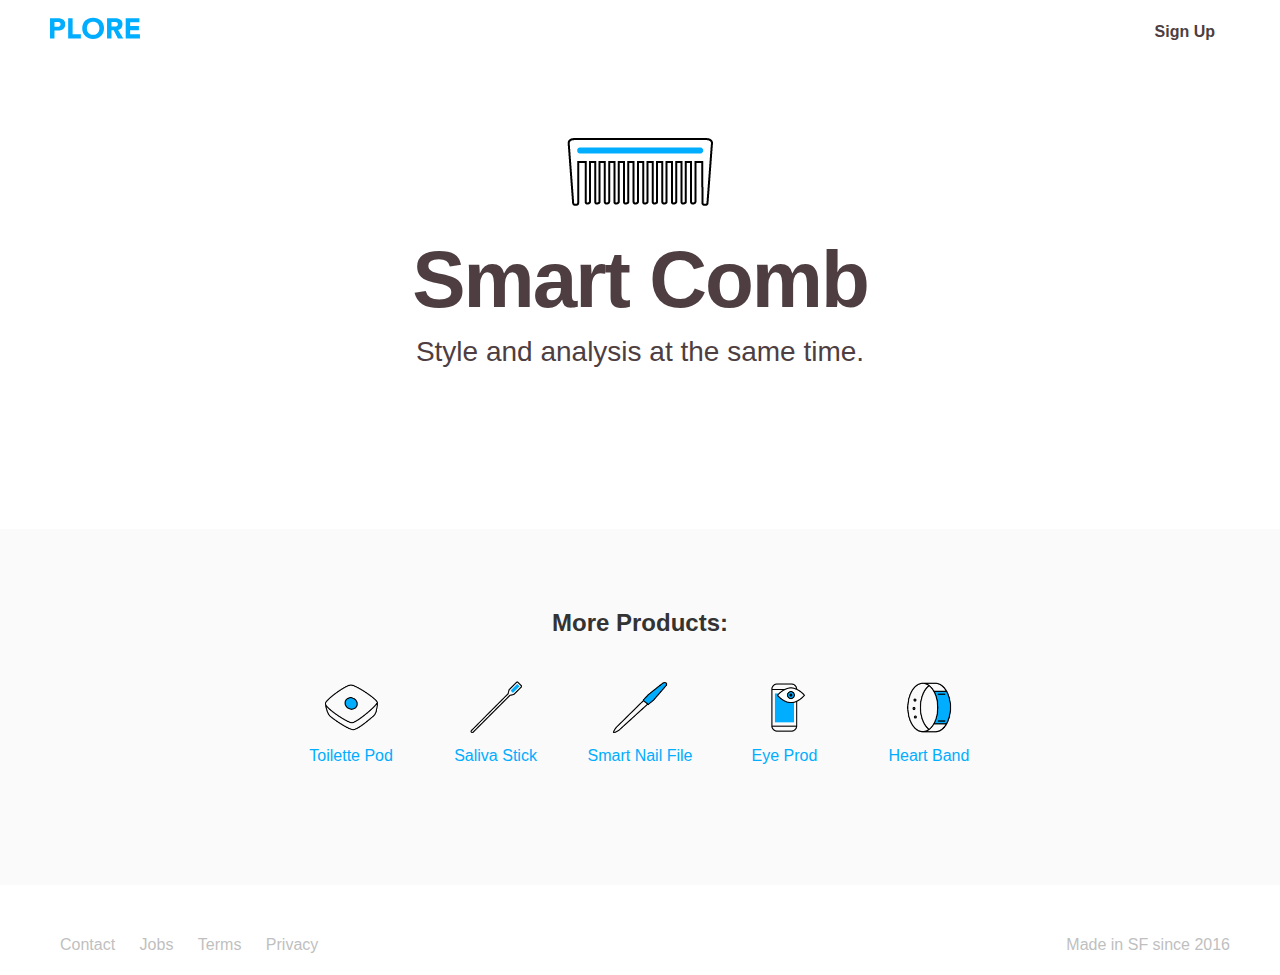
<file: smart-comb.html>
<!DOCTYPE html>
<html class="html-v2">
  <head>
    <meta charset="utf-8">

      <title>Plore - Future of Health</title>

    <link href="css/styles.css" media="screen" rel="stylesheet" type="text/css" />
    <meta content="authenticity_token" name="csrf-param" />
<meta content="NfI6MSr1rzEjMLvfCQsoJHecM2i6Ci4FKxVV5Ephlls=" name="csrf-token" />
    <link href="icons/favicon.png" rel="shortcut icon" type="image/vnd.microsoft.icon" />
    <link href="plore-icon-57x57.png" rel="apple-touch-icon-precomposed" sizes="57x57"></link>
    <link href="plore-icon-114x114.png" rel="apple-touch-icon-precomposed" sizes="114x114"></link>
    <link href="plore-icon-72x72.png" rel="apple-touch-icon-precomposed" sizes="72x72"></link>
    <link href="plore-icon-144x144.png" rel="apple-touch-icon-precomposed" sizes="144x144"></link>
    <meta content="text/html; charset=UTF-8" http-equiv="Content-Type"/>
<meta content="IE=Edge,chrome=1" http-equiv="X-UA-Compatible"/>
<script type="text/javascript">window.NREUM||(NREUM={});NREUM.info={"beacon":"bam.nr-data.net","errorBeacon":"bam.nr-data.net","licenseKey":"673a997f39","applicationID":"2986034","transactionName":"egxdTUcJWwgBShgSBxYRXFZBSUQMC08=","queueTime":1,"applicationTime":59,"agent":"js-agent.newrelic.com/nr-768.min.js"}</script>
<script type="text/javascript">(window.NREUM||(NREUM={})).loader_config={xpid:"VwAOU1RRGwEJXFdSBAU="};window.NREUM||(NREUM={}),__nr_require=function(t,e,n){function r(n){if(!e[n]){var o=e[n]={exports:{}};t[n][0].call(o.exports,function(e){var o=t[n][1][e];return r(o||e)},o,o.exports)}return e[n].exports}if("function"==typeof __nr_require)return __nr_require;for(var o=0;o<n.length;o++)r(n[o]);return r}({QJf3ax:[function(t,e){function n(t){function e(e,n,a){t&&t(e,n,a),a||(a={});for(var c=s(e),f=c.length,u=i(a,o,r),d=0;f>d;d++)c[d].apply(u,n);return u}function a(t,e){f[t]=s(t).concat(e)}function s(t){return f[t]||[]}function c(){return n(e)}var f={};return{on:a,emit:e,create:c,listeners:s,_events:f}}function r(){return{}}var o="nr@context",i=t("gos");e.exports=n()},{gos:"7eSDFh"}],ee:[function(t,e){e.exports=t("QJf3ax")},{}],3:[function(t){function e(t){try{i.console&&console.log(t)}catch(e){}}var n,r=t("ee"),o=t(1),i={};try{n=localStorage.getItem("__nr_flags").split(","),console&&"function"==typeof console.log&&(i.console=!0,-1!==n.indexOf("dev")&&(i.dev=!0),-1!==n.indexOf("nr_dev")&&(i.nrDev=!0))}catch(a){}i.nrDev&&r.on("internal-error",function(t){e(t.stack)}),i.dev&&r.on("fn-err",function(t,n,r){e(r.stack)}),i.dev&&(e("NR AGENT IN DEVELOPMENT MODE"),e("flags: "+o(i,function(t){return t}).join(", ")))},{1:24,ee:"QJf3ax"}],4:[function(t){function e(t,e,n,i,s){try{c?c-=1:r("err",[s||new UncaughtException(t,e,n)])}catch(f){try{r("ierr",[f,(new Date).getTime(),!0])}catch(u){}}return"function"==typeof a?a.apply(this,o(arguments)):!1}function UncaughtException(t,e,n){this.message=t||"Uncaught error with no additional information",this.sourceURL=e,this.line=n}function n(t){r("err",[t,(new Date).getTime()])}var r=t("handle"),o=t(6),i=t("ee"),a=window.onerror,s=!1,c=0;t("loader").features.err=!0,t(5),window.onerror=e;try{throw new Error}catch(f){"stack"in f&&(t(1),t(2),"addEventListener"in window&&t(3),window.XMLHttpRequest&&XMLHttpRequest.prototype&&XMLHttpRequest.prototype.addEventListener&&window.XMLHttpRequest&&XMLHttpRequest.prototype&&XMLHttpRequest.prototype.addEventListener&&!/CriOS/.test(navigator.userAgent)&&t(4),s=!0)}i.on("fn-start",function(){s&&(c+=1)}),i.on("fn-err",function(t,e,r){s&&(this.thrown=!0,n(r))}),i.on("fn-end",function(){s&&!this.thrown&&c>0&&(c-=1)}),i.on("internal-error",function(t){r("ierr",[t,(new Date).getTime(),!0])})},{1:11,2:10,3:8,4:12,5:3,6:25,ee:"QJf3ax",handle:"D5DuLP",loader:"G9z0Bl"}],5:[function(t){if(window.addEventListener){var e=t("handle"),n=t("ee");t(1),window.addEventListener("click",function(){e("inc",["ck"])},!1),window.addEventListener("hashchange",function(){e("inc",["hc"])},!1),n.on("pushState-start",function(){e("inc",["ps"])})}},{1:9,ee:"QJf3ax",handle:"D5DuLP"}],6:[function(t){t("loader").features.ins=!0},{loader:"G9z0Bl"}],7:[function(t){function e(){}if(window.performance&&window.performance.timing&&window.performance.getEntriesByType){var n=t("ee"),r=t("handle"),o=t(1),i=t(2);t("loader").features.stn=!0,t(3);var a=Event;n.on("fn-start",function(t){var e=t[0];e instanceof a&&(this.bstStart=Date.now())}),n.on("fn-end",function(t,e){var n=t[0];n instanceof a&&r("bst",[n,e,this.bstStart,Date.now()])}),o.on("fn-start",function(t,e,n){this.bstStart=Date.now(),this.bstType=n}),o.on("fn-end",function(t,e){r("bstTimer",[e,this.bstStart,Date.now(),this.bstType])}),i.on("fn-start",function(){this.bstStart=Date.now()}),i.on("fn-end",function(t,e){r("bstTimer",[e,this.bstStart,Date.now(),"requestAnimationFrame"])}),n.on("pushState-start",function(){this.time=Date.now(),this.startPath=location.pathname+location.hash}),n.on("pushState-end",function(){r("bstHist",[location.pathname+location.hash,this.startPath,this.time])}),"addEventListener"in window.performance&&(window.performance.addEventListener("webkitresourcetimingbufferfull",function(){r("bstResource",[window.performance.getEntriesByType("resource")]),window.performance.webkitClearResourceTimings()},!1),window.performance.addEventListener("resourcetimingbufferfull",function(){r("bstResource",[window.performance.getEntriesByType("resource")]),window.performance.clearResourceTimings()},!1)),document.addEventListener("scroll",e,!1),document.addEventListener("keypress",e,!1),document.addEventListener("click",e,!1)}},{1:11,2:10,3:9,ee:"QJf3ax",handle:"D5DuLP",loader:"G9z0Bl"}],8:[function(t,e){function n(t){i.inPlace(t,["addEventListener","removeEventListener"],"-",r)}function r(t){return t[1]}var o=t("ee").create(),i=t(1)(o),a=t("gos");if(e.exports=o,n(window),"getPrototypeOf"in Object){for(var s=document;s&&!s.hasOwnProperty("addEventListener");)s=Object.getPrototypeOf(s);s&&n(s);for(var c=XMLHttpRequest.prototype;c&&!c.hasOwnProperty("addEventListener");)c=Object.getPrototypeOf(c);c&&n(c)}else XMLHttpRequest.prototype.hasOwnProperty("addEventListener")&&n(XMLHttpRequest.prototype);o.on("addEventListener-start",function(t,e){function n(){return s}if(t[1]){var r=t[1];if("function"==typeof r){var s=a(r,"nr@wrapped",function(){return i(r,"fn-",n,r.name||"anonymous")});this.wrapped=t[1]=s,o.emit("initEventContext",[t,e],this.wrapped)}else"function"==typeof r.handleEvent&&i.inPlace(r,["handleEvent"],"fn-")}}),o.on("removeEventListener-start",function(t){var e=this.wrapped;e&&(t[1]=e)})},{1:26,ee:"QJf3ax",gos:"7eSDFh"}],9:[function(t,e){var n=t("ee").create(),r=t(1)(n);e.exports=n,r.inPlace(window.history,["pushState","replaceState"],"-")},{1:26,ee:"QJf3ax"}],10:[function(t,e){var n=t("ee").create(),r=t(1)(n);e.exports=n,r.inPlace(window,["requestAnimationFrame","mozRequestAnimationFrame","webkitRequestAnimationFrame","msRequestAnimationFrame"],"raf-"),n.on("raf-start",function(t){t[0]=r(t[0],"fn-")})},{1:26,ee:"QJf3ax"}],11:[function(t,e){function n(t,e,n){t[0]=i(t[0],"fn-",null,n)}function r(t,e,n){function r(){return a}this.ctx={};var a={"nr@context":this.ctx};o.emit("initTimerContext",[t,n],a),t[0]=i(t[0],"fn-",r,n)}var o=t("ee").create(),i=t(1)(o);e.exports=o,i.inPlace(window,["setTimeout","setImmediate"],"setTimer-"),i.inPlace(window,["setInterval"],"setInterval-"),i.inPlace(window,["clearTimeout","clearImmediate"],"clearTimeout-"),o.on("setInterval-start",n),o.on("setTimer-start",r)},{1:26,ee:"QJf3ax"}],12:[function(t,e){function n(){f.inPlace(this,p,"fn-",o)}function r(t,e){f.inPlace(e,["onreadystatechange"],"fn-")}function o(t,e){return e}function i(t,e){for(var n in t)e[n]=t[n];return e}var a=t("ee").create(),s=t(1),c=t(2),f=c(a),u=c(s),d=window.XMLHttpRequest,p=["onload","onerror","onabort","onloadstart","onloadend","onprogress","ontimeout"];e.exports=a,window.XMLHttpRequest=function(t){var e=new d(t);try{a.emit("new-xhr",[],e),e.hasOwnProperty("addEventListener")&&u.inPlace(e,["addEventListener","removeEventListener"],"-",o),e.addEventListener("readystatechange",n,!1)}catch(r){try{a.emit("internal-error",[r])}catch(i){}}return e},i(d,XMLHttpRequest),XMLHttpRequest.prototype=d.prototype,f.inPlace(XMLHttpRequest.prototype,["open","send"],"-xhr-",o),a.on("send-xhr-start",r),a.on("open-xhr-start",r)},{1:8,2:26,ee:"QJf3ax"}],13:[function(t){function e(t){var e=this.params,r=this.metrics;if(!this.ended){this.ended=!0;for(var i=0;c>i;i++)t.removeEventListener(s[i],this.listener,!1);if(!e.aborted){if(r.duration=(new Date).getTime()-this.startTime,4===t.readyState){e.status=t.status;var a=t.responseType,f="arraybuffer"===a||"blob"===a||"json"===a?t.response:t.responseText,u=n(f);if(u&&(r.rxSize=u),this.sameOrigin){var d=t.getResponseHeader("X-NewRelic-App-Data");d&&(e.cat=d.split(", ").pop())}}else e.status=0;r.cbTime=this.cbTime,o("xhr",[e,r,this.startTime])}}}function n(t){if("string"==typeof t&&t.length)return t.length;if("object"!=typeof t)return void 0;if("undefined"!=typeof ArrayBuffer&&t instanceof ArrayBuffer&&t.byteLength)return t.byteLength;if("undefined"!=typeof Blob&&t instanceof Blob&&t.size)return t.size;if("undefined"!=typeof FormData&&t instanceof FormData)return void 0;try{return JSON.stringify(t).length}catch(e){return void 0}}function r(t,e){var n=i(e),r=t.params;r.host=n.hostname+":"+n.port,r.pathname=n.pathname,t.sameOrigin=n.sameOrigin}if(window.XMLHttpRequest&&XMLHttpRequest.prototype&&XMLHttpRequest.prototype.addEventListener&&!/CriOS/.test(navigator.userAgent)){t("loader").features.xhr=!0;var o=t("handle"),i=t(2),a=t("ee"),s=["load","error","abort","timeout"],c=s.length,f=t(1),u=window.XMLHttpRequest;t(4),t(3),a.on("new-xhr",function(){this.totalCbs=0,this.called=0,this.cbTime=0,this.end=e,this.ended=!1,this.xhrGuids={}}),a.on("open-xhr-start",function(t){this.params={method:t[0]},r(this,t[1]),this.metrics={}}),a.on("open-xhr-end",function(t,e){"loader_config"in NREUM&&"xpid"in NREUM.loader_config&&this.sameOrigin&&e.setRequestHeader("X-NewRelic-ID",NREUM.loader_config.xpid)}),a.on("send-xhr-start",function(t,e){var r=this.metrics,o=t[0],i=this;if(r&&o){var f=n(o);f&&(r.txSize=f)}this.startTime=(new Date).getTime(),this.listener=function(t){try{"abort"===t.type&&(i.params.aborted=!0),("load"!==t.type||i.called===i.totalCbs&&(i.onloadCalled||"function"!=typeof e.onload))&&i.end(e)}catch(n){try{a.emit("internal-error",[n])}catch(r){}}};for(var u=0;c>u;u++)e.addEventListener(s[u],this.listener,!1)}),a.on("xhr-cb-time",function(t,e,n){this.cbTime+=t,e?this.onloadCalled=!0:this.called+=1,this.called!==this.totalCbs||!this.onloadCalled&&"function"==typeof n.onload||this.end(n)}),a.on("xhr-load-added",function(t,e){var n=""+f(t)+!!e;this.xhrGuids&&!this.xhrGuids[n]&&(this.xhrGuids[n]=!0,this.totalCbs+=1)}),a.on("xhr-load-removed",function(t,e){var n=""+f(t)+!!e;this.xhrGuids&&this.xhrGuids[n]&&(delete this.xhrGuids[n],this.totalCbs-=1)}),a.on("addEventListener-end",function(t,e){e instanceof u&&"load"===t[0]&&a.emit("xhr-load-added",[t[1],t[2]],e)}),a.on("removeEventListener-end",function(t,e){e instanceof u&&"load"===t[0]&&a.emit("xhr-load-removed",[t[1],t[2]],e)}),a.on("fn-start",function(t,e,n){e instanceof u&&("onload"===n&&(this.onload=!0),("load"===(t[0]&&t[0].type)||this.onload)&&(this.xhrCbStart=(new Date).getTime()))}),a.on("fn-end",function(t,e){this.xhrCbStart&&a.emit("xhr-cb-time",[(new Date).getTime()-this.xhrCbStart,this.onload,e],e)})}},{1:"XL7HBI",2:14,3:12,4:8,ee:"QJf3ax",handle:"D5DuLP",loader:"G9z0Bl"}],14:[function(t,e){e.exports=function(t){var e=document.createElement("a"),n=window.location,r={};e.href=t,r.port=e.port;var o=e.href.split("://");return!r.port&&o[1]&&(r.port=o[1].split("/")[0].split("@").pop().split(":")[1]),r.port&&"0"!==r.port||(r.port="https"===o[0]?"443":"80"),r.hostname=e.hostname||n.hostname,r.pathname=e.pathname,r.protocol=o[0],"/"!==r.pathname.charAt(0)&&(r.pathname="/"+r.pathname),r.sameOrigin=!e.hostname||e.hostname===document.domain&&e.port===n.port&&e.protocol===n.protocol,r}},{}],15:[function(t,e){function n(t){return function(){r(t,[(new Date).getTime()].concat(i(arguments)))}}var r=t("handle"),o=t(1),i=t(2);"undefined"==typeof window.newrelic&&(newrelic=window.NREUM);var a=["setPageViewName","addPageAction","setCustomAttribute","finished","addToTrace","inlineHit","noticeError"];o(a,function(t,e){window.NREUM[e]=n("api-"+e)}),e.exports=window.NREUM},{1:24,2:25,handle:"D5DuLP"}],gos:[function(t,e){e.exports=t("7eSDFh")},{}],"7eSDFh":[function(t,e){function n(t,e,n){if(r.call(t,e))return t[e];var o=n();if(Object.defineProperty&&Object.keys)try{return Object.defineProperty(t,e,{value:o,writable:!0,enumerable:!1}),o}catch(i){}return t[e]=o,o}var r=Object.prototype.hasOwnProperty;e.exports=n},{}],D5DuLP:[function(t,e){function n(t,e,n){return r.listeners(t).length?r.emit(t,e,n):void(r.q&&(r.q[t]||(r.q[t]=[]),r.q[t].push(e)))}var r=t("ee").create();e.exports=n,n.ee=r,r.q={}},{ee:"QJf3ax"}],handle:[function(t,e){e.exports=t("D5DuLP")},{}],XL7HBI:[function(t,e){function n(t){var e=typeof t;return!t||"object"!==e&&"function"!==e?-1:t===window?0:i(t,o,function(){return r++})}var r=1,o="nr@id",i=t("gos");e.exports=n},{gos:"7eSDFh"}],id:[function(t,e){e.exports=t("XL7HBI")},{}],G9z0Bl:[function(t,e){function n(){var t=p.info=NREUM.info,e=f.getElementsByTagName("script")[0];if(t&&t.licenseKey&&t.applicationID&&e){s(d,function(e,n){e in t||(t[e]=n)});var n="https"===u.split(":")[0]||t.sslForHttp;p.proto=n?"https://":"http://",a("mark",["onload",i()]);var r=f.createElement("script");r.src=p.proto+t.agent,e.parentNode.insertBefore(r,e)}}function r(){"complete"===f.readyState&&o()}function o(){a("mark",["domContent",i()])}function i(){return(new Date).getTime()}var a=t("handle"),s=t(1),c=window,f=c.document;t(2);var u=(""+location).split("?")[0],d={beacon:"bam.nr-data.net",errorBeacon:"bam.nr-data.net",agent:"js-agent.newrelic.com/nr-768.min.js"},p=e.exports={offset:i(),origin:u,features:{}};f.addEventListener?(f.addEventListener("DOMContentLoaded",o,!1),c.addEventListener("load",n,!1)):(f.attachEvent("onreadystatechange",r),c.attachEvent("onload",n)),a("mark",["firstbyte",i()])},{1:24,2:15,handle:"D5DuLP"}],loader:[function(t,e){e.exports=t("G9z0Bl")},{}],24:[function(t,e){function n(t,e){var n=[],o="",i=0;for(o in t)r.call(t,o)&&(n[i]=e(o,t[o]),i+=1);return n}var r=Object.prototype.hasOwnProperty;e.exports=n},{}],25:[function(t,e){function n(t,e,n){e||(e=0),"undefined"==typeof n&&(n=t?t.length:0);for(var r=-1,o=n-e||0,i=Array(0>o?0:o);++r<o;)i[r]=t[e+r];return i}e.exports=n},{}],26:[function(t,e){function n(t){return!(t&&"function"==typeof t&&t.apply&&!t[i])}var r=t("ee"),o=t(1),i="nr@original",a=Object.prototype.hasOwnProperty;e.exports=function(t){function e(t,e,r,a){function nrWrapper(){var n,i,s,f;try{i=this,n=o(arguments),s=r&&r(n,i)||{}}catch(d){u([d,"",[n,i,a],s])}c(e+"start",[n,i,a],s);try{return f=t.apply(i,n)}catch(p){throw c(e+"err",[n,i,p],s),p}finally{c(e+"end",[n,i,f],s)}}return n(t)?t:(e||(e=""),nrWrapper[i]=t,f(t,nrWrapper),nrWrapper)}function s(t,r,o,i){o||(o="");var a,s,c,f="-"===o.charAt(0);for(c=0;c<r.length;c++)s=r[c],a=t[s],n(a)||(t[s]=e(a,f?s+o:o,i,s))}function c(e,n,r){try{t.emit(e,n,r)}catch(o){u([o,e,n,r])}}function f(t,e){if(Object.defineProperty&&Object.keys)try{var n=Object.keys(t);return n.forEach(function(n){Object.defineProperty(e,n,{get:function(){return t[n]},set:function(e){return t[n]=e,e}})}),e}catch(r){u([r])}for(var o in t)a.call(t,o)&&(e[o]=t[o]);return e}function u(e){try{t.emit("internal-error",e)}catch(n){}}return t||(t=r),e.inPlace=s,e.flag=i,e}},{1:25,ee:"QJf3ax"}]},{},["G9z0Bl",4,13,7,6,5]);</script>
<meta name="author" content="Plore" />


  <meta content="Plore - Future of Health." name="description"/>
  <meta content="Plore - Future of Health" name="keywords"/>
  <meta content="Copyright 2016 Plore Inc." name="copyright"/>
  <meta content="#00adff" name="theme-color"/>

  <meta content="Plore - Future of Health" property="og:site_name"/>

  <meta content="Plore" property="og:title"/>
  <meta content="Plore - Future of Health." property="og:description"/>
  <meta content="website" property="og:type"/>
  <meta content="images/plore-logo.png" property="og:image"/>

  <meta content="all" name="robots"/>

    <meta name="viewport" content="width=device-width, initial-scale=1, maximum-scale=10">
    <script src="js/script.js" type="text/javascript"></script>
  </head>

  <body id="v2-root-body" class="body-v2">
    <header>
      <div class="header-content container">
        <a href="/">
          <img class="logo" src="icons/plore.svg" />
</a>
        <nav>
          <ul class="header-menu">
              <li><a href="join.html" class="btn-primary">Sign Up</a></li>
          </ul>

        </nav>
      </div>
    </header>

    <main class="main-wrapper">
      <div class="showcase">
  <section class="header product-header container">
    <img alt="Smart Comb" class="thumbnail" src="images/comb.png" />
    <h1>Smart Comb</h1>
    <h2>Style and analysis at the same time.</h2>
  </section>

  <section class="categories container">

  </section>

  <section class="integrations">
    <h3>More Products:</h3>
    <ul>
        <li>
          <a href="toilette-pod.html">
            <img alt="Toilette Pod" src="icons/pod.png" />
            <span style="color: #00adff;" class="hide-on-xs">Toilette Pod</span>
</a>        </li>
        <li>
          <a href="saliva-stick.html">
            <img alt="Saliva Stick" src="icons/stick.png" />
            <span style="color: #00adff;" class="hide-on-xs">Saliva Stick</span>
</a>        </li>
        <li>
          <a href="smart-nail-file.html">
            <img alt="Smart Nail File" src="icons/nail.png" />
            <span style="color: #00adff;" class="hide-on-xs">Smart Nail File</span>
</a>        </li>
        <li>
          <a href="eye-prod.html">
            <img alt="Eye Prod" src="icons/eye.png" />
            <span style="color: #00adff;" class="hide-on-xs">Eye Prod</span>
</a>        </li>
        <li>
          <a href="heart-band.html">
            <img alt="Heart Band" src="icons/band.png" />
            <span style="color: #00adff;" class="hide-on-xs">Heart Band</span>
</a>        </li>
    </ul>

      </section>
</div>

    </main>

    <footer class="main-footer container">
      <nav>
        <a href="contact.html">Contact</a>
        <a href="jobs.html">Jobs</a>
        <a href="terms.html">Terms</a>
        <a href="privacy.html">Privacy</a>
      </nav>

      <div class="made-in">
        <span>Made in SF <span class="hide-on-xs">since 2016</span></span>
      </div>
    </footer>
  </body>
</html>
</file>
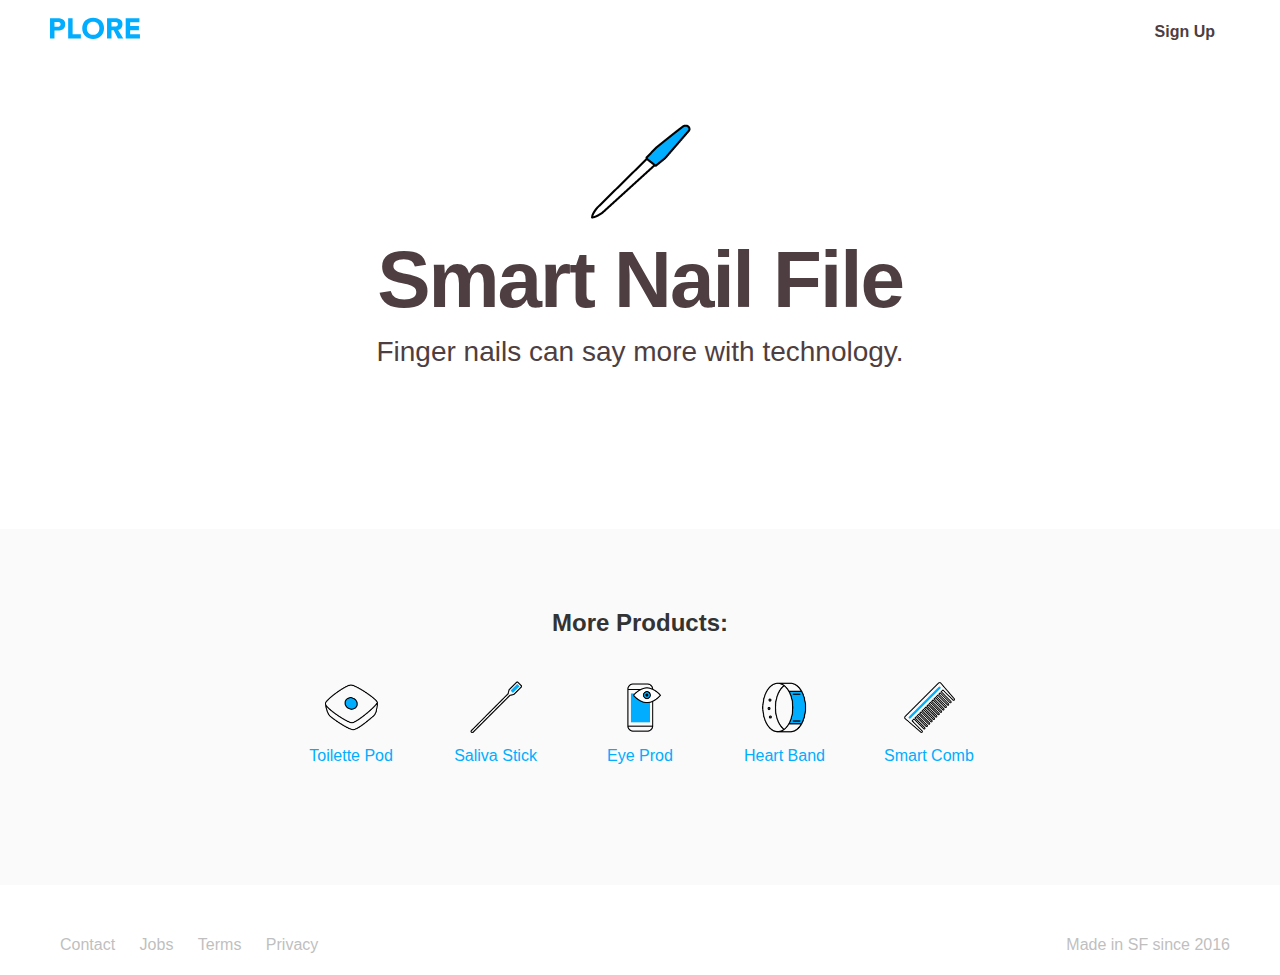
<file: smart-nail-file.html>
<!DOCTYPE html>
<html class="html-v2">
  <head>
    <meta charset="utf-8">

      <title>Plore - Future of Health</title>

    <link href="css/styles.css" media="screen" rel="stylesheet" type="text/css" />
    <meta content="authenticity_token" name="csrf-param" />
<meta content="NfI6MSr1rzEjMLvfCQsoJHecM2i6Ci4FKxVV5Ephlls=" name="csrf-token" />
    <link href="icons/favicon.png" rel="shortcut icon" type="image/vnd.microsoft.icon" />
    <link href="plore-icon-57x57.png" rel="apple-touch-icon-precomposed" sizes="57x57"></link>
    <link href="plore-icon-114x114.png" rel="apple-touch-icon-precomposed" sizes="114x114"></link>
    <link href="plore-icon-72x72.png" rel="apple-touch-icon-precomposed" sizes="72x72"></link>
    <link href="plore-icon-144x144.png" rel="apple-touch-icon-precomposed" sizes="144x144"></link>
    <meta content="text/html; charset=UTF-8" http-equiv="Content-Type"/>
<meta content="IE=Edge,chrome=1" http-equiv="X-UA-Compatible"/>
<script type="text/javascript">window.NREUM||(NREUM={});NREUM.info={"beacon":"bam.nr-data.net","errorBeacon":"bam.nr-data.net","licenseKey":"673a997f39","applicationID":"2986034","transactionName":"egxdTUcJWwgBShgSBxYRXFZBSUQMC08=","queueTime":1,"applicationTime":59,"agent":"js-agent.newrelic.com/nr-768.min.js"}</script>
<script type="text/javascript">(window.NREUM||(NREUM={})).loader_config={xpid:"VwAOU1RRGwEJXFdSBAU="};window.NREUM||(NREUM={}),__nr_require=function(t,e,n){function r(n){if(!e[n]){var o=e[n]={exports:{}};t[n][0].call(o.exports,function(e){var o=t[n][1][e];return r(o||e)},o,o.exports)}return e[n].exports}if("function"==typeof __nr_require)return __nr_require;for(var o=0;o<n.length;o++)r(n[o]);return r}({QJf3ax:[function(t,e){function n(t){function e(e,n,a){t&&t(e,n,a),a||(a={});for(var c=s(e),f=c.length,u=i(a,o,r),d=0;f>d;d++)c[d].apply(u,n);return u}function a(t,e){f[t]=s(t).concat(e)}function s(t){return f[t]||[]}function c(){return n(e)}var f={};return{on:a,emit:e,create:c,listeners:s,_events:f}}function r(){return{}}var o="nr@context",i=t("gos");e.exports=n()},{gos:"7eSDFh"}],ee:[function(t,e){e.exports=t("QJf3ax")},{}],3:[function(t){function e(t){try{i.console&&console.log(t)}catch(e){}}var n,r=t("ee"),o=t(1),i={};try{n=localStorage.getItem("__nr_flags").split(","),console&&"function"==typeof console.log&&(i.console=!0,-1!==n.indexOf("dev")&&(i.dev=!0),-1!==n.indexOf("nr_dev")&&(i.nrDev=!0))}catch(a){}i.nrDev&&r.on("internal-error",function(t){e(t.stack)}),i.dev&&r.on("fn-err",function(t,n,r){e(r.stack)}),i.dev&&(e("NR AGENT IN DEVELOPMENT MODE"),e("flags: "+o(i,function(t){return t}).join(", ")))},{1:24,ee:"QJf3ax"}],4:[function(t){function e(t,e,n,i,s){try{c?c-=1:r("err",[s||new UncaughtException(t,e,n)])}catch(f){try{r("ierr",[f,(new Date).getTime(),!0])}catch(u){}}return"function"==typeof a?a.apply(this,o(arguments)):!1}function UncaughtException(t,e,n){this.message=t||"Uncaught error with no additional information",this.sourceURL=e,this.line=n}function n(t){r("err",[t,(new Date).getTime()])}var r=t("handle"),o=t(6),i=t("ee"),a=window.onerror,s=!1,c=0;t("loader").features.err=!0,t(5),window.onerror=e;try{throw new Error}catch(f){"stack"in f&&(t(1),t(2),"addEventListener"in window&&t(3),window.XMLHttpRequest&&XMLHttpRequest.prototype&&XMLHttpRequest.prototype.addEventListener&&window.XMLHttpRequest&&XMLHttpRequest.prototype&&XMLHttpRequest.prototype.addEventListener&&!/CriOS/.test(navigator.userAgent)&&t(4),s=!0)}i.on("fn-start",function(){s&&(c+=1)}),i.on("fn-err",function(t,e,r){s&&(this.thrown=!0,n(r))}),i.on("fn-end",function(){s&&!this.thrown&&c>0&&(c-=1)}),i.on("internal-error",function(t){r("ierr",[t,(new Date).getTime(),!0])})},{1:11,2:10,3:8,4:12,5:3,6:25,ee:"QJf3ax",handle:"D5DuLP",loader:"G9z0Bl"}],5:[function(t){if(window.addEventListener){var e=t("handle"),n=t("ee");t(1),window.addEventListener("click",function(){e("inc",["ck"])},!1),window.addEventListener("hashchange",function(){e("inc",["hc"])},!1),n.on("pushState-start",function(){e("inc",["ps"])})}},{1:9,ee:"QJf3ax",handle:"D5DuLP"}],6:[function(t){t("loader").features.ins=!0},{loader:"G9z0Bl"}],7:[function(t){function e(){}if(window.performance&&window.performance.timing&&window.performance.getEntriesByType){var n=t("ee"),r=t("handle"),o=t(1),i=t(2);t("loader").features.stn=!0,t(3);var a=Event;n.on("fn-start",function(t){var e=t[0];e instanceof a&&(this.bstStart=Date.now())}),n.on("fn-end",function(t,e){var n=t[0];n instanceof a&&r("bst",[n,e,this.bstStart,Date.now()])}),o.on("fn-start",function(t,e,n){this.bstStart=Date.now(),this.bstType=n}),o.on("fn-end",function(t,e){r("bstTimer",[e,this.bstStart,Date.now(),this.bstType])}),i.on("fn-start",function(){this.bstStart=Date.now()}),i.on("fn-end",function(t,e){r("bstTimer",[e,this.bstStart,Date.now(),"requestAnimationFrame"])}),n.on("pushState-start",function(){this.time=Date.now(),this.startPath=location.pathname+location.hash}),n.on("pushState-end",function(){r("bstHist",[location.pathname+location.hash,this.startPath,this.time])}),"addEventListener"in window.performance&&(window.performance.addEventListener("webkitresourcetimingbufferfull",function(){r("bstResource",[window.performance.getEntriesByType("resource")]),window.performance.webkitClearResourceTimings()},!1),window.performance.addEventListener("resourcetimingbufferfull",function(){r("bstResource",[window.performance.getEntriesByType("resource")]),window.performance.clearResourceTimings()},!1)),document.addEventListener("scroll",e,!1),document.addEventListener("keypress",e,!1),document.addEventListener("click",e,!1)}},{1:11,2:10,3:9,ee:"QJf3ax",handle:"D5DuLP",loader:"G9z0Bl"}],8:[function(t,e){function n(t){i.inPlace(t,["addEventListener","removeEventListener"],"-",r)}function r(t){return t[1]}var o=t("ee").create(),i=t(1)(o),a=t("gos");if(e.exports=o,n(window),"getPrototypeOf"in Object){for(var s=document;s&&!s.hasOwnProperty("addEventListener");)s=Object.getPrototypeOf(s);s&&n(s);for(var c=XMLHttpRequest.prototype;c&&!c.hasOwnProperty("addEventListener");)c=Object.getPrototypeOf(c);c&&n(c)}else XMLHttpRequest.prototype.hasOwnProperty("addEventListener")&&n(XMLHttpRequest.prototype);o.on("addEventListener-start",function(t,e){function n(){return s}if(t[1]){var r=t[1];if("function"==typeof r){var s=a(r,"nr@wrapped",function(){return i(r,"fn-",n,r.name||"anonymous")});this.wrapped=t[1]=s,o.emit("initEventContext",[t,e],this.wrapped)}else"function"==typeof r.handleEvent&&i.inPlace(r,["handleEvent"],"fn-")}}),o.on("removeEventListener-start",function(t){var e=this.wrapped;e&&(t[1]=e)})},{1:26,ee:"QJf3ax",gos:"7eSDFh"}],9:[function(t,e){var n=t("ee").create(),r=t(1)(n);e.exports=n,r.inPlace(window.history,["pushState","replaceState"],"-")},{1:26,ee:"QJf3ax"}],10:[function(t,e){var n=t("ee").create(),r=t(1)(n);e.exports=n,r.inPlace(window,["requestAnimationFrame","mozRequestAnimationFrame","webkitRequestAnimationFrame","msRequestAnimationFrame"],"raf-"),n.on("raf-start",function(t){t[0]=r(t[0],"fn-")})},{1:26,ee:"QJf3ax"}],11:[function(t,e){function n(t,e,n){t[0]=i(t[0],"fn-",null,n)}function r(t,e,n){function r(){return a}this.ctx={};var a={"nr@context":this.ctx};o.emit("initTimerContext",[t,n],a),t[0]=i(t[0],"fn-",r,n)}var o=t("ee").create(),i=t(1)(o);e.exports=o,i.inPlace(window,["setTimeout","setImmediate"],"setTimer-"),i.inPlace(window,["setInterval"],"setInterval-"),i.inPlace(window,["clearTimeout","clearImmediate"],"clearTimeout-"),o.on("setInterval-start",n),o.on("setTimer-start",r)},{1:26,ee:"QJf3ax"}],12:[function(t,e){function n(){f.inPlace(this,p,"fn-",o)}function r(t,e){f.inPlace(e,["onreadystatechange"],"fn-")}function o(t,e){return e}function i(t,e){for(var n in t)e[n]=t[n];return e}var a=t("ee").create(),s=t(1),c=t(2),f=c(a),u=c(s),d=window.XMLHttpRequest,p=["onload","onerror","onabort","onloadstart","onloadend","onprogress","ontimeout"];e.exports=a,window.XMLHttpRequest=function(t){var e=new d(t);try{a.emit("new-xhr",[],e),e.hasOwnProperty("addEventListener")&&u.inPlace(e,["addEventListener","removeEventListener"],"-",o),e.addEventListener("readystatechange",n,!1)}catch(r){try{a.emit("internal-error",[r])}catch(i){}}return e},i(d,XMLHttpRequest),XMLHttpRequest.prototype=d.prototype,f.inPlace(XMLHttpRequest.prototype,["open","send"],"-xhr-",o),a.on("send-xhr-start",r),a.on("open-xhr-start",r)},{1:8,2:26,ee:"QJf3ax"}],13:[function(t){function e(t){var e=this.params,r=this.metrics;if(!this.ended){this.ended=!0;for(var i=0;c>i;i++)t.removeEventListener(s[i],this.listener,!1);if(!e.aborted){if(r.duration=(new Date).getTime()-this.startTime,4===t.readyState){e.status=t.status;var a=t.responseType,f="arraybuffer"===a||"blob"===a||"json"===a?t.response:t.responseText,u=n(f);if(u&&(r.rxSize=u),this.sameOrigin){var d=t.getResponseHeader("X-NewRelic-App-Data");d&&(e.cat=d.split(", ").pop())}}else e.status=0;r.cbTime=this.cbTime,o("xhr",[e,r,this.startTime])}}}function n(t){if("string"==typeof t&&t.length)return t.length;if("object"!=typeof t)return void 0;if("undefined"!=typeof ArrayBuffer&&t instanceof ArrayBuffer&&t.byteLength)return t.byteLength;if("undefined"!=typeof Blob&&t instanceof Blob&&t.size)return t.size;if("undefined"!=typeof FormData&&t instanceof FormData)return void 0;try{return JSON.stringify(t).length}catch(e){return void 0}}function r(t,e){var n=i(e),r=t.params;r.host=n.hostname+":"+n.port,r.pathname=n.pathname,t.sameOrigin=n.sameOrigin}if(window.XMLHttpRequest&&XMLHttpRequest.prototype&&XMLHttpRequest.prototype.addEventListener&&!/CriOS/.test(navigator.userAgent)){t("loader").features.xhr=!0;var o=t("handle"),i=t(2),a=t("ee"),s=["load","error","abort","timeout"],c=s.length,f=t(1),u=window.XMLHttpRequest;t(4),t(3),a.on("new-xhr",function(){this.totalCbs=0,this.called=0,this.cbTime=0,this.end=e,this.ended=!1,this.xhrGuids={}}),a.on("open-xhr-start",function(t){this.params={method:t[0]},r(this,t[1]),this.metrics={}}),a.on("open-xhr-end",function(t,e){"loader_config"in NREUM&&"xpid"in NREUM.loader_config&&this.sameOrigin&&e.setRequestHeader("X-NewRelic-ID",NREUM.loader_config.xpid)}),a.on("send-xhr-start",function(t,e){var r=this.metrics,o=t[0],i=this;if(r&&o){var f=n(o);f&&(r.txSize=f)}this.startTime=(new Date).getTime(),this.listener=function(t){try{"abort"===t.type&&(i.params.aborted=!0),("load"!==t.type||i.called===i.totalCbs&&(i.onloadCalled||"function"!=typeof e.onload))&&i.end(e)}catch(n){try{a.emit("internal-error",[n])}catch(r){}}};for(var u=0;c>u;u++)e.addEventListener(s[u],this.listener,!1)}),a.on("xhr-cb-time",function(t,e,n){this.cbTime+=t,e?this.onloadCalled=!0:this.called+=1,this.called!==this.totalCbs||!this.onloadCalled&&"function"==typeof n.onload||this.end(n)}),a.on("xhr-load-added",function(t,e){var n=""+f(t)+!!e;this.xhrGuids&&!this.xhrGuids[n]&&(this.xhrGuids[n]=!0,this.totalCbs+=1)}),a.on("xhr-load-removed",function(t,e){var n=""+f(t)+!!e;this.xhrGuids&&this.xhrGuids[n]&&(delete this.xhrGuids[n],this.totalCbs-=1)}),a.on("addEventListener-end",function(t,e){e instanceof u&&"load"===t[0]&&a.emit("xhr-load-added",[t[1],t[2]],e)}),a.on("removeEventListener-end",function(t,e){e instanceof u&&"load"===t[0]&&a.emit("xhr-load-removed",[t[1],t[2]],e)}),a.on("fn-start",function(t,e,n){e instanceof u&&("onload"===n&&(this.onload=!0),("load"===(t[0]&&t[0].type)||this.onload)&&(this.xhrCbStart=(new Date).getTime()))}),a.on("fn-end",function(t,e){this.xhrCbStart&&a.emit("xhr-cb-time",[(new Date).getTime()-this.xhrCbStart,this.onload,e],e)})}},{1:"XL7HBI",2:14,3:12,4:8,ee:"QJf3ax",handle:"D5DuLP",loader:"G9z0Bl"}],14:[function(t,e){e.exports=function(t){var e=document.createElement("a"),n=window.location,r={};e.href=t,r.port=e.port;var o=e.href.split("://");return!r.port&&o[1]&&(r.port=o[1].split("/")[0].split("@").pop().split(":")[1]),r.port&&"0"!==r.port||(r.port="https"===o[0]?"443":"80"),r.hostname=e.hostname||n.hostname,r.pathname=e.pathname,r.protocol=o[0],"/"!==r.pathname.charAt(0)&&(r.pathname="/"+r.pathname),r.sameOrigin=!e.hostname||e.hostname===document.domain&&e.port===n.port&&e.protocol===n.protocol,r}},{}],15:[function(t,e){function n(t){return function(){r(t,[(new Date).getTime()].concat(i(arguments)))}}var r=t("handle"),o=t(1),i=t(2);"undefined"==typeof window.newrelic&&(newrelic=window.NREUM);var a=["setPageViewName","addPageAction","setCustomAttribute","finished","addToTrace","inlineHit","noticeError"];o(a,function(t,e){window.NREUM[e]=n("api-"+e)}),e.exports=window.NREUM},{1:24,2:25,handle:"D5DuLP"}],gos:[function(t,e){e.exports=t("7eSDFh")},{}],"7eSDFh":[function(t,e){function n(t,e,n){if(r.call(t,e))return t[e];var o=n();if(Object.defineProperty&&Object.keys)try{return Object.defineProperty(t,e,{value:o,writable:!0,enumerable:!1}),o}catch(i){}return t[e]=o,o}var r=Object.prototype.hasOwnProperty;e.exports=n},{}],D5DuLP:[function(t,e){function n(t,e,n){return r.listeners(t).length?r.emit(t,e,n):void(r.q&&(r.q[t]||(r.q[t]=[]),r.q[t].push(e)))}var r=t("ee").create();e.exports=n,n.ee=r,r.q={}},{ee:"QJf3ax"}],handle:[function(t,e){e.exports=t("D5DuLP")},{}],XL7HBI:[function(t,e){function n(t){var e=typeof t;return!t||"object"!==e&&"function"!==e?-1:t===window?0:i(t,o,function(){return r++})}var r=1,o="nr@id",i=t("gos");e.exports=n},{gos:"7eSDFh"}],id:[function(t,e){e.exports=t("XL7HBI")},{}],G9z0Bl:[function(t,e){function n(){var t=p.info=NREUM.info,e=f.getElementsByTagName("script")[0];if(t&&t.licenseKey&&t.applicationID&&e){s(d,function(e,n){e in t||(t[e]=n)});var n="https"===u.split(":")[0]||t.sslForHttp;p.proto=n?"https://":"http://",a("mark",["onload",i()]);var r=f.createElement("script");r.src=p.proto+t.agent,e.parentNode.insertBefore(r,e)}}function r(){"complete"===f.readyState&&o()}function o(){a("mark",["domContent",i()])}function i(){return(new Date).getTime()}var a=t("handle"),s=t(1),c=window,f=c.document;t(2);var u=(""+location).split("?")[0],d={beacon:"bam.nr-data.net",errorBeacon:"bam.nr-data.net",agent:"js-agent.newrelic.com/nr-768.min.js"},p=e.exports={offset:i(),origin:u,features:{}};f.addEventListener?(f.addEventListener("DOMContentLoaded",o,!1),c.addEventListener("load",n,!1)):(f.attachEvent("onreadystatechange",r),c.attachEvent("onload",n)),a("mark",["firstbyte",i()])},{1:24,2:15,handle:"D5DuLP"}],loader:[function(t,e){e.exports=t("G9z0Bl")},{}],24:[function(t,e){function n(t,e){var n=[],o="",i=0;for(o in t)r.call(t,o)&&(n[i]=e(o,t[o]),i+=1);return n}var r=Object.prototype.hasOwnProperty;e.exports=n},{}],25:[function(t,e){function n(t,e,n){e||(e=0),"undefined"==typeof n&&(n=t?t.length:0);for(var r=-1,o=n-e||0,i=Array(0>o?0:o);++r<o;)i[r]=t[e+r];return i}e.exports=n},{}],26:[function(t,e){function n(t){return!(t&&"function"==typeof t&&t.apply&&!t[i])}var r=t("ee"),o=t(1),i="nr@original",a=Object.prototype.hasOwnProperty;e.exports=function(t){function e(t,e,r,a){function nrWrapper(){var n,i,s,f;try{i=this,n=o(arguments),s=r&&r(n,i)||{}}catch(d){u([d,"",[n,i,a],s])}c(e+"start",[n,i,a],s);try{return f=t.apply(i,n)}catch(p){throw c(e+"err",[n,i,p],s),p}finally{c(e+"end",[n,i,f],s)}}return n(t)?t:(e||(e=""),nrWrapper[i]=t,f(t,nrWrapper),nrWrapper)}function s(t,r,o,i){o||(o="");var a,s,c,f="-"===o.charAt(0);for(c=0;c<r.length;c++)s=r[c],a=t[s],n(a)||(t[s]=e(a,f?s+o:o,i,s))}function c(e,n,r){try{t.emit(e,n,r)}catch(o){u([o,e,n,r])}}function f(t,e){if(Object.defineProperty&&Object.keys)try{var n=Object.keys(t);return n.forEach(function(n){Object.defineProperty(e,n,{get:function(){return t[n]},set:function(e){return t[n]=e,e}})}),e}catch(r){u([r])}for(var o in t)a.call(t,o)&&(e[o]=t[o]);return e}function u(e){try{t.emit("internal-error",e)}catch(n){}}return t||(t=r),e.inPlace=s,e.flag=i,e}},{1:25,ee:"QJf3ax"}]},{},["G9z0Bl",4,13,7,6,5]);</script>
<meta name="author" content="Plore" />


  <meta content="Plore - Future of Health." name="description"/>
  <meta content="Plore - Future of Health" name="keywords"/>
  <meta content="Copyright 2016 Plore Inc." name="copyright"/>
  <meta content="#00adff" name="theme-color"/>

  <meta content="Plore - Future of Health" property="og:site_name"/>

  <meta content="Plore" property="og:title"/>
  <meta content="Plore - Future of Health." property="og:description"/>
  <meta content="website" property="og:type"/>
  <meta content="images/plore-logo.png" property="og:image"/>

  <meta content="all" name="robots"/>

    <meta name="viewport" content="width=device-width, initial-scale=1, maximum-scale=10">
    <script src="js/script.js" type="text/javascript"></script>
  </head>

  <body id="v2-root-body" class="body-v2">
    <header>
      <div class="header-content container">
        <a href="/">
          <img class="logo" src="icons/plore.svg" />
</a>
        <nav>
          <ul class="header-menu">
              <li><a href="join.html" class="btn-primary">Sign Up</a></li>
          </ul>

        </nav>
      </div>
    </header>

    <main class="main-wrapper">
      <div class="showcase">
  <section class="header product-header container">
    <img alt="Smart Nail File" class="thumbnail" src="images/nail.png" />
    <h1>Smart Nail File</h1>
    <h2>Finger nails can say more with technology.</h2>
  </section>

  <section class="categories container">

  </section>

<section class="integrations">
    <h3>More Products:</h3>
    <ul>
        <li>
          <a href="toilette-pod.html">
            <img alt="Toilette Pod" src="icons/pod.png" />
            <span style="color: #00adff;" class="hide-on-xs">Toilette Pod</span>
</a>        </li>
        <li>
          <a href="saliva-stick.html">
            <img alt="Saliva Stick" src="icons/stick.png" />
            <span style="color: #00adff;" class="hide-on-xs">Saliva Stick</span>
</a>        </li>
        <li>
          <a href="eye-prod.html">
            <img alt="Eye Prod" src="icons/eye.png" />
            <span style="color: #00adff;" class="hide-on-xs">Eye Prod</span>
</a>        </li>
        <li>
          <a href="heart-band.html">
            <img alt="Heart Band" src="icons/band.png" />
            <span style="color: #00adff;" class="hide-on-xs">Heart Band</span>
</a>        </li>
        <li>
          <a href="smart-comb.html">
            <img alt="Smart Comb" src="icons/comb.png" />
            <span style="color: #00adff;" class="hide-on-xs">Smart Comb</span>
</a>        </li>
    </ul>

      </section>
</div>

    </main>

    <footer class="main-footer container">
      <nav>
        <a href="contact.html">Contact</a>
        <a href="jobs.html">Jobs</a>
        <a href="terms.html">Terms</a>
        <a href="privacy.html">Privacy</a>
      </nav>

      <div class="made-in">
        <span>Made in SF <span class="hide-on-xs">since 2016</span></span>
      </div>
    </footer>
  </body>
</html>
</file>
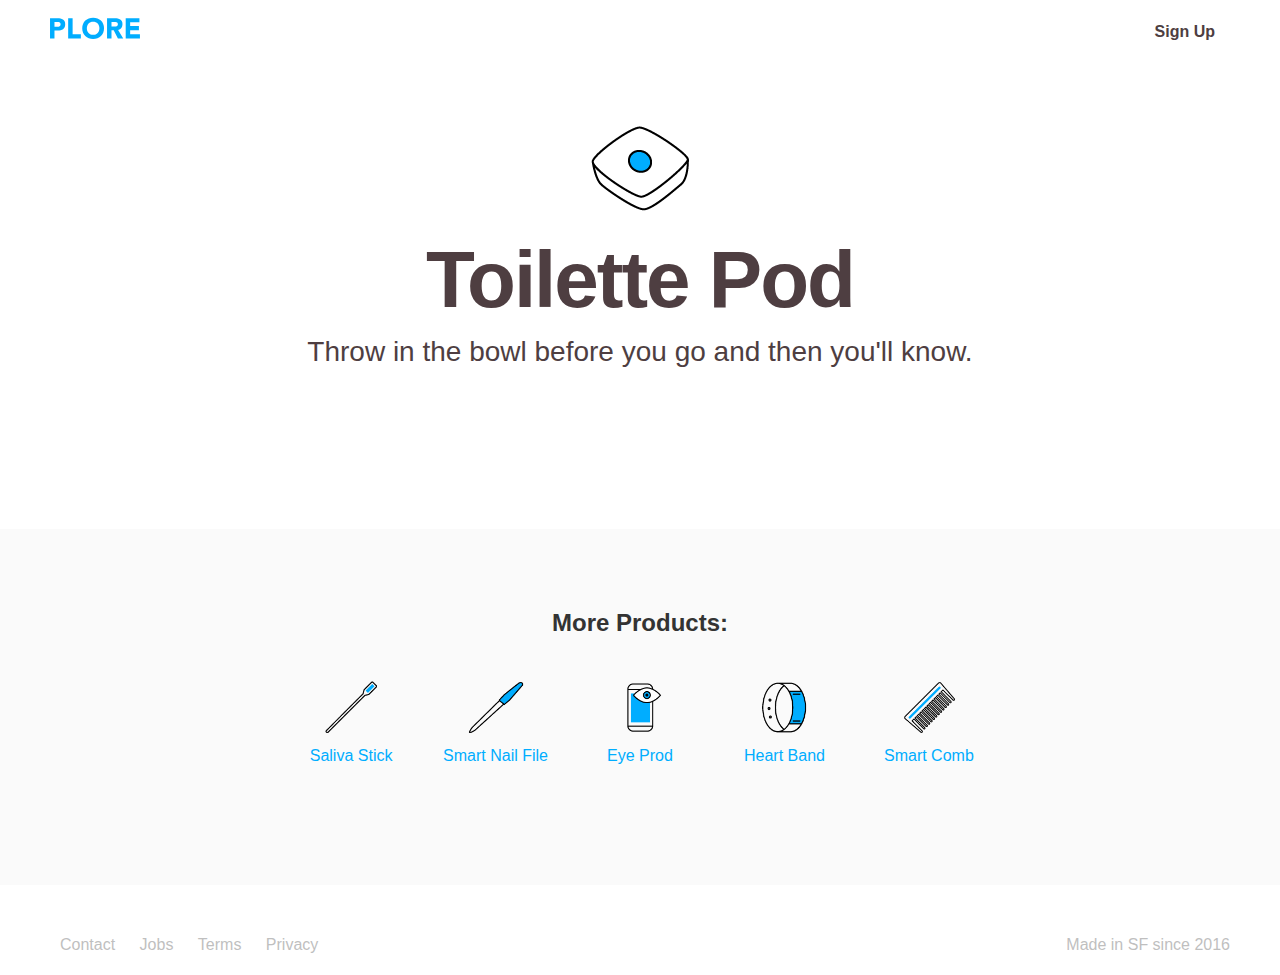
<file: toilette-pod.html>
<!DOCTYPE html>
<html class="html-v2">
  <head>
    <meta charset="utf-8">

      <title>Plore - Future of Health</title>

    <link href="css/styles.css" media="screen" rel="stylesheet" type="text/css" />
    <meta content="authenticity_token" name="csrf-param" />
<meta content="NfI6MSr1rzEjMLvfCQsoJHecM2i6Ci4FKxVV5Ephlls=" name="csrf-token" />
    <link href="icons/favicon.png" rel="shortcut icon" type="image/vnd.microsoft.icon" />
    <link href="plore-icon-57x57.png" rel="apple-touch-icon-precomposed" sizes="57x57"></link>
    <link href="plore-icon-114x114.png" rel="apple-touch-icon-precomposed" sizes="114x114"></link>
    <link href="plore-icon-72x72.png" rel="apple-touch-icon-precomposed" sizes="72x72"></link>
    <link href="plore-icon-144x144.png" rel="apple-touch-icon-precomposed" sizes="144x144"></link>
    <meta content="text/html; charset=UTF-8" http-equiv="Content-Type"/>
<meta content="IE=Edge,chrome=1" http-equiv="X-UA-Compatible"/>
<script type="text/javascript">window.NREUM||(NREUM={});NREUM.info={"beacon":"bam.nr-data.net","errorBeacon":"bam.nr-data.net","licenseKey":"673a997f39","applicationID":"2986034","transactionName":"egxdTUcJWwgBShgSBxYRXFZBSUQMC08=","queueTime":1,"applicationTime":59,"agent":"js-agent.newrelic.com/nr-768.min.js"}</script>
<script type="text/javascript">(window.NREUM||(NREUM={})).loader_config={xpid:"VwAOU1RRGwEJXFdSBAU="};window.NREUM||(NREUM={}),__nr_require=function(t,e,n){function r(n){if(!e[n]){var o=e[n]={exports:{}};t[n][0].call(o.exports,function(e){var o=t[n][1][e];return r(o||e)},o,o.exports)}return e[n].exports}if("function"==typeof __nr_require)return __nr_require;for(var o=0;o<n.length;o++)r(n[o]);return r}({QJf3ax:[function(t,e){function n(t){function e(e,n,a){t&&t(e,n,a),a||(a={});for(var c=s(e),f=c.length,u=i(a,o,r),d=0;f>d;d++)c[d].apply(u,n);return u}function a(t,e){f[t]=s(t).concat(e)}function s(t){return f[t]||[]}function c(){return n(e)}var f={};return{on:a,emit:e,create:c,listeners:s,_events:f}}function r(){return{}}var o="nr@context",i=t("gos");e.exports=n()},{gos:"7eSDFh"}],ee:[function(t,e){e.exports=t("QJf3ax")},{}],3:[function(t){function e(t){try{i.console&&console.log(t)}catch(e){}}var n,r=t("ee"),o=t(1),i={};try{n=localStorage.getItem("__nr_flags").split(","),console&&"function"==typeof console.log&&(i.console=!0,-1!==n.indexOf("dev")&&(i.dev=!0),-1!==n.indexOf("nr_dev")&&(i.nrDev=!0))}catch(a){}i.nrDev&&r.on("internal-error",function(t){e(t.stack)}),i.dev&&r.on("fn-err",function(t,n,r){e(r.stack)}),i.dev&&(e("NR AGENT IN DEVELOPMENT MODE"),e("flags: "+o(i,function(t){return t}).join(", ")))},{1:24,ee:"QJf3ax"}],4:[function(t){function e(t,e,n,i,s){try{c?c-=1:r("err",[s||new UncaughtException(t,e,n)])}catch(f){try{r("ierr",[f,(new Date).getTime(),!0])}catch(u){}}return"function"==typeof a?a.apply(this,o(arguments)):!1}function UncaughtException(t,e,n){this.message=t||"Uncaught error with no additional information",this.sourceURL=e,this.line=n}function n(t){r("err",[t,(new Date).getTime()])}var r=t("handle"),o=t(6),i=t("ee"),a=window.onerror,s=!1,c=0;t("loader").features.err=!0,t(5),window.onerror=e;try{throw new Error}catch(f){"stack"in f&&(t(1),t(2),"addEventListener"in window&&t(3),window.XMLHttpRequest&&XMLHttpRequest.prototype&&XMLHttpRequest.prototype.addEventListener&&window.XMLHttpRequest&&XMLHttpRequest.prototype&&XMLHttpRequest.prototype.addEventListener&&!/CriOS/.test(navigator.userAgent)&&t(4),s=!0)}i.on("fn-start",function(){s&&(c+=1)}),i.on("fn-err",function(t,e,r){s&&(this.thrown=!0,n(r))}),i.on("fn-end",function(){s&&!this.thrown&&c>0&&(c-=1)}),i.on("internal-error",function(t){r("ierr",[t,(new Date).getTime(),!0])})},{1:11,2:10,3:8,4:12,5:3,6:25,ee:"QJf3ax",handle:"D5DuLP",loader:"G9z0Bl"}],5:[function(t){if(window.addEventListener){var e=t("handle"),n=t("ee");t(1),window.addEventListener("click",function(){e("inc",["ck"])},!1),window.addEventListener("hashchange",function(){e("inc",["hc"])},!1),n.on("pushState-start",function(){e("inc",["ps"])})}},{1:9,ee:"QJf3ax",handle:"D5DuLP"}],6:[function(t){t("loader").features.ins=!0},{loader:"G9z0Bl"}],7:[function(t){function e(){}if(window.performance&&window.performance.timing&&window.performance.getEntriesByType){var n=t("ee"),r=t("handle"),o=t(1),i=t(2);t("loader").features.stn=!0,t(3);var a=Event;n.on("fn-start",function(t){var e=t[0];e instanceof a&&(this.bstStart=Date.now())}),n.on("fn-end",function(t,e){var n=t[0];n instanceof a&&r("bst",[n,e,this.bstStart,Date.now()])}),o.on("fn-start",function(t,e,n){this.bstStart=Date.now(),this.bstType=n}),o.on("fn-end",function(t,e){r("bstTimer",[e,this.bstStart,Date.now(),this.bstType])}),i.on("fn-start",function(){this.bstStart=Date.now()}),i.on("fn-end",function(t,e){r("bstTimer",[e,this.bstStart,Date.now(),"requestAnimationFrame"])}),n.on("pushState-start",function(){this.time=Date.now(),this.startPath=location.pathname+location.hash}),n.on("pushState-end",function(){r("bstHist",[location.pathname+location.hash,this.startPath,this.time])}),"addEventListener"in window.performance&&(window.performance.addEventListener("webkitresourcetimingbufferfull",function(){r("bstResource",[window.performance.getEntriesByType("resource")]),window.performance.webkitClearResourceTimings()},!1),window.performance.addEventListener("resourcetimingbufferfull",function(){r("bstResource",[window.performance.getEntriesByType("resource")]),window.performance.clearResourceTimings()},!1)),document.addEventListener("scroll",e,!1),document.addEventListener("keypress",e,!1),document.addEventListener("click",e,!1)}},{1:11,2:10,3:9,ee:"QJf3ax",handle:"D5DuLP",loader:"G9z0Bl"}],8:[function(t,e){function n(t){i.inPlace(t,["addEventListener","removeEventListener"],"-",r)}function r(t){return t[1]}var o=t("ee").create(),i=t(1)(o),a=t("gos");if(e.exports=o,n(window),"getPrototypeOf"in Object){for(var s=document;s&&!s.hasOwnProperty("addEventListener");)s=Object.getPrototypeOf(s);s&&n(s);for(var c=XMLHttpRequest.prototype;c&&!c.hasOwnProperty("addEventListener");)c=Object.getPrototypeOf(c);c&&n(c)}else XMLHttpRequest.prototype.hasOwnProperty("addEventListener")&&n(XMLHttpRequest.prototype);o.on("addEventListener-start",function(t,e){function n(){return s}if(t[1]){var r=t[1];if("function"==typeof r){var s=a(r,"nr@wrapped",function(){return i(r,"fn-",n,r.name||"anonymous")});this.wrapped=t[1]=s,o.emit("initEventContext",[t,e],this.wrapped)}else"function"==typeof r.handleEvent&&i.inPlace(r,["handleEvent"],"fn-")}}),o.on("removeEventListener-start",function(t){var e=this.wrapped;e&&(t[1]=e)})},{1:26,ee:"QJf3ax",gos:"7eSDFh"}],9:[function(t,e){var n=t("ee").create(),r=t(1)(n);e.exports=n,r.inPlace(window.history,["pushState","replaceState"],"-")},{1:26,ee:"QJf3ax"}],10:[function(t,e){var n=t("ee").create(),r=t(1)(n);e.exports=n,r.inPlace(window,["requestAnimationFrame","mozRequestAnimationFrame","webkitRequestAnimationFrame","msRequestAnimationFrame"],"raf-"),n.on("raf-start",function(t){t[0]=r(t[0],"fn-")})},{1:26,ee:"QJf3ax"}],11:[function(t,e){function n(t,e,n){t[0]=i(t[0],"fn-",null,n)}function r(t,e,n){function r(){return a}this.ctx={};var a={"nr@context":this.ctx};o.emit("initTimerContext",[t,n],a),t[0]=i(t[0],"fn-",r,n)}var o=t("ee").create(),i=t(1)(o);e.exports=o,i.inPlace(window,["setTimeout","setImmediate"],"setTimer-"),i.inPlace(window,["setInterval"],"setInterval-"),i.inPlace(window,["clearTimeout","clearImmediate"],"clearTimeout-"),o.on("setInterval-start",n),o.on("setTimer-start",r)},{1:26,ee:"QJf3ax"}],12:[function(t,e){function n(){f.inPlace(this,p,"fn-",o)}function r(t,e){f.inPlace(e,["onreadystatechange"],"fn-")}function o(t,e){return e}function i(t,e){for(var n in t)e[n]=t[n];return e}var a=t("ee").create(),s=t(1),c=t(2),f=c(a),u=c(s),d=window.XMLHttpRequest,p=["onload","onerror","onabort","onloadstart","onloadend","onprogress","ontimeout"];e.exports=a,window.XMLHttpRequest=function(t){var e=new d(t);try{a.emit("new-xhr",[],e),e.hasOwnProperty("addEventListener")&&u.inPlace(e,["addEventListener","removeEventListener"],"-",o),e.addEventListener("readystatechange",n,!1)}catch(r){try{a.emit("internal-error",[r])}catch(i){}}return e},i(d,XMLHttpRequest),XMLHttpRequest.prototype=d.prototype,f.inPlace(XMLHttpRequest.prototype,["open","send"],"-xhr-",o),a.on("send-xhr-start",r),a.on("open-xhr-start",r)},{1:8,2:26,ee:"QJf3ax"}],13:[function(t){function e(t){var e=this.params,r=this.metrics;if(!this.ended){this.ended=!0;for(var i=0;c>i;i++)t.removeEventListener(s[i],this.listener,!1);if(!e.aborted){if(r.duration=(new Date).getTime()-this.startTime,4===t.readyState){e.status=t.status;var a=t.responseType,f="arraybuffer"===a||"blob"===a||"json"===a?t.response:t.responseText,u=n(f);if(u&&(r.rxSize=u),this.sameOrigin){var d=t.getResponseHeader("X-NewRelic-App-Data");d&&(e.cat=d.split(", ").pop())}}else e.status=0;r.cbTime=this.cbTime,o("xhr",[e,r,this.startTime])}}}function n(t){if("string"==typeof t&&t.length)return t.length;if("object"!=typeof t)return void 0;if("undefined"!=typeof ArrayBuffer&&t instanceof ArrayBuffer&&t.byteLength)return t.byteLength;if("undefined"!=typeof Blob&&t instanceof Blob&&t.size)return t.size;if("undefined"!=typeof FormData&&t instanceof FormData)return void 0;try{return JSON.stringify(t).length}catch(e){return void 0}}function r(t,e){var n=i(e),r=t.params;r.host=n.hostname+":"+n.port,r.pathname=n.pathname,t.sameOrigin=n.sameOrigin}if(window.XMLHttpRequest&&XMLHttpRequest.prototype&&XMLHttpRequest.prototype.addEventListener&&!/CriOS/.test(navigator.userAgent)){t("loader").features.xhr=!0;var o=t("handle"),i=t(2),a=t("ee"),s=["load","error","abort","timeout"],c=s.length,f=t(1),u=window.XMLHttpRequest;t(4),t(3),a.on("new-xhr",function(){this.totalCbs=0,this.called=0,this.cbTime=0,this.end=e,this.ended=!1,this.xhrGuids={}}),a.on("open-xhr-start",function(t){this.params={method:t[0]},r(this,t[1]),this.metrics={}}),a.on("open-xhr-end",function(t,e){"loader_config"in NREUM&&"xpid"in NREUM.loader_config&&this.sameOrigin&&e.setRequestHeader("X-NewRelic-ID",NREUM.loader_config.xpid)}),a.on("send-xhr-start",function(t,e){var r=this.metrics,o=t[0],i=this;if(r&&o){var f=n(o);f&&(r.txSize=f)}this.startTime=(new Date).getTime(),this.listener=function(t){try{"abort"===t.type&&(i.params.aborted=!0),("load"!==t.type||i.called===i.totalCbs&&(i.onloadCalled||"function"!=typeof e.onload))&&i.end(e)}catch(n){try{a.emit("internal-error",[n])}catch(r){}}};for(var u=0;c>u;u++)e.addEventListener(s[u],this.listener,!1)}),a.on("xhr-cb-time",function(t,e,n){this.cbTime+=t,e?this.onloadCalled=!0:this.called+=1,this.called!==this.totalCbs||!this.onloadCalled&&"function"==typeof n.onload||this.end(n)}),a.on("xhr-load-added",function(t,e){var n=""+f(t)+!!e;this.xhrGuids&&!this.xhrGuids[n]&&(this.xhrGuids[n]=!0,this.totalCbs+=1)}),a.on("xhr-load-removed",function(t,e){var n=""+f(t)+!!e;this.xhrGuids&&this.xhrGuids[n]&&(delete this.xhrGuids[n],this.totalCbs-=1)}),a.on("addEventListener-end",function(t,e){e instanceof u&&"load"===t[0]&&a.emit("xhr-load-added",[t[1],t[2]],e)}),a.on("removeEventListener-end",function(t,e){e instanceof u&&"load"===t[0]&&a.emit("xhr-load-removed",[t[1],t[2]],e)}),a.on("fn-start",function(t,e,n){e instanceof u&&("onload"===n&&(this.onload=!0),("load"===(t[0]&&t[0].type)||this.onload)&&(this.xhrCbStart=(new Date).getTime()))}),a.on("fn-end",function(t,e){this.xhrCbStart&&a.emit("xhr-cb-time",[(new Date).getTime()-this.xhrCbStart,this.onload,e],e)})}},{1:"XL7HBI",2:14,3:12,4:8,ee:"QJf3ax",handle:"D5DuLP",loader:"G9z0Bl"}],14:[function(t,e){e.exports=function(t){var e=document.createElement("a"),n=window.location,r={};e.href=t,r.port=e.port;var o=e.href.split("://");return!r.port&&o[1]&&(r.port=o[1].split("/")[0].split("@").pop().split(":")[1]),r.port&&"0"!==r.port||(r.port="https"===o[0]?"443":"80"),r.hostname=e.hostname||n.hostname,r.pathname=e.pathname,r.protocol=o[0],"/"!==r.pathname.charAt(0)&&(r.pathname="/"+r.pathname),r.sameOrigin=!e.hostname||e.hostname===document.domain&&e.port===n.port&&e.protocol===n.protocol,r}},{}],15:[function(t,e){function n(t){return function(){r(t,[(new Date).getTime()].concat(i(arguments)))}}var r=t("handle"),o=t(1),i=t(2);"undefined"==typeof window.newrelic&&(newrelic=window.NREUM);var a=["setPageViewName","addPageAction","setCustomAttribute","finished","addToTrace","inlineHit","noticeError"];o(a,function(t,e){window.NREUM[e]=n("api-"+e)}),e.exports=window.NREUM},{1:24,2:25,handle:"D5DuLP"}],gos:[function(t,e){e.exports=t("7eSDFh")},{}],"7eSDFh":[function(t,e){function n(t,e,n){if(r.call(t,e))return t[e];var o=n();if(Object.defineProperty&&Object.keys)try{return Object.defineProperty(t,e,{value:o,writable:!0,enumerable:!1}),o}catch(i){}return t[e]=o,o}var r=Object.prototype.hasOwnProperty;e.exports=n},{}],D5DuLP:[function(t,e){function n(t,e,n){return r.listeners(t).length?r.emit(t,e,n):void(r.q&&(r.q[t]||(r.q[t]=[]),r.q[t].push(e)))}var r=t("ee").create();e.exports=n,n.ee=r,r.q={}},{ee:"QJf3ax"}],handle:[function(t,e){e.exports=t("D5DuLP")},{}],XL7HBI:[function(t,e){function n(t){var e=typeof t;return!t||"object"!==e&&"function"!==e?-1:t===window?0:i(t,o,function(){return r++})}var r=1,o="nr@id",i=t("gos");e.exports=n},{gos:"7eSDFh"}],id:[function(t,e){e.exports=t("XL7HBI")},{}],G9z0Bl:[function(t,e){function n(){var t=p.info=NREUM.info,e=f.getElementsByTagName("script")[0];if(t&&t.licenseKey&&t.applicationID&&e){s(d,function(e,n){e in t||(t[e]=n)});var n="https"===u.split(":")[0]||t.sslForHttp;p.proto=n?"https://":"http://",a("mark",["onload",i()]);var r=f.createElement("script");r.src=p.proto+t.agent,e.parentNode.insertBefore(r,e)}}function r(){"complete"===f.readyState&&o()}function o(){a("mark",["domContent",i()])}function i(){return(new Date).getTime()}var a=t("handle"),s=t(1),c=window,f=c.document;t(2);var u=(""+location).split("?")[0],d={beacon:"bam.nr-data.net",errorBeacon:"bam.nr-data.net",agent:"js-agent.newrelic.com/nr-768.min.js"},p=e.exports={offset:i(),origin:u,features:{}};f.addEventListener?(f.addEventListener("DOMContentLoaded",o,!1),c.addEventListener("load",n,!1)):(f.attachEvent("onreadystatechange",r),c.attachEvent("onload",n)),a("mark",["firstbyte",i()])},{1:24,2:15,handle:"D5DuLP"}],loader:[function(t,e){e.exports=t("G9z0Bl")},{}],24:[function(t,e){function n(t,e){var n=[],o="",i=0;for(o in t)r.call(t,o)&&(n[i]=e(o,t[o]),i+=1);return n}var r=Object.prototype.hasOwnProperty;e.exports=n},{}],25:[function(t,e){function n(t,e,n){e||(e=0),"undefined"==typeof n&&(n=t?t.length:0);for(var r=-1,o=n-e||0,i=Array(0>o?0:o);++r<o;)i[r]=t[e+r];return i}e.exports=n},{}],26:[function(t,e){function n(t){return!(t&&"function"==typeof t&&t.apply&&!t[i])}var r=t("ee"),o=t(1),i="nr@original",a=Object.prototype.hasOwnProperty;e.exports=function(t){function e(t,e,r,a){function nrWrapper(){var n,i,s,f;try{i=this,n=o(arguments),s=r&&r(n,i)||{}}catch(d){u([d,"",[n,i,a],s])}c(e+"start",[n,i,a],s);try{return f=t.apply(i,n)}catch(p){throw c(e+"err",[n,i,p],s),p}finally{c(e+"end",[n,i,f],s)}}return n(t)?t:(e||(e=""),nrWrapper[i]=t,f(t,nrWrapper),nrWrapper)}function s(t,r,o,i){o||(o="");var a,s,c,f="-"===o.charAt(0);for(c=0;c<r.length;c++)s=r[c],a=t[s],n(a)||(t[s]=e(a,f?s+o:o,i,s))}function c(e,n,r){try{t.emit(e,n,r)}catch(o){u([o,e,n,r])}}function f(t,e){if(Object.defineProperty&&Object.keys)try{var n=Object.keys(t);return n.forEach(function(n){Object.defineProperty(e,n,{get:function(){return t[n]},set:function(e){return t[n]=e,e}})}),e}catch(r){u([r])}for(var o in t)a.call(t,o)&&(e[o]=t[o]);return e}function u(e){try{t.emit("internal-error",e)}catch(n){}}return t||(t=r),e.inPlace=s,e.flag=i,e}},{1:25,ee:"QJf3ax"}]},{},["G9z0Bl",4,13,7,6,5]);</script>
<meta name="author" content="Plore" />


  <meta content="Plore - Future of Health." name="description"/>
  <meta content="Plore - Future of Health" name="keywords"/>
  <meta content="Copyright 2016 Plore Inc." name="copyright"/>
  <meta content="#00adff" name="theme-color"/>

  <meta content="Plore - Future of Health" property="og:site_name"/>

  <meta content="Plore" property="og:title"/>
  <meta content="Plore - Future of Health." property="og:description"/>
  <meta content="website" property="og:type"/>
  <meta content="images/plore-logo.png" property="og:image"/>

  <meta content="all" name="robots"/>

    <meta name="viewport" content="width=device-width, initial-scale=1, maximum-scale=10">
    <script src="js/script.js" type="text/javascript"></script>
  </head>

  <body id="v2-root-body" class="body-v2">
    <header>
      <div class="header-content container">
        <a href="/">
          <img class="logo" src="icons/plore.svg" />
</a>
        <nav>
          <ul class="header-menu">
              <li><a href="join.html" class="btn-primary">Sign Up</a></li>
          </ul>

        </nav>
      </div>
    </header>

    <main class="main-wrapper">
      <div class="showcase">
  <section class="header product-header container">
    <img alt="Toilette Pod" class="thumbnail" src="images/pod.png" />
    <h1>Toilette Pod</h1>
    <h2>Throw in the bowl before you go and then you'll know.</h2>
  </section>

  <section class="categories container">

  </section>

  <section class="integrations">
    <h3>More Products:</h3>
    <ul>
        <li>
          <a href="saliva-stick.html">
            <img alt="Saliva Stick" src="icons/stick.png" />
            <span style="color: #00adff;" class="hide-on-xs">Saliva Stick</span>
</a>        </li>
        <li>
          <a href="smart-nail-file.html">
            <img alt="Smart Nail File" src="icons/nail.png" />
            <span style="color: #00adff;" class="hide-on-xs">Smart Nail File</span>
</a>        </li>
        <li>
          <a href="eye-prod.html">
            <img alt="Eye Prod" src="icons/eye.png" />
            <span style="color: #00adff;" class="hide-on-xs">Eye Prod</span>
</a>        </li>
        <li>
          <a href="heart-band.html">
            <img alt="Heart Band" src="icons/band.png" />
            <span style="color: #00adff;" class="hide-on-xs">Heart Band</span>
</a>        </li>
        <li>
          <a href="smart-comb.html">
            <img alt="Smart Comb" src="icons/comb.png" />
            <span style="color: #00adff;" class="hide-on-xs">Smart Comb</span>
</a>        </li>
    </ul>

      </section>
</div>

    </main>

    <footer class="main-footer container">
      <nav>
        <a href="contact.html">Contact</a>
        <a href="jobs.html">Jobs</a>
        <a href="terms.html">Terms</a>
        <a href="privacy.html">Privacy</a>
      </nav>

      <div class="made-in">
        <span>Made in SF <span class="hide-on-xs">since 2016</span></span>
      </div>
    </footer>
  </body>
</html>
</file>
<file: css/styles.css>
.body-v2 input, .body-v2 label, .body-v2 select, .body-v2 button, .body-v2 textarea {
    margin: 0;
    border: 0;
    padding: 0;
    display: inline-block;
    vertical-align: middle;
    white-space: normal;
    background: none;
    line-height: 1;
    -webkit-appearance: none;
    font-size: 13px;
    font-family: Arial
}
.body-v2 input:focus {
    outline: 0
}
.body-v2 input, .body-v2 textarea {
    -webkit-box-sizing: content-box;
    -moz-box-sizing: content-box;
    box-sizing: content-box
}
.body-v2 button, .body-v2 input[type=reset], .body-v2 input[type=button], .body-v2 input[type=submit], .body-v2 input[type=checkbox], .body-v2 input[type=radio], .body-v2 select {
    -webkit-box-sizing: border-box;
    -moz-box-sizing: border-box;
    box-sizing: border-box
}
.body-v2 input[type=checkbox], .body-v2 input[type=radio] {
    width: 13px;
    height: 13px
}
.body-v2 input[type=search] {
    -webkit-appearance: textfield;
    -webkit-box-sizing: content-box
}
.body-v2::-webkit-search-decoration {
    display: none
}
.body-v2 button, .body-v2 input[type="reset"], .body-v2 input[type="button"], .body-v2 input[type="submit"] {
    overflow: visible;
    width: auto
}
.body-v2::-webkit-file-upload-button {
    padding: 0;
    border: 0;
    background: none
}
.body-v2 textarea {
    vertical-align: top;
    overflow: auto
}
.body-v2 select[multiple] {
    vertical-align: top
}
@media (max-width: 767px) {
    .hide-on-xs {
        display: none !important
    }
}
@media (max-width: 991px) {
    .hide-on-sm {
        display: none !important
    }
}
@media (max-width: 1199px) {
    .hide-on-md {
        display: none !important
    }
}
@media (min-width: 1200px) {
    .hide-on-lg {
        display: none !important
    }
}
@media (max-width: 767px) {
    .show-on-xs {
        display: inline-block
    }
}
@media (max-width: 991px) {
    .show-on-sm {
        display: inline-block
    }
}
@media (max-width: 1199px) {
    .show-on-md {
        display: inline-block
    }
}
@media (min-width: 1200px) {
    .show-on-lg {
        display: inline-block
    }
}
.body-v2 {
    font-family: "NowAltRegular", helvetica, arial, sans-serif;
    color: #333;
    padding: 0;
    margin: 0;
    box-sizing: border-box;
    display: flex;
    -webkit-flex-flow: column;
    display: -webkit-flex;
    min-height: 100vh;
    flex-direction: column
}
.body-v2 *, .body-v2 *:before, .body-v2 *:after {
    box-sizing: inherit;
    outline: 0
}
.body-v2 h1 {
    font-size: 80px;
    margin: 10px 0
}
.body-v2 h1, .body-v2 h2 {
    color: #4e3e41
}
.body-v2 h3, .body-v2 h4, .body-v2 h5, .body-v2 h6 {
    color: #333
}
.body-v2 h3 {
    font-size: 24px
}
.body-v2 a {
    color: #00adff;
    text-decoration: none
}
.body-v2 hr {
    border: none;
    border-bottom: 1px solid #ebebeb;
    margin: 5px 0
}
.body-v2 .hide {
    display: none
}
.body-v2 .nowrap {
    white-space: nowrap
}
.body-v2 .txt-centered {
    text-align: center
}
.body-v2 .main-footer {
    align-self: flex-end;
    margin-top: 30px
}
.body-v2 .main-wrapper {
    flex: 1
}
.body-v2 .container {
    width: 1200px;
    margin-left: auto;
    margin-right: auto
}
@media (max-width: 1199px) {
    .body-v2 .container {
        width: 100% !important
    }
}
.body-v2 .header-content {
    padding: 15px 10px
}
.body-v2 .header-content .logo {
    width: 90px
}
.body-v2 .header-content nav ul.header-menu {
    margin: 0;
    padding: 0;
    list-style: none;
    height: 31px;
    display: inline-block
}
.body-v2 .header-content nav ul.header-menu>li {
    display: inline-block;
    line-height: 31px;
    height: 31px;
    vertical-align: top
}
.body-v2 .header-content nav ul.header-menu>li img {
    vertical-align: middle
}
.body-v2 .header-content nav a, .body-v2 .header-content nav button {
    font-family: "NowAltMedium", "NowAltRegular", helvetica, arial, sans-serif;
    font-weight: 700;
    font-size: 16px;
    color: #4e3e41;
    padding: 1px 10px;
    height: 31px;
    transition: all .1s ease-in-out;
    margin: 0 5px;
    border: none;
    background: transparent;
    cursor: pointer;
    display: inline-block
}
.body-v2 .header-content nav .quick-search {
    margin: 0 15px 0 0;
    padding: 0
}
.body-v2 .header-content nav .quick-search .quick-search-container {
    display: inline-block;
    width: 100%
}
.body-v2 .header-content nav .quick-search .quick-search-container form {
    display: -webkit-flex;
    display: flex;
    -webkit-align-items: center;
    align-items: center;
    -webkit-flex-grow: 1;
    flex-grow: 1;
    margin: 0
}
.body-v2 .header-content nav .quick-search .quick-search-container input[type="submit"] {
    border: none;
    background: #edebec;
    width: 44px;
    text-align: center;
    color: white;
    border-radius: 0 4px 4px 0;
    height: 32px;
    line-height: 32px;
    background-image: url(//d3rnbxvnd0hlox.cloudfront.net/assets/v2/search-ebd6b78753b274eca992860c878eb7da.svg);
    background-repeat: no-repeat;
    background-position: 50%;
    background-size: 14px 14px;
    cursor: pointer;
    padding: 0 4px;
    margin: 0
}
.body-v2 .header-content nav .quick-search .quick-search-container input[type="text"] {
    font-family: "NowAltRegular", Helvetica, Arial;
    width: 100%;
    height: 31px;
    line-height: 31px;
    padding: 1px 10px 0 10px;
    background: #edebec;
    border-radius: 4px 0 0 4px;
    border: none;
    font-size: 14px
}
.body-v2 .header-content nav .dropdown-menu {
    margin-top: 10px;
    margin-left: 20px;
    padding: 10px;
    box-shadow: 1px 1px 1px 2px rgba(0, 0, 0, 0.1)
}
.body-v2 .header-content nav .dropdown-menu .caret-down {
    opacity: 0.8
}
.body-v2 .header-content nav .dropdown-menu li {
    line-height: normal
}
.body-v2 .header-content nav .dropdown-menu li:hover {
    background-color: #00adff
}
.body-v2 .header-content nav .dropdown-menu li:hover a, .body-v2 .header-content nav .dropdown-menu li:hover a:hover {
    color: white
}
.body-v2 .header-content nav .dropdown-menu li a {
    transition: none;
    display: block;
    margin: 0;
    padding: 4px 12px;
    box-sizing: content-box;
    line-height: 32px
}
.body-v2 .header-content nav .dropdown-menu li a:hover {
    text-decoration: none
}
.body-v2 .header-content nav .dropdown-menu li span.user-name {
    max-width: 100px;
    display: inline-block;
    overflow: hidden;
    text-overflow: ellipsis
}
@media (min-width: 768px) {
    .body-v2 .header-content nav .dropdown-menu li.xs-only {
        display: none !important
    }
}
.body-v2 .header-content nav .btn-primary {
    border-radius: 6px
}
.body-v2 .header-content, .body-v2 footer {
    display: -webkit-flex;
    display: flex;
    -webkit-justify-content: space-between;
    justify-content: space-between
}
.body-v2 footer {
    height: 60px;
    padding: 10px;
    color: #bfbfbf;
    font-size: 11px;
    -webkit-align-items: center;
    align-items: center
}
@media (min-width: 480px) {
    .body-v2 footer {
        font-size: 16px;
        padding: 10px
    }
}
.body-v2 footer nav a, .body-v2 footer nav a:hover {
    font-family: "NowAltMedium", Helvetica, Arial, sans-serif;
    color: #bfbfbf;
    padding: 5px 10px
}
.body-v2 footer .made-in {
    display: -webkit-flex;
    display: flex;
    margin-left: 10px
}
.body-v2 footer .made-in img {
    height: 20px;
    max-width: 30px;
    margin-right: 5px
}
.body-v2 ul {
    margin: 0;
    padding: 0;
    list-style: none
}
.header {
    text-align: center;
    padding: 10px 40px 40px 40px
}
.header h1 {
    font-size: 50px;
    line-height: 60px;
    letter-spacing: -2px;
    color: #4e3e41
}
@media (min-width: 1199px) {
    .header h1 {
        font-size: 64px;
        line-height: 75px
    }
}
.header h2 {
    font-weight: normal;
    margin: 0 auto;
    color: #4e3e41
}
@media (min-width: 1199px) {
    .header h2 {
        font-size: 28px;
        line-height: 34px
    }
}
.header h3 {
    font-weight: 100;
    font-size: 24px;
    max-width: 1200px;
    text-align: center;
    margin: 0 auto;
    color: #4e3e41
}
.page-header {
    padding-top: 15px;
    padding-bottom: 15px;
    background: #fafafa
}
.page-header .page-title {
    font-weight: normal;
    font-size: 36px
}
.dropdown .dropdown-container {
    display: inline-block;
    position: relative;
    text-align: center
}
.dropdown .dropdown-button {
    cursor: pointer;
    position: relative
}
.dropdown .dropdown-button:after {
    display: block;
    position: absolute
}
.dropdown .dropdown-menu {
    cursor: pointer;
    display: none;
    overflow: show;
    position: absolute;
    text-align: left;
    z-index: 99999;
    background: #FFF;
    min-width: 200px;
    right: 0
}
.dropdown .show-menu {
    display: block
}
.caret-up, .caret-down, .caret-left, .caret-right {
    width: 0;
    height: 0;
    display: inline-block;
    padding-top: 2px
}
.caret-up {
    border-left: 5px solid transparent;
    border-right: 5px solid transparent;
    border-bottom: 5px solid black
}
.caret-down {
    border-left: 5px solid transparent;
    border-right: 5px solid transparent;
    border-top: 5px solid black
}
.caret-right {
    border-top: 5px solid transparent;
    border-bottom: 5px solid transparent;
    border-left: 5px solid black
}
.caret-left {
    border-top: 5px solid transparent;
    border-bottom: 5px solid transparent;
    border-right: 5px solid black
}
.body-v2 .btn-primary, .body-v2 a.btn-primary {
    padding: 10px 24px;
    color: white;
    background: #00adff;
    border-radius: 40px;
    transition: all .2s ease-in-out;
    display: inline-block;
    margin: 5px;
    padding: 20px 40px 20px 40px;
    font-size: 36px;
    cursor: pointer
}
.body-v2 .btn-primary:hover, .body-v2 a.btn-primary:hover {
    text-decoration: none;
    background: #00adff;
    color: #FFF
}
.body-v2 .btn-secondary, .body-v2 a.btn-secondary, .body-v2 input[type="submit"] {
    color: white !important;
    background: #00adff;
    border-radius: 6px;
    box-sizing: border-box;
    color: #fff;
    float: right;
    font-size: 16px;
    line-height: 18px;
    margin: 5px;
    padding: 5px 10px;
    text-align: center;
    cursor: pointer
}
.bottom-categories {
    text-align: center;
    background-color: #fafafa;
    padding: 40px
}
.bottom-categories h2 {
    font-size: 28px;
    line-height: 34px;
    margin: 0;
    margin-bottom: 20px;
    font-weight: bold;
    font-family: "NowAltRegular", Helvetica, Arial, sans-serif;
}
.bottom-categories li {
    margin: 8px auto;
    display: table-row;
    font-family: "NowAltMedium", Helvetica, Arial, sans-serif;
    display: block;
    padding: 10px 14px 10px 14px;
    text-align: left;
    background: #FFF;
    border-radius: 10px
}
.bottom-categories li img {
    vertical-align: middle;
    display: inline-block;
    margin-right: 5px;
    width: 50px;
    height: 50px
}
@media (min-width: 992px) {
    .bottom-categories li img {
        margin-right: 20px
    }
}
@media (min-width: 992px) {
    .bottom-categories {
        padding: 80px 0
    }
    .bottom-categories h2 {
        font-family: "NowAltRegular", Helvetica, Arial, sans-serif;
        font-size: 32px;
        font-weight: bold;
        margin-bottom: 40px
    }
    .bottom-categories li {
        border: none;
        width: auto;
        background: transparent;
        display: inline-block;
        margin: 5px
    }
    .bottom-categories li:hover span {
        color: #00adff
    }
    .bottom-categories li img {
        display: block;
        max-height: 50px;
        margin: 0 auto;
        margin-bottom: 12px
    }
    .bottom-categories li span {
        transition: all .4s ease-in-out;
        font-family: "NowAltMedium", Helvetica, Arial, sans-serif;
        display: block;
        background: white;
        border-radius: 24px;
        padding: 4px 14px
    }
    .bottom-categories #other-categories-item-fitness img {
        width: 80px
    }
}
.body-v2 .showcase {
    text-align: center
}
@media (min-width: 992px) {
    .body-v2 .showcase .header {
        padding: 60px 40px 40px 40px
    }
    .body-v2 .showcase .header h1 {
        font-size: 80px;
        line-height: 90px
    }
}
@media (min-width: 992px) {
    .body-v2 .showcase .categories {
        margin: 10px auto 120px
    }
}
.body-v2 .showcase .categories ul {
    display: -webkit-box;
    display: -webkit-flex;
    display: -moz-flex;
    display: -ms-flexbox;
    display: flex;
    -webkit-justify-content: center;
    justify-content: center;
    -webkit-flex-wrap: wrap;
    flex-wrap: wrap;
    margin-bottom: 30px
}
@media (min-width: 992px) {
    .body-v2 .showcase .categories ul {
        margin-bottom: 0
    }
}
.body-v2 .showcase .categories ul li {
    margin: 30px;
    width: 290px
}
.body-v2 .showcase .categories ul li a {
    color: #333
}
.body-v2 .showcase .categories ul li a * {
    transition: all .4s ease-in-out
}
.body-v2 .showcase .categories ul li a:hover h3 {
    color: #00adff
}
.body-v2 .showcase .categories ul li a:hover .thumbnail {
    -webkit-filter: contrast(120%);
    filter: contrast(120%)
}
.body-v2 .showcase .categories ul li a .thumbnail {
    width: 100%;
    height: 100px;
    background-repeat: no-repeat;
    background-position: 50%
}
.body-v2 .showcase .categories ul li span {
    display: inline-block
}
.body-v2 .showcase .categories ul li h3 {
    margin: 10px 0;
    color: #00adff
}
.body-v2 .showcase .integrations {
    background-color: #fafafa;
    padding: 80px 0
}
.body-v2 .showcase .integrations h3 {
    margin: 0
}
.body-v2 .showcase .integrations ul li {
    display: inline-block;
    margin: 20px 0;
    width: 140px
}
@media (max-width: 992px) {
    .body-v2 .showcase .integrations ul li {
        width: 100px
    }
}
@media (max-width: 768px) {
    .body-v2 .showcase .integrations ul li {
        width: auto
    }
}
@media (min-width: 992px) {
    .body-v2 .showcase .integrations ul li {
        margin: 40px 0
    }
}
.body-v2 .showcase .integrations ul li a {
    font-family: "NowAltMedium", Helvetica, Arial, sans-serif;
}
.body-v2 .showcase .integrations ul li img {
    width: 35px;
    display: block;
    margin: 0 auto
}
@media (min-width: 992px) {
    .body-v2 .showcase .integrations ul li img {
        width: 60px
    }
}
@media (min-width: 992px) {
    .body-v2 .showcase .integrations ul li span {
        margin-top: 10px;
        display: inline-block
    }
}
#v2-categories-body header {
    background-color: #f8f8f8
}
#v2-categories-body header .quick-search .quick-search-container input[type="submit"] {
    background-color: #FFF
}
#v2-categories-body header .quick-search .quick-search-container input[type="text"] {
    background: #FFF
}
.body-v2 .category .header {
    background-color: #f8f8f8
}
@media (min-width: 992px) {
    .body-v2 .category .header {
        padding: 40px 40px 60px 40px
    }
}
.body-v2 .category .header .category-logo .logo {
    margin-bottom: 10px;
    background-size: 100px;
    background-repeat: no-repeat;
    background-position: 50%;
    width: 120px;
    height: 120px;
    display: inline-block;
    background-color: white;
    border-radius: 50%
}
@media (min-width: 992px) {
    .body-v2 .category .header .category-logo .logo {
        margin-bottom: 10px
    }
}
.body-v2 .category .recipes {
    margin: 0 auto
}
.body-v2 .category .recipes ul {
    display: -webkit-box;
    display: -webkit-flex;
    display: -moz-flex;
    display: -ms-flexbox;
    display: flex;
    -webkit-justify-content: center;
    justify-content: center;
    -webkit-flex-wrap: wrap;
    flex-wrap: wrap
}
.body-v2 .category .recipes ul li {
    padding: 0 80px;
    border-top: none;
    width: 100%;
    box-sizing: border-box;
    text-align: center
}
@media (min-width: 992px) {
    .body-v2 .category .recipes ul li {
        width: 50%
    }
}
.body-v2 .category .recipes ul li:nth-of-type(2n+1) {
    border-left: none
}
.body-v2 .category .recipes ul li:nth-of-type(2n+1) .item-content {
  /*  float: right*/
}
.body-v2 .category .recipes ul li:nth-of-type(2n) {
    border-left: none;
    border-right: none
}
.body-v2 .category .recipes ul li:nth-of-type(2n) .item-content {
    float: left
}
.body-v2 .category .recipes ul li:nth-last-of-type(1) {
    border-bottom: none
}
@media (min-width: 992px) {
    .body-v2 .category .recipes ul li:nth-last-of-type(2) {
        border-bottom: none
    }
}
.body-v2 .category .recipes ul li .item-content {
    margin: 30px auto;
    display: block;
    max-width: 400px
}
.body-v2 .category .recipes ul li .item-content * {
    display: inline-block
}
.body-v2 .category .recipes ul li .item-content p {
    max-width: 350px
}
.body-v2 .category .recipes ul li .item-content .thumbnail-link {
    display: block
}
.body-v2 .category .recipes ul li .item-content .thumbnail-image {
    width: 70px;
    height: 70px;
    background-repeat: no-repeat;
    background-position: center;
    transition: all .4s ease-in-out
}
.body-v2 .category .recipes ul li .item-content .thumbnail-image:hover {
    -webkit-filter: contrast(120%);
    filter: contrast(120%)
}
.body-v2 .category .recipes ul li .item-content a {
    color: #333
}
.body-v2 .category .recipes ul li .item-content h4 {
    font-family: "NowAltMedium", Helvetica, Arial, sans-serif;
    font-size: 18px;
    margin: 10px 0 0 0;
    text-overflow: ellipsis;
    overflow: hidden
}
.body-v2 .category .recipes ul li .item-content p {
    margin: 0
}
.body-v2 .category .recipes ul li .item-content .learn-more {
    margin: 18px 18px 0 18px;
    padding: 6px 17px;
    color: white;
    font-size: 16px
}
.body-v2 .category .recipes ul #recipe-category-item-105786-share-new-links-you-post-on-facebook-to-twitter .thumbnail-image {
    width: 120px
}
@media (max-width: 991px) {
    .body-v2 .category .recipes ul li {
        width: 100%;
        border: none;
        border-bottom: 1px solid #DEDEDE
    }
    .body-v2 .category .recipes ul li .item-content {
        float: none !important
    }
    .body-v2 .category .recipes ul li:last-of-type {
        border-bottom: none !important
    }
}
#v2-jobs-body h2 {
    text-align: center
}
#v2-jobs-body section {
    padding: 20px 0;
    font-size: 18px
}
@media (max-width: 768px) {
    #v2-jobs-body section {
        padding: 20px
    }
    #v2-jobs-body section h1 {
        font-size: 50px
    }
    #v2-jobs-body section h2 {
        font-size: 20px
    }
}
#v2-jobs-body .greeting {
    text-align: center;
    margin-top: 10px
}
#v2-jobs-body .greeting h1 {
    line-height: 1.1;
    max-width: 720px
}
@media (max-width: 768px) {
    #v2-jobs-body .greeting {
        margin-top: 0
    }
}
#v2-jobs-body .greeting a {
    font-size: 24px;
    font-family: "NowAltMedium", Helvetica, Arial, sans-serif;
}
#v2-jobs-body .values {
    background: #333
}
@media (min-width: 768px) {
    #v2-jobs-body .values .container {
        padding: 0 100px
    }
}
#v2-jobs-body .values h1 {
    font-size: 40px;
    color: white;
    text-align: center
}
#v2-jobs-body .values li {
    margin-bottom: 60px
}
#v2-jobs-body .values h2 {
    color: white;
    text-align: left
}
#v2-jobs-body .values p {
    color: #969999;
    font-family: "NowAltMedium", Helvetica, Arial, sans-serif;
    line-height: 24px;
    font-size: 20px
}
#v2-jobs-body .values-background {
    overflow: hidden;
    padding: 0
}
#v2-jobs-body .values-background .images {
    display: -webkit-flex;
    display: flex
}
#v2-jobs-body .values-background .images div {
    width: 400px;
    height: 300px;
    flex-shrink: 0;
    background-size: cover;
    background-repeat: no-repeat;
    background-position: 50%;
    -webkit-transition: background-image 2s;
    transition: background-image 2s
}
#v2-jobs-body .perks {
    background-color: #fafafa
}
#v2-jobs-body .perks ul {
    display: -webkit-flex;
    display: flex;
    -webkit-flex-wrap: wrap;
    flex-wrap: wrap;
    -webkit-justify-content: space-around;
    justify-content: space-around
}
#v2-jobs-body .perks ul li {
    display: -webkit-flex;
    display: flex;
    -webkit-align-items: center;
    align-items: center;
    width: 355px;
    margin-bottom: 36px
}
#v2-jobs-body .perks ul li img {
    flex-shrink: 0
}
#v2-jobs-body .perks ul li span {
    margin-left: 20px
}
#v2-jobs-body .blog ul, #v2-jobs-body .opensource ul {
    display: -webkit-flex;
    display: flex;
    -webkit-flex-wrap: wrap;
    flex-wrap: wrap;
    -webkit-justify-content: center;
    justify-content: center
}
#v2-jobs-body .blog ul li, #v2-jobs-body .opensource ul li {
    width: 350px;
    margin: 0 10px 36px 10px
}
#v2-jobs-body .blog ul li a, #v2-jobs-body .blog ul li span, #v2-jobs-body .opensource ul li a, #v2-jobs-body .opensource ul li span {
    display: block
}
#v2-jobs-body .blog ul li a, #v2-jobs-body .opensource ul li a {
    text-transform: capitalize
}
#v2-jobs-body .opensource {
    background-color: #fafafa
}
#v2-jobs-body .opensource a {
    font-family: "NowAltMedium", Helvetica, Arial, sans-serif;
}
#v2-jobs-body .opensource span {
    font-size: 16px
}
#v2-jobs-body .blog a {
    text-align: center
}
#v2-jobs-body .press {
    background-color: #00adff
}
#v2-jobs-body .press h2 {
    color: white
}
#v2-jobs-body .press ul {
    display: -webkit-flex;
    display: flex;
    -webkit-flex-wrap: wrap;
    flex-wrap: wrap;
    -webkit-justify-content: center;
    justify-content: center;
    -webkit-align-items: center;
    align-items: center;
    margin: 10px 0 20px 0
}
#v2-jobs-body .press ul li {
    text-align: center;
    width: 300px;
    margin: 0 20px
}
#v2-jobs-body .press ul li a, #v2-jobs-body .press ul li a:hover {
    color: #333
}
#v2-jobs-body .press ul li img {
    max-width: 300px;
    max-height: 30px
}
#v2-jobs-body .positions {
    padding: 20px 0
}
#v2-jobs-body .positions .area {
    margin: 20px 0;
    font-size: 24px;
    width: 100%;
    display: block;
    text-align: center
}
@media (max-width: 992px) {
    #v2-jobs-body .positions .area {
        font-size: 18px
    }
}
#v2-jobs-body .positions .area span {
    font-family: "NowAltMedium", Helvetica, Arial, sans-serif;
    min-width: 300px
}
#v2-jobs-body .positions .area .specific-positions li {
    display: block;
    color: #00adff
}
#v2-jobs-body .extra-jobs {
    text-align: center
}
#v2-jobs-body .extra-jobs p {
    font-size: 24px;
    margin: 20px 20%
}
@media (max-width: 992px) {
    #v2-jobs-body .extra-jobs p {
        font-size: 18px;
        margin: 20px
    }
}
#v2-jobs-body .extra-jobs a {
    border-radius: 120px;
    margin: 20px;
    font-family: "NowAltMedium", Helvetica, Arial, sans-serif;
}
#v2-jobs-body .job-header {
    background-image: url(//d3rnbxvnd0hlox.cloudfront.net/assets/v2/jobs/job_cover-914ab2bc3b95edb188582d0b68fb6f64.jpg);
    background-repeat: no-repeat;
    background-size: cover;
    height: 500px
}
#v2-jobs-body .job-header.greeting {
    background-image: url(//d3rnbxvnd0hlox.cloudfront.net/assets/v2/jobs/cover-a749cf0a23d5486531ab3346faaeaf40.jpg);
    background-position: 50% 30%
}
#v2-jobs-body .job-title-header {
    padding: 40px 0;
    text-align: center;
    background: rgba(0, 0, 0, 0.5);
    color: white;
    height: 502px
}
#v2-jobs-body .job-title-header div {
    transform: translateY(-50%);
    top: 50%;
    position: relative
}
#v2-jobs-body .job-title-header a {
    margin-top: 20px
}
#v2-jobs-body .job-title-header h1 {
    line-height: 1;
    color: white;
    margin: 0 auto
}
@media (max-width: 768px) {
    #v2-jobs-body .job-title-header h1 {
        font-size: 50px
    }
}
#v2-jobs-body .apply {
    text-align: center;
    margin-bottom: 40px
}
#v2-jobs-body .apply p {
    margin: 20px
}
#v2-jobs-body .apply .apply-link {
    width: 280px;
    border-radius: 100px;
    padding: 14px 0;
    margin: 30px;
    margin-top: 10px;
    font-family: "NowAltMedium", Helvetica, Arial, sans-serif;
}
#v2-jobs-body .job {
    font-size: 18px
}
#v2-jobs-body .job .container {
    width: 950px;
    padding: 0 20px
}
#v2-jobs-body .job .description {
    background-color: #fafafa;
    padding: 40px 0
}
#v2-jobs-body .job section.list {
    padding: 40px 0
}
#v2-jobs-body .job section.list ul {
    display: -webkit-flex;
    display: flex;
    -webkit-justify-content: space-between;
    justify-content: space-between;
    -webkit-align-items: flex-start;
    align-items: flex-start;
    -webkit-flex-wrap: wrap;
    flex-wrap: wrap;
    margin: 16px 0 0 0;
    list-style-type: disc
}
#v2-jobs-body .job section.list ul li {
    margin: 20px;
    width: 400px
}
#v2-jobs-body .job section.list h1 {
    line-height: 1.1
}
#v2-jobs-body .job section.list h1, #v2-jobs-body .job section.list h2 {
    margin-top: 0
}
#v2-jobs-body .job section.list:nth-of-type(2n) {
    background-color: #fafafa
}
#v2-jobs-body .job p {
    padding: 0 20px;
    font-size: 24px
}
</file>
